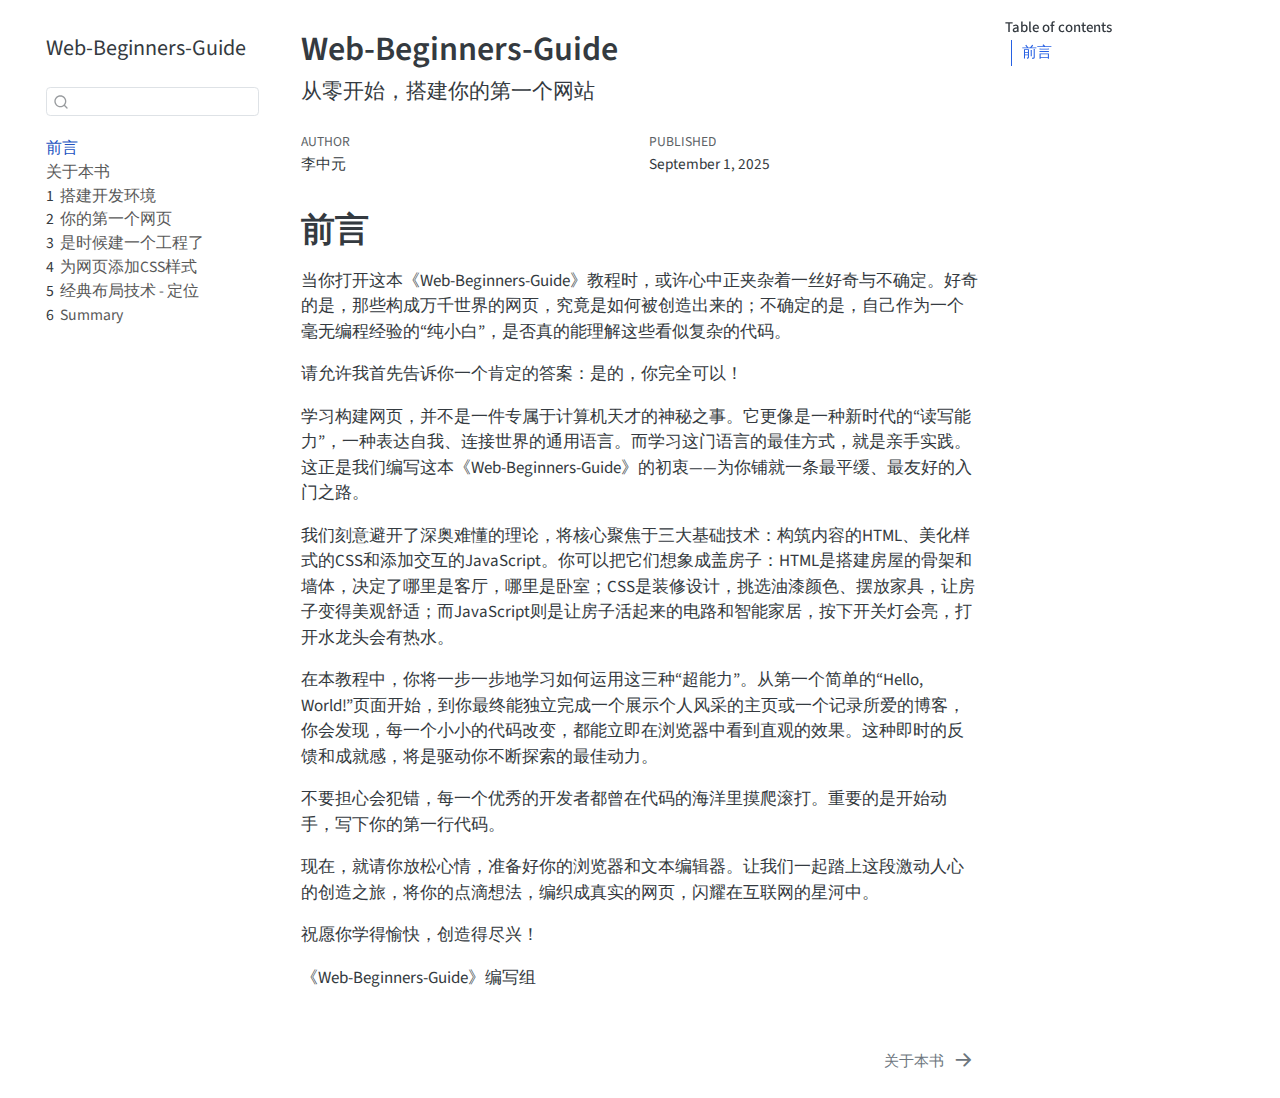
<file: index.html>
<!DOCTYPE html>
<html xmlns="http://www.w3.org/1999/xhtml" lang="en" xml:lang="en"><head>

<meta charset="utf-8">
<meta name="generator" content="quarto-1.4.552">

<meta name="viewport" content="width=device-width, initial-scale=1.0, user-scalable=yes">

<meta name="author" content="李中元">
<meta name="dcterms.date" content="2025-09-01">

<title>Web-Beginners-Guide</title>
<style>
code{white-space: pre-wrap;}
span.smallcaps{font-variant: small-caps;}
div.columns{display: flex; gap: min(4vw, 1.5em);}
div.column{flex: auto; overflow-x: auto;}
div.hanging-indent{margin-left: 1.5em; text-indent: -1.5em;}
ul.task-list{list-style: none;}
ul.task-list li input[type="checkbox"] {
  width: 0.8em;
  margin: 0 0.8em 0.2em -1em; /* quarto-specific, see https://github.com/quarto-dev/quarto-cli/issues/4556 */ 
  vertical-align: middle;
}
</style>


<script src="site_libs/quarto-nav/quarto-nav.js"></script>
<script src="site_libs/quarto-nav/headroom.min.js"></script>
<script src="site_libs/clipboard/clipboard.min.js"></script>
<script src="site_libs/quarto-search/autocomplete.umd.js"></script>
<script src="site_libs/quarto-search/fuse.min.js"></script>
<script src="site_libs/quarto-search/quarto-search.js"></script>
<meta name="quarto:offset" content="./">
<link href="./intro.html" rel="next">
<script src="site_libs/quarto-html/quarto.js"></script>
<script src="site_libs/quarto-html/popper.min.js"></script>
<script src="site_libs/quarto-html/tippy.umd.min.js"></script>
<script src="site_libs/quarto-html/anchor.min.js"></script>
<link href="site_libs/quarto-html/tippy.css" rel="stylesheet">
<link href="site_libs/quarto-html/quarto-syntax-highlighting.css" rel="stylesheet" id="quarto-text-highlighting-styles">
<script src="site_libs/bootstrap/bootstrap.min.js"></script>
<link href="site_libs/bootstrap/bootstrap-icons.css" rel="stylesheet">
<link href="site_libs/bootstrap/bootstrap.min.css" rel="stylesheet" id="quarto-bootstrap" data-mode="light">
<script id="quarto-search-options" type="application/json">{
  "location": "sidebar",
  "copy-button": false,
  "collapse-after": 3,
  "panel-placement": "start",
  "type": "textbox",
  "limit": 50,
  "keyboard-shortcut": [
    "f",
    "/",
    "s"
  ],
  "show-item-context": false,
  "language": {
    "search-no-results-text": "No results",
    "search-matching-documents-text": "matching documents",
    "search-copy-link-title": "Copy link to search",
    "search-hide-matches-text": "Hide additional matches",
    "search-more-match-text": "more match in this document",
    "search-more-matches-text": "more matches in this document",
    "search-clear-button-title": "Clear",
    "search-text-placeholder": "",
    "search-detached-cancel-button-title": "Cancel",
    "search-submit-button-title": "Submit",
    "search-label": "Search"
  }
}</script>


</head>

<body class="nav-sidebar floating">

<div id="quarto-search-results"></div>
  <header id="quarto-header" class="headroom fixed-top">
  <nav class="quarto-secondary-nav">
    <div class="container-fluid d-flex">
      <button type="button" class="quarto-btn-toggle btn" data-bs-toggle="collapse" data-bs-target=".quarto-sidebar-collapse-item" aria-controls="quarto-sidebar" aria-expanded="false" aria-label="Toggle sidebar navigation" onclick="if (window.quartoToggleHeadroom) { window.quartoToggleHeadroom(); }">
        <i class="bi bi-layout-text-sidebar-reverse"></i>
      </button>
        <nav class="quarto-page-breadcrumbs" aria-label="breadcrumb"><ol class="breadcrumb"><li class="breadcrumb-item"><a href="./index.html">前言</a></li></ol></nav>
        <a class="flex-grow-1" role="button" data-bs-toggle="collapse" data-bs-target=".quarto-sidebar-collapse-item" aria-controls="quarto-sidebar" aria-expanded="false" aria-label="Toggle sidebar navigation" onclick="if (window.quartoToggleHeadroom) { window.quartoToggleHeadroom(); }">      
        </a>
      <button type="button" class="btn quarto-search-button" aria-label="" onclick="window.quartoOpenSearch();">
        <i class="bi bi-search"></i>
      </button>
    </div>
  </nav>
</header>
<!-- content -->
<div id="quarto-content" class="quarto-container page-columns page-rows-contents page-layout-article">
<!-- sidebar -->
  <nav id="quarto-sidebar" class="sidebar collapse collapse-horizontal quarto-sidebar-collapse-item sidebar-navigation floating overflow-auto">
    <div class="pt-lg-2 mt-2 text-left sidebar-header">
    <div class="sidebar-title mb-0 py-0">
      <a href="./">Web-Beginners-Guide</a> 
    </div>
      </div>
        <div class="mt-2 flex-shrink-0 align-items-center">
        <div class="sidebar-search">
        <div id="quarto-search" class="" title="Search"></div>
        </div>
        </div>
    <div class="sidebar-menu-container"> 
    <ul class="list-unstyled mt-1">
        <li class="sidebar-item">
  <div class="sidebar-item-container"> 
  <a href="./index.html" class="sidebar-item-text sidebar-link active">
 <span class="menu-text">前言</span></a>
  </div>
</li>
        <li class="sidebar-item">
  <div class="sidebar-item-container"> 
  <a href="./intro.html" class="sidebar-item-text sidebar-link">
 <span class="menu-text">关于本书</span></a>
  </div>
</li>
        <li class="sidebar-item">
  <div class="sidebar-item-container"> 
  <a href="./chapter1.html" class="sidebar-item-text sidebar-link">
 <span class="menu-text"><span class="chapter-number">1</span>&nbsp; <span class="chapter-title">搭建开发环境</span></span></a>
  </div>
</li>
        <li class="sidebar-item">
  <div class="sidebar-item-container"> 
  <a href="./chapter2.html" class="sidebar-item-text sidebar-link">
 <span class="menu-text"><span class="chapter-number">2</span>&nbsp; <span class="chapter-title">你的第一个网页</span></span></a>
  </div>
</li>
        <li class="sidebar-item">
  <div class="sidebar-item-container"> 
  <a href="./chapter3.html" class="sidebar-item-text sidebar-link">
 <span class="menu-text"><span class="chapter-number">3</span>&nbsp; <span class="chapter-title">是时候建一个工程了</span></span></a>
  </div>
</li>
        <li class="sidebar-item">
  <div class="sidebar-item-container"> 
  <a href="./chapter4.html" class="sidebar-item-text sidebar-link">
 <span class="menu-text"><span class="chapter-number">4</span>&nbsp; <span class="chapter-title">为网页添加CSS样式</span></span></a>
  </div>
</li>
        <li class="sidebar-item">
  <div class="sidebar-item-container"> 
  <a href="./chapter5.html" class="sidebar-item-text sidebar-link">
 <span class="menu-text"><span class="chapter-number">5</span>&nbsp; <span class="chapter-title">经典布局技术 - 定位</span></span></a>
  </div>
</li>
        <li class="sidebar-item">
  <div class="sidebar-item-container"> 
  <a href="./summary.html" class="sidebar-item-text sidebar-link">
 <span class="menu-text"><span class="chapter-number">6</span>&nbsp; <span class="chapter-title">Summary</span></span></a>
  </div>
</li>
    </ul>
    </div>
</nav>
<div id="quarto-sidebar-glass" class="quarto-sidebar-collapse-item" data-bs-toggle="collapse" data-bs-target=".quarto-sidebar-collapse-item"></div>
<!-- margin-sidebar -->
    <div id="quarto-margin-sidebar" class="sidebar margin-sidebar">
        <nav id="TOC" role="doc-toc" class="toc-active">
    <h2 id="toc-title">Table of contents</h2>
   
  <ul>
  <li><a href="#前言" id="toc-前言" class="nav-link active" data-scroll-target="#前言">前言</a></li>
  </ul>
</nav>
    </div>
<!-- main -->
<main class="content" id="quarto-document-content">

<header id="title-block-header" class="quarto-title-block default">
<div class="quarto-title">
<h1 class="title">Web-Beginners-Guide</h1>
<p class="subtitle lead">从零开始，搭建你的第一个网站</p>
</div>



<div class="quarto-title-meta">

    <div>
    <div class="quarto-title-meta-heading">Author</div>
    <div class="quarto-title-meta-contents">
             <p>李中元 </p>
          </div>
  </div>
    
    <div>
    <div class="quarto-title-meta-heading">Published</div>
    <div class="quarto-title-meta-contents">
      <p class="date">September 1, 2025</p>
    </div>
  </div>
  
    
  </div>
  


</header>


<section id="前言" class="level1 unnumbered">
<h1 class="unnumbered">前言</h1>
<p>当你打开这本《Web-Beginners-Guide》教程时，或许心中正夹杂着一丝好奇与不确定。好奇的是，那些构成万千世界的网页，究竟是如何被创造出来的；不确定的是，自己作为一个毫无编程经验的“纯小白”，是否真的能理解这些看似复杂的代码。</p>
<p>请允许我首先告诉你一个肯定的答案：是的，你完全可以！</p>
<p>学习构建网页，并不是一件专属于计算机天才的神秘之事。它更像是一种新时代的“读写能力”，一种表达自我、连接世界的通用语言。而学习这门语言的最佳方式，就是亲手实践。这正是我们编写这本《Web-Beginners-Guide》的初衷——为你铺就一条最平缓、最友好的入门之路。</p>
<p>我们刻意避开了深奥难懂的理论，将核心聚焦于三大基础技术：构筑内容的HTML、美化样式的CSS和添加交互的JavaScript。你可以把它们想象成盖房子：HTML是搭建房屋的骨架和墙体，决定了哪里是客厅，哪里是卧室；CSS是装修设计，挑选油漆颜色、摆放家具，让房子变得美观舒适；而JavaScript则是让房子活起来的电路和智能家居，按下开关灯会亮，打开水龙头会有热水。</p>
<p>在本教程中，你将一步一步地学习如何运用这三种“超能力”。从第一个简单的“Hello, World!”页面开始，到你最终能独立完成一个展示个人风采的主页或一个记录所爱的博客，你会发现，每一个小小的代码改变，都能立即在浏览器中看到直观的效果。这种即时的反馈和成就感，将是驱动你不断探索的最佳动力。</p>
<p>不要担心会犯错，每一个优秀的开发者都曾在代码的海洋里摸爬滚打。重要的是开始动手，写下你的第一行代码。</p>
<p>现在，就请你放松心情，准备好你的浏览器和文本编辑器。让我们一起踏上这段激动人心的创造之旅，将你的点滴想法，编织成真实的网页，闪耀在互联网的星河中。</p>
<p>祝愿你学得愉快，创造得尽兴！</p>
<p>《Web-Beginners-Guide》编写组</p>


</section>

</main> <!-- /main -->
<script id="quarto-html-after-body" type="application/javascript">
window.document.addEventListener("DOMContentLoaded", function (event) {
  const toggleBodyColorMode = (bsSheetEl) => {
    const mode = bsSheetEl.getAttribute("data-mode");
    const bodyEl = window.document.querySelector("body");
    if (mode === "dark") {
      bodyEl.classList.add("quarto-dark");
      bodyEl.classList.remove("quarto-light");
    } else {
      bodyEl.classList.add("quarto-light");
      bodyEl.classList.remove("quarto-dark");
    }
  }
  const toggleBodyColorPrimary = () => {
    const bsSheetEl = window.document.querySelector("link#quarto-bootstrap");
    if (bsSheetEl) {
      toggleBodyColorMode(bsSheetEl);
    }
  }
  toggleBodyColorPrimary();  
  const icon = "";
  const anchorJS = new window.AnchorJS();
  anchorJS.options = {
    placement: 'right',
    icon: icon
  };
  anchorJS.add('.anchored');
  const isCodeAnnotation = (el) => {
    for (const clz of el.classList) {
      if (clz.startsWith('code-annotation-')) {                     
        return true;
      }
    }
    return false;
  }
  const clipboard = new window.ClipboardJS('.code-copy-button', {
    text: function(trigger) {
      const codeEl = trigger.previousElementSibling.cloneNode(true);
      for (const childEl of codeEl.children) {
        if (isCodeAnnotation(childEl)) {
          childEl.remove();
        }
      }
      return codeEl.innerText;
    }
  });
  clipboard.on('success', function(e) {
    // button target
    const button = e.trigger;
    // don't keep focus
    button.blur();
    // flash "checked"
    button.classList.add('code-copy-button-checked');
    var currentTitle = button.getAttribute("title");
    button.setAttribute("title", "Copied!");
    let tooltip;
    if (window.bootstrap) {
      button.setAttribute("data-bs-toggle", "tooltip");
      button.setAttribute("data-bs-placement", "left");
      button.setAttribute("data-bs-title", "Copied!");
      tooltip = new bootstrap.Tooltip(button, 
        { trigger: "manual", 
          customClass: "code-copy-button-tooltip",
          offset: [0, -8]});
      tooltip.show();    
    }
    setTimeout(function() {
      if (tooltip) {
        tooltip.hide();
        button.removeAttribute("data-bs-title");
        button.removeAttribute("data-bs-toggle");
        button.removeAttribute("data-bs-placement");
      }
      button.setAttribute("title", currentTitle);
      button.classList.remove('code-copy-button-checked');
    }, 1000);
    // clear code selection
    e.clearSelection();
  });
    var localhostRegex = new RegExp(/^(?:http|https):\/\/localhost\:?[0-9]*\//);
    var mailtoRegex = new RegExp(/^mailto:/);
      var filterRegex = new RegExp('/' + window.location.host + '/');
    var isInternal = (href) => {
        return filterRegex.test(href) || localhostRegex.test(href) || mailtoRegex.test(href);
    }
    // Inspect non-navigation links and adorn them if external
 	var links = window.document.querySelectorAll('a[href]:not(.nav-link):not(.navbar-brand):not(.toc-action):not(.sidebar-link):not(.sidebar-item-toggle):not(.pagination-link):not(.no-external):not([aria-hidden]):not(.dropdown-item):not(.quarto-navigation-tool)');
    for (var i=0; i<links.length; i++) {
      const link = links[i];
      if (!isInternal(link.href)) {
        // undo the damage that might have been done by quarto-nav.js in the case of
        // links that we want to consider external
        if (link.dataset.originalHref !== undefined) {
          link.href = link.dataset.originalHref;
        }
      }
    }
  function tippyHover(el, contentFn, onTriggerFn, onUntriggerFn) {
    const config = {
      allowHTML: true,
      maxWidth: 500,
      delay: 100,
      arrow: false,
      appendTo: function(el) {
          return el.parentElement;
      },
      interactive: true,
      interactiveBorder: 10,
      theme: 'quarto',
      placement: 'bottom-start',
    };
    if (contentFn) {
      config.content = contentFn;
    }
    if (onTriggerFn) {
      config.onTrigger = onTriggerFn;
    }
    if (onUntriggerFn) {
      config.onUntrigger = onUntriggerFn;
    }
    window.tippy(el, config); 
  }
  const noterefs = window.document.querySelectorAll('a[role="doc-noteref"]');
  for (var i=0; i<noterefs.length; i++) {
    const ref = noterefs[i];
    tippyHover(ref, function() {
      // use id or data attribute instead here
      let href = ref.getAttribute('data-footnote-href') || ref.getAttribute('href');
      try { href = new URL(href).hash; } catch {}
      const id = href.replace(/^#\/?/, "");
      const note = window.document.getElementById(id);
      if (note) {
        return note.innerHTML;
      } else {
        return "";
      }
    });
  }
  const xrefs = window.document.querySelectorAll('a.quarto-xref');
  const processXRef = (id, note) => {
    // Strip column container classes
    const stripColumnClz = (el) => {
      el.classList.remove("page-full", "page-columns");
      if (el.children) {
        for (const child of el.children) {
          stripColumnClz(child);
        }
      }
    }
    stripColumnClz(note)
    if (id === null || id.startsWith('sec-')) {
      // Special case sections, only their first couple elements
      const container = document.createElement("div");
      if (note.children && note.children.length > 2) {
        container.appendChild(note.children[0].cloneNode(true));
        for (let i = 1; i < note.children.length; i++) {
          const child = note.children[i];
          if (child.tagName === "P" && child.innerText === "") {
            continue;
          } else {
            container.appendChild(child.cloneNode(true));
            break;
          }
        }
        if (window.Quarto?.typesetMath) {
          window.Quarto.typesetMath(container);
        }
        return container.innerHTML
      } else {
        if (window.Quarto?.typesetMath) {
          window.Quarto.typesetMath(note);
        }
        return note.innerHTML;
      }
    } else {
      // Remove any anchor links if they are present
      const anchorLink = note.querySelector('a.anchorjs-link');
      if (anchorLink) {
        anchorLink.remove();
      }
      if (window.Quarto?.typesetMath) {
        window.Quarto.typesetMath(note);
      }
      // TODO in 1.5, we should make sure this works without a callout special case
      if (note.classList.contains("callout")) {
        return note.outerHTML;
      } else {
        return note.innerHTML;
      }
    }
  }
  for (var i=0; i<xrefs.length; i++) {
    const xref = xrefs[i];
    tippyHover(xref, undefined, function(instance) {
      instance.disable();
      let url = xref.getAttribute('href');
      let hash = undefined; 
      if (url.startsWith('#')) {
        hash = url;
      } else {
        try { hash = new URL(url).hash; } catch {}
      }
      if (hash) {
        const id = hash.replace(/^#\/?/, "");
        const note = window.document.getElementById(id);
        if (note !== null) {
          try {
            const html = processXRef(id, note.cloneNode(true));
            instance.setContent(html);
          } finally {
            instance.enable();
            instance.show();
          }
        } else {
          // See if we can fetch this
          fetch(url.split('#')[0])
          .then(res => res.text())
          .then(html => {
            const parser = new DOMParser();
            const htmlDoc = parser.parseFromString(html, "text/html");
            const note = htmlDoc.getElementById(id);
            if (note !== null) {
              const html = processXRef(id, note);
              instance.setContent(html);
            } 
          }).finally(() => {
            instance.enable();
            instance.show();
          });
        }
      } else {
        // See if we can fetch a full url (with no hash to target)
        // This is a special case and we should probably do some content thinning / targeting
        fetch(url)
        .then(res => res.text())
        .then(html => {
          const parser = new DOMParser();
          const htmlDoc = parser.parseFromString(html, "text/html");
          const note = htmlDoc.querySelector('main.content');
          if (note !== null) {
            // This should only happen for chapter cross references
            // (since there is no id in the URL)
            // remove the first header
            if (note.children.length > 0 && note.children[0].tagName === "HEADER") {
              note.children[0].remove();
            }
            const html = processXRef(null, note);
            instance.setContent(html);
          } 
        }).finally(() => {
          instance.enable();
          instance.show();
        });
      }
    }, function(instance) {
    });
  }
      let selectedAnnoteEl;
      const selectorForAnnotation = ( cell, annotation) => {
        let cellAttr = 'data-code-cell="' + cell + '"';
        let lineAttr = 'data-code-annotation="' +  annotation + '"';
        const selector = 'span[' + cellAttr + '][' + lineAttr + ']';
        return selector;
      }
      const selectCodeLines = (annoteEl) => {
        const doc = window.document;
        const targetCell = annoteEl.getAttribute("data-target-cell");
        const targetAnnotation = annoteEl.getAttribute("data-target-annotation");
        const annoteSpan = window.document.querySelector(selectorForAnnotation(targetCell, targetAnnotation));
        const lines = annoteSpan.getAttribute("data-code-lines").split(",");
        const lineIds = lines.map((line) => {
          return targetCell + "-" + line;
        })
        let top = null;
        let height = null;
        let parent = null;
        if (lineIds.length > 0) {
            //compute the position of the single el (top and bottom and make a div)
            const el = window.document.getElementById(lineIds[0]);
            top = el.offsetTop;
            height = el.offsetHeight;
            parent = el.parentElement.parentElement;
          if (lineIds.length > 1) {
            const lastEl = window.document.getElementById(lineIds[lineIds.length - 1]);
            const bottom = lastEl.offsetTop + lastEl.offsetHeight;
            height = bottom - top;
          }
          if (top !== null && height !== null && parent !== null) {
            // cook up a div (if necessary) and position it 
            let div = window.document.getElementById("code-annotation-line-highlight");
            if (div === null) {
              div = window.document.createElement("div");
              div.setAttribute("id", "code-annotation-line-highlight");
              div.style.position = 'absolute';
              parent.appendChild(div);
            }
            div.style.top = top - 2 + "px";
            div.style.height = height + 4 + "px";
            div.style.left = 0;
            let gutterDiv = window.document.getElementById("code-annotation-line-highlight-gutter");
            if (gutterDiv === null) {
              gutterDiv = window.document.createElement("div");
              gutterDiv.setAttribute("id", "code-annotation-line-highlight-gutter");
              gutterDiv.style.position = 'absolute';
              const codeCell = window.document.getElementById(targetCell);
              const gutter = codeCell.querySelector('.code-annotation-gutter');
              gutter.appendChild(gutterDiv);
            }
            gutterDiv.style.top = top - 2 + "px";
            gutterDiv.style.height = height + 4 + "px";
          }
          selectedAnnoteEl = annoteEl;
        }
      };
      const unselectCodeLines = () => {
        const elementsIds = ["code-annotation-line-highlight", "code-annotation-line-highlight-gutter"];
        elementsIds.forEach((elId) => {
          const div = window.document.getElementById(elId);
          if (div) {
            div.remove();
          }
        });
        selectedAnnoteEl = undefined;
      };
        // Handle positioning of the toggle
    window.addEventListener(
      "resize",
      throttle(() => {
        elRect = undefined;
        if (selectedAnnoteEl) {
          selectCodeLines(selectedAnnoteEl);
        }
      }, 10)
    );
    function throttle(fn, ms) {
    let throttle = false;
    let timer;
      return (...args) => {
        if(!throttle) { // first call gets through
            fn.apply(this, args);
            throttle = true;
        } else { // all the others get throttled
            if(timer) clearTimeout(timer); // cancel #2
            timer = setTimeout(() => {
              fn.apply(this, args);
              timer = throttle = false;
            }, ms);
        }
      };
    }
      // Attach click handler to the DT
      const annoteDls = window.document.querySelectorAll('dt[data-target-cell]');
      for (const annoteDlNode of annoteDls) {
        annoteDlNode.addEventListener('click', (event) => {
          const clickedEl = event.target;
          if (clickedEl !== selectedAnnoteEl) {
            unselectCodeLines();
            const activeEl = window.document.querySelector('dt[data-target-cell].code-annotation-active');
            if (activeEl) {
              activeEl.classList.remove('code-annotation-active');
            }
            selectCodeLines(clickedEl);
            clickedEl.classList.add('code-annotation-active');
          } else {
            // Unselect the line
            unselectCodeLines();
            clickedEl.classList.remove('code-annotation-active');
          }
        });
      }
  const findCites = (el) => {
    const parentEl = el.parentElement;
    if (parentEl) {
      const cites = parentEl.dataset.cites;
      if (cites) {
        return {
          el,
          cites: cites.split(' ')
        };
      } else {
        return findCites(el.parentElement)
      }
    } else {
      return undefined;
    }
  };
  var bibliorefs = window.document.querySelectorAll('a[role="doc-biblioref"]');
  for (var i=0; i<bibliorefs.length; i++) {
    const ref = bibliorefs[i];
    const citeInfo = findCites(ref);
    if (citeInfo) {
      tippyHover(citeInfo.el, function() {
        var popup = window.document.createElement('div');
        citeInfo.cites.forEach(function(cite) {
          var citeDiv = window.document.createElement('div');
          citeDiv.classList.add('hanging-indent');
          citeDiv.classList.add('csl-entry');
          var biblioDiv = window.document.getElementById('ref-' + cite);
          if (biblioDiv) {
            citeDiv.innerHTML = biblioDiv.innerHTML;
          }
          popup.appendChild(citeDiv);
        });
        return popup.innerHTML;
      });
    }
  }
});
</script>
<nav class="page-navigation">
  <div class="nav-page nav-page-previous">
  </div>
  <div class="nav-page nav-page-next">
      <a href="./intro.html" class="pagination-link" aria-label="关于本书">
        <span class="nav-page-text">关于本书</span> <i class="bi bi-arrow-right-short"></i>
      </a>
  </div>
</nav>
</div> <!-- /content -->




</body></html>
</file>
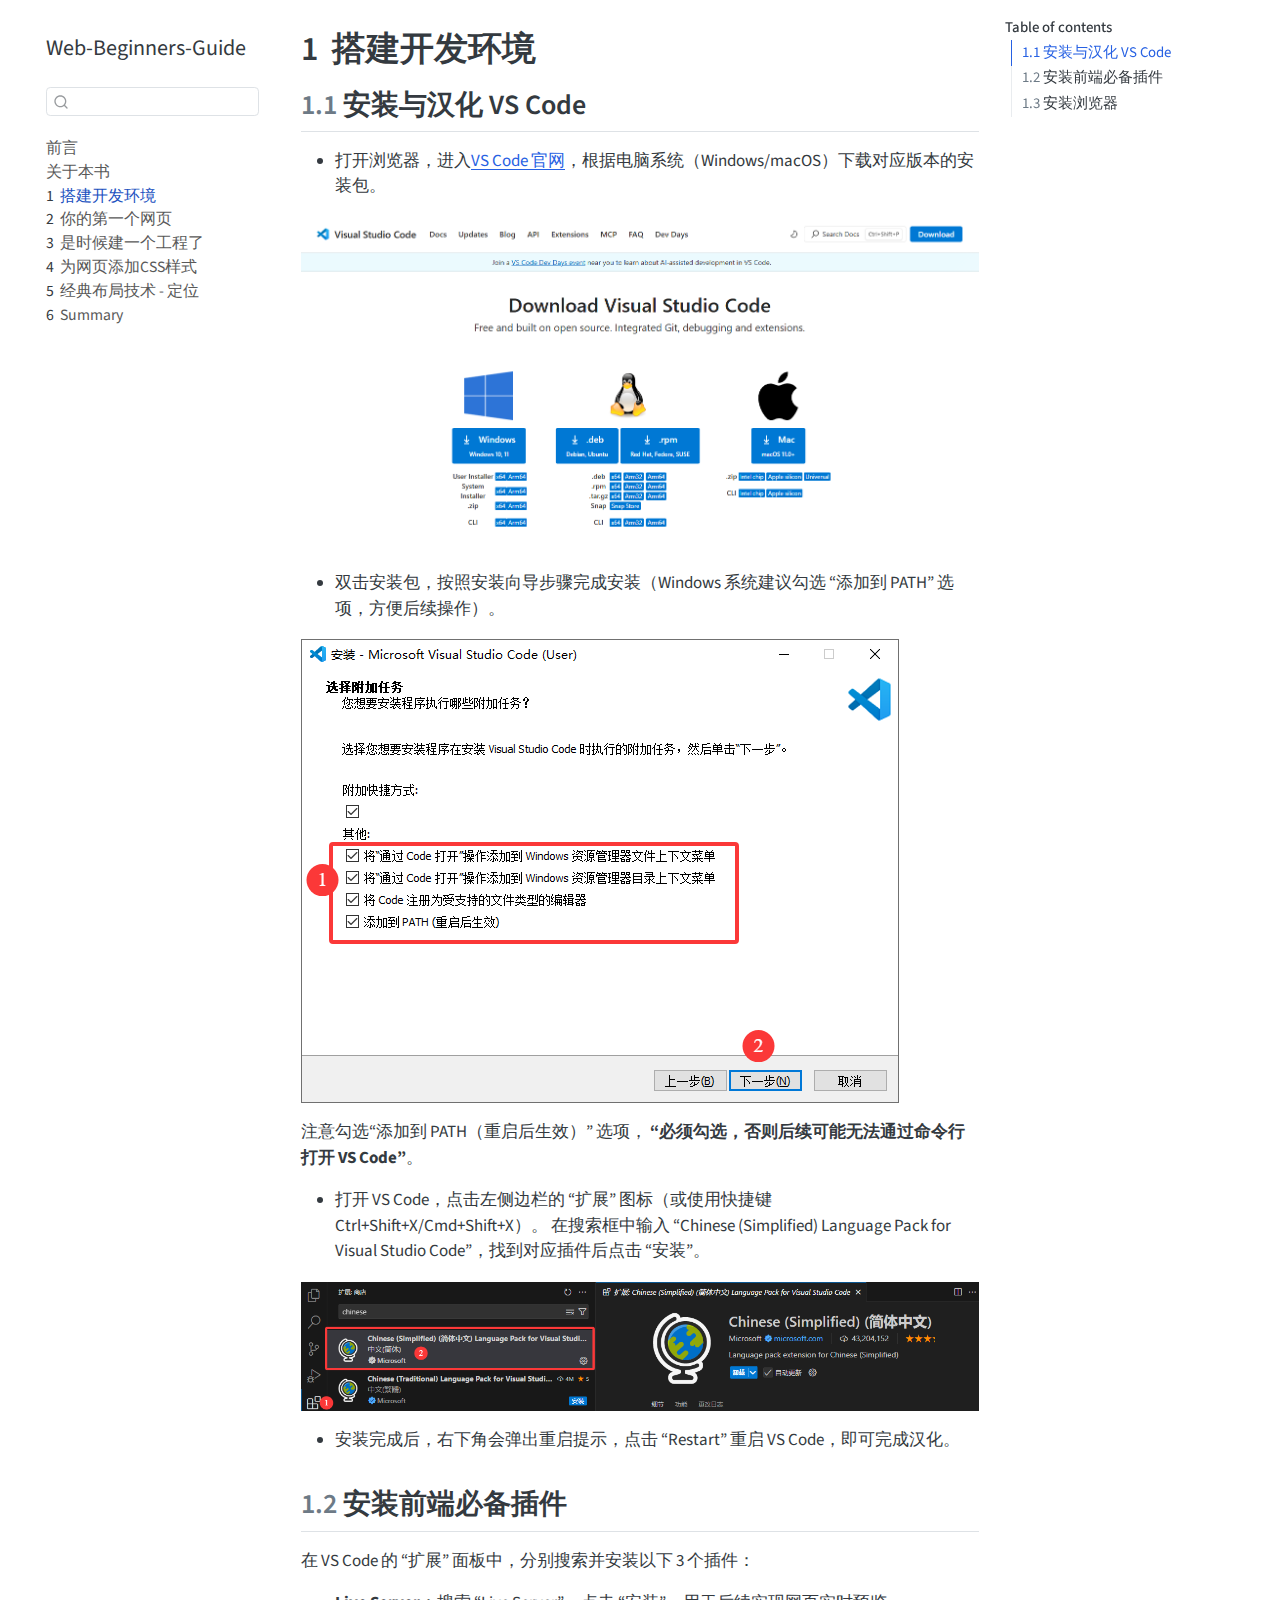
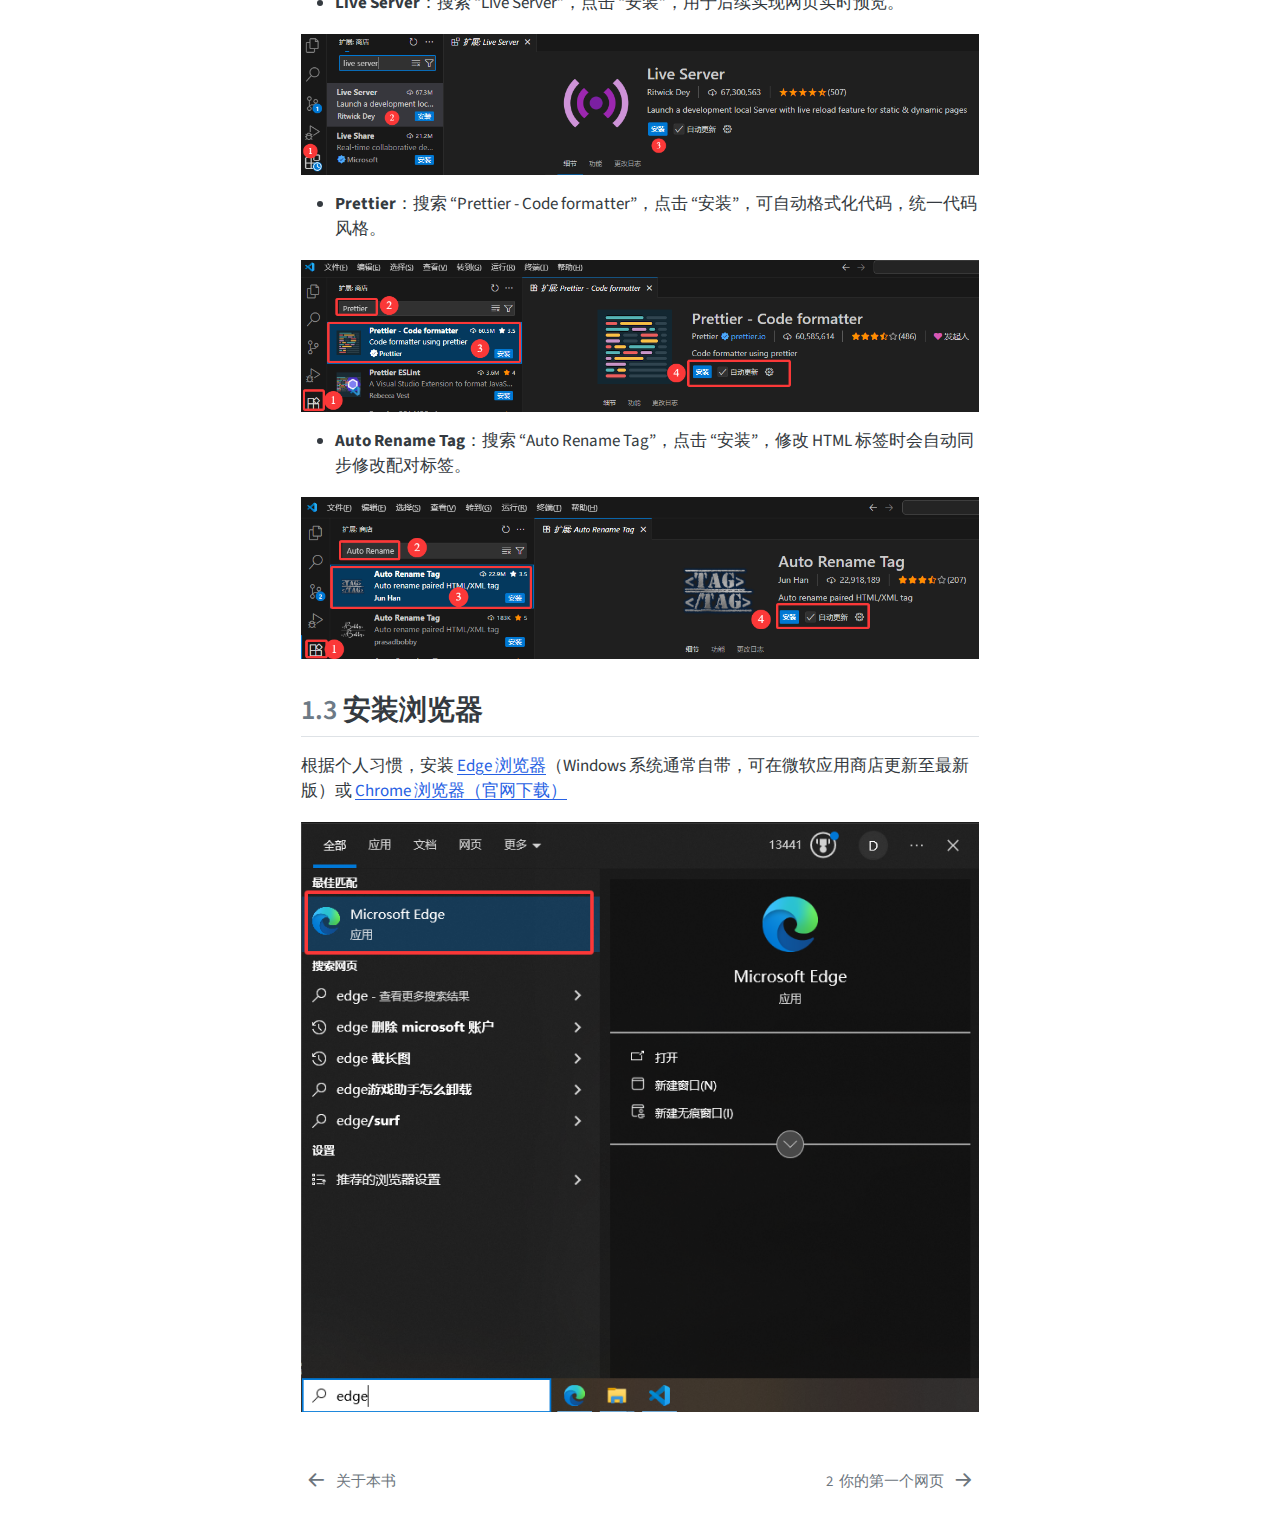
<file: chapter1.html>
<!DOCTYPE html>
<html xmlns="http://www.w3.org/1999/xhtml" lang="en" xml:lang="en"><head>

<meta charset="utf-8">
<meta name="generator" content="quarto-1.4.552">

<meta name="viewport" content="width=device-width, initial-scale=1.0, user-scalable=yes">


<title>Web-Beginners-Guide - 1&nbsp; 搭建开发环境</title>
<style>
code{white-space: pre-wrap;}
span.smallcaps{font-variant: small-caps;}
div.columns{display: flex; gap: min(4vw, 1.5em);}
div.column{flex: auto; overflow-x: auto;}
div.hanging-indent{margin-left: 1.5em; text-indent: -1.5em;}
ul.task-list{list-style: none;}
ul.task-list li input[type="checkbox"] {
  width: 0.8em;
  margin: 0 0.8em 0.2em -1em; /* quarto-specific, see https://github.com/quarto-dev/quarto-cli/issues/4556 */ 
  vertical-align: middle;
}
</style>


<script src="site_libs/quarto-nav/quarto-nav.js"></script>
<script src="site_libs/quarto-nav/headroom.min.js"></script>
<script src="site_libs/clipboard/clipboard.min.js"></script>
<script src="site_libs/quarto-search/autocomplete.umd.js"></script>
<script src="site_libs/quarto-search/fuse.min.js"></script>
<script src="site_libs/quarto-search/quarto-search.js"></script>
<meta name="quarto:offset" content="./">
<link href="./chapter2.html" rel="next">
<link href="./intro.html" rel="prev">
<script src="site_libs/quarto-html/quarto.js"></script>
<script src="site_libs/quarto-html/popper.min.js"></script>
<script src="site_libs/quarto-html/tippy.umd.min.js"></script>
<script src="site_libs/quarto-html/anchor.min.js"></script>
<link href="site_libs/quarto-html/tippy.css" rel="stylesheet">
<link href="site_libs/quarto-html/quarto-syntax-highlighting.css" rel="stylesheet" id="quarto-text-highlighting-styles">
<script src="site_libs/bootstrap/bootstrap.min.js"></script>
<link href="site_libs/bootstrap/bootstrap-icons.css" rel="stylesheet">
<link href="site_libs/bootstrap/bootstrap.min.css" rel="stylesheet" id="quarto-bootstrap" data-mode="light">
<script id="quarto-search-options" type="application/json">{
  "location": "sidebar",
  "copy-button": false,
  "collapse-after": 3,
  "panel-placement": "start",
  "type": "textbox",
  "limit": 50,
  "keyboard-shortcut": [
    "f",
    "/",
    "s"
  ],
  "show-item-context": false,
  "language": {
    "search-no-results-text": "No results",
    "search-matching-documents-text": "matching documents",
    "search-copy-link-title": "Copy link to search",
    "search-hide-matches-text": "Hide additional matches",
    "search-more-match-text": "more match in this document",
    "search-more-matches-text": "more matches in this document",
    "search-clear-button-title": "Clear",
    "search-text-placeholder": "",
    "search-detached-cancel-button-title": "Cancel",
    "search-submit-button-title": "Submit",
    "search-label": "Search"
  }
}</script>


</head>

<body class="nav-sidebar floating">

<div id="quarto-search-results"></div>
  <header id="quarto-header" class="headroom fixed-top">
  <nav class="quarto-secondary-nav">
    <div class="container-fluid d-flex">
      <button type="button" class="quarto-btn-toggle btn" data-bs-toggle="collapse" data-bs-target=".quarto-sidebar-collapse-item" aria-controls="quarto-sidebar" aria-expanded="false" aria-label="Toggle sidebar navigation" onclick="if (window.quartoToggleHeadroom) { window.quartoToggleHeadroom(); }">
        <i class="bi bi-layout-text-sidebar-reverse"></i>
      </button>
        <nav class="quarto-page-breadcrumbs" aria-label="breadcrumb"><ol class="breadcrumb"><li class="breadcrumb-item"><a href="./chapter1.html"><span class="chapter-number">1</span>&nbsp; <span class="chapter-title">搭建开发环境</span></a></li></ol></nav>
        <a class="flex-grow-1" role="button" data-bs-toggle="collapse" data-bs-target=".quarto-sidebar-collapse-item" aria-controls="quarto-sidebar" aria-expanded="false" aria-label="Toggle sidebar navigation" onclick="if (window.quartoToggleHeadroom) { window.quartoToggleHeadroom(); }">      
        </a>
      <button type="button" class="btn quarto-search-button" aria-label="" onclick="window.quartoOpenSearch();">
        <i class="bi bi-search"></i>
      </button>
    </div>
  </nav>
</header>
<!-- content -->
<div id="quarto-content" class="quarto-container page-columns page-rows-contents page-layout-article">
<!-- sidebar -->
  <nav id="quarto-sidebar" class="sidebar collapse collapse-horizontal quarto-sidebar-collapse-item sidebar-navigation floating overflow-auto">
    <div class="pt-lg-2 mt-2 text-left sidebar-header">
    <div class="sidebar-title mb-0 py-0">
      <a href="./">Web-Beginners-Guide</a> 
    </div>
      </div>
        <div class="mt-2 flex-shrink-0 align-items-center">
        <div class="sidebar-search">
        <div id="quarto-search" class="" title="Search"></div>
        </div>
        </div>
    <div class="sidebar-menu-container"> 
    <ul class="list-unstyled mt-1">
        <li class="sidebar-item">
  <div class="sidebar-item-container"> 
  <a href="./index.html" class="sidebar-item-text sidebar-link">
 <span class="menu-text">前言</span></a>
  </div>
</li>
        <li class="sidebar-item">
  <div class="sidebar-item-container"> 
  <a href="./intro.html" class="sidebar-item-text sidebar-link">
 <span class="menu-text">关于本书</span></a>
  </div>
</li>
        <li class="sidebar-item">
  <div class="sidebar-item-container"> 
  <a href="./chapter1.html" class="sidebar-item-text sidebar-link active">
 <span class="menu-text"><span class="chapter-number">1</span>&nbsp; <span class="chapter-title">搭建开发环境</span></span></a>
  </div>
</li>
        <li class="sidebar-item">
  <div class="sidebar-item-container"> 
  <a href="./chapter2.html" class="sidebar-item-text sidebar-link">
 <span class="menu-text"><span class="chapter-number">2</span>&nbsp; <span class="chapter-title">你的第一个网页</span></span></a>
  </div>
</li>
        <li class="sidebar-item">
  <div class="sidebar-item-container"> 
  <a href="./chapter3.html" class="sidebar-item-text sidebar-link">
 <span class="menu-text"><span class="chapter-number">3</span>&nbsp; <span class="chapter-title">是时候建一个工程了</span></span></a>
  </div>
</li>
        <li class="sidebar-item">
  <div class="sidebar-item-container"> 
  <a href="./chapter4.html" class="sidebar-item-text sidebar-link">
 <span class="menu-text"><span class="chapter-number">4</span>&nbsp; <span class="chapter-title">为网页添加CSS样式</span></span></a>
  </div>
</li>
        <li class="sidebar-item">
  <div class="sidebar-item-container"> 
  <a href="./chapter5.html" class="sidebar-item-text sidebar-link">
 <span class="menu-text"><span class="chapter-number">5</span>&nbsp; <span class="chapter-title">经典布局技术 - 定位</span></span></a>
  </div>
</li>
        <li class="sidebar-item">
  <div class="sidebar-item-container"> 
  <a href="./summary.html" class="sidebar-item-text sidebar-link">
 <span class="menu-text"><span class="chapter-number">6</span>&nbsp; <span class="chapter-title">Summary</span></span></a>
  </div>
</li>
    </ul>
    </div>
</nav>
<div id="quarto-sidebar-glass" class="quarto-sidebar-collapse-item" data-bs-toggle="collapse" data-bs-target=".quarto-sidebar-collapse-item"></div>
<!-- margin-sidebar -->
    <div id="quarto-margin-sidebar" class="sidebar margin-sidebar">
        <nav id="TOC" role="doc-toc" class="toc-active">
    <h2 id="toc-title">Table of contents</h2>
   
  <ul>
  <li><a href="#安装与汉化-vs-code" id="toc-安装与汉化-vs-code" class="nav-link active" data-scroll-target="#安装与汉化-vs-code"><span class="header-section-number">1.1</span> 安装与汉化 VS Code</a></li>
  <li><a href="#安装前端必备插件" id="toc-安装前端必备插件" class="nav-link" data-scroll-target="#安装前端必备插件"><span class="header-section-number">1.2</span> 安装前端必备插件</a></li>
  <li><a href="#安装浏览器" id="toc-安装浏览器" class="nav-link" data-scroll-target="#安装浏览器"><span class="header-section-number">1.3</span> 安装浏览器</a></li>
  </ul>
</nav>
    </div>
<!-- main -->
<main class="content" id="quarto-document-content">

<header id="title-block-header" class="quarto-title-block default">
<div class="quarto-title">
<h1 class="title"><span class="chapter-number">1</span>&nbsp; <span class="chapter-title">搭建开发环境</span></h1>
</div>



<div class="quarto-title-meta">

    
  
    
  </div>
  


</header>


<section id="安装与汉化-vs-code" class="level2" data-number="1.1">
<h2 data-number="1.1" class="anchored" data-anchor-id="安装与汉化-vs-code"><span class="header-section-number">1.1</span> 安装与汉化 VS Code</h2>
<ul>
<li>打开浏览器，进入<a href="https://code.visualstudio.com/Download">VS Code 官网</a>，根据电脑系统（Windows/macOS）下载对应版本的安装包。</li>
</ul>
<p><img src="images/vscode-download.png" class="img-fluid"></p>
<ul>
<li>双击安装包，按照安装向导步骤完成安装（Windows 系统建议勾选 “添加到 PATH” 选项，方便后续操作）。​</li>
</ul>
<p><img src="images/vscode-install-selection.png" class="img-fluid"></p>
<p>注意勾选“添加到 PATH（重启后生效）” 选项， <strong>“必须勾选，否则后续可能无法通过命令行打开 VS Code”</strong>。</p>
<ul>
<li>打开 VS Code，点击左侧边栏的 “扩展” 图标（或使用快捷键Ctrl+Shift+X/Cmd+Shift+X）。​ 在搜索框中输入 “Chinese (Simplified) Language Pack for Visual Studio Code”，找到对应插件后点击 “安装”。​</li>
</ul>
<p><img src="images/vscode-language.png" class="img-fluid"></p>
<ul>
<li>安装完成后，右下角会弹出重启提示，点击 “Restart” 重启 VS Code，即可完成汉化。​</li>
</ul>
</section>
<section id="安装前端必备插件" class="level2" data-number="1.2">
<h2 data-number="1.2" class="anchored" data-anchor-id="安装前端必备插件"><span class="header-section-number">1.2</span> 安装前端必备插件</h2>
<p>在 VS Code 的 “扩展” 面板中，分别搜索并安装以下 3 个插件：​</p>
<ul>
<li><strong>Live Server</strong>：搜索 “Live Server”，点击 “安装”，用于后续实现网页实时预览。​</li>
</ul>
<p><img src="images/vscode-live-server.png" class="img-fluid"></p>
<ul>
<li><strong>Prettier</strong>：搜索 “Prettier - Code formatter”，点击 “安装”，可自动格式化代码，统一代码风格。​</li>
</ul>
<p><img src="images/vscode-prettier.png" class="img-fluid"></p>
<ul>
<li><strong>Auto Rename Tag</strong>：搜索 “Auto Rename Tag”，点击 “安装”，修改 HTML 标签时会自动同步修改配对标签。​</li>
</ul>
<p><img src="images/vscode-auto-renameTag.png" class="img-fluid"></p>
</section>
<section id="安装浏览器" class="level2" data-number="1.3">
<h2 data-number="1.3" class="anchored" data-anchor-id="安装浏览器"><span class="header-section-number">1.3</span> 安装浏览器</h2>
<p>根据个人习惯，安装 <a href="https://www.microsoft.com/zh-cn/edge">Edge 浏览器</a>（Windows 系统通常自带，可在微软应用商店更新至最新版）或 <a href="https://support.google.cn/chrome/index?hl=zh-Hans#topic=7439538">Chrome 浏览器（官网下载）</a></p>
<p><img src="images/edge-install.png" class="img-fluid"></p>


</section>

</main> <!-- /main -->
<script id="quarto-html-after-body" type="application/javascript">
window.document.addEventListener("DOMContentLoaded", function (event) {
  const toggleBodyColorMode = (bsSheetEl) => {
    const mode = bsSheetEl.getAttribute("data-mode");
    const bodyEl = window.document.querySelector("body");
    if (mode === "dark") {
      bodyEl.classList.add("quarto-dark");
      bodyEl.classList.remove("quarto-light");
    } else {
      bodyEl.classList.add("quarto-light");
      bodyEl.classList.remove("quarto-dark");
    }
  }
  const toggleBodyColorPrimary = () => {
    const bsSheetEl = window.document.querySelector("link#quarto-bootstrap");
    if (bsSheetEl) {
      toggleBodyColorMode(bsSheetEl);
    }
  }
  toggleBodyColorPrimary();  
  const icon = "";
  const anchorJS = new window.AnchorJS();
  anchorJS.options = {
    placement: 'right',
    icon: icon
  };
  anchorJS.add('.anchored');
  const isCodeAnnotation = (el) => {
    for (const clz of el.classList) {
      if (clz.startsWith('code-annotation-')) {                     
        return true;
      }
    }
    return false;
  }
  const clipboard = new window.ClipboardJS('.code-copy-button', {
    text: function(trigger) {
      const codeEl = trigger.previousElementSibling.cloneNode(true);
      for (const childEl of codeEl.children) {
        if (isCodeAnnotation(childEl)) {
          childEl.remove();
        }
      }
      return codeEl.innerText;
    }
  });
  clipboard.on('success', function(e) {
    // button target
    const button = e.trigger;
    // don't keep focus
    button.blur();
    // flash "checked"
    button.classList.add('code-copy-button-checked');
    var currentTitle = button.getAttribute("title");
    button.setAttribute("title", "Copied!");
    let tooltip;
    if (window.bootstrap) {
      button.setAttribute("data-bs-toggle", "tooltip");
      button.setAttribute("data-bs-placement", "left");
      button.setAttribute("data-bs-title", "Copied!");
      tooltip = new bootstrap.Tooltip(button, 
        { trigger: "manual", 
          customClass: "code-copy-button-tooltip",
          offset: [0, -8]});
      tooltip.show();    
    }
    setTimeout(function() {
      if (tooltip) {
        tooltip.hide();
        button.removeAttribute("data-bs-title");
        button.removeAttribute("data-bs-toggle");
        button.removeAttribute("data-bs-placement");
      }
      button.setAttribute("title", currentTitle);
      button.classList.remove('code-copy-button-checked');
    }, 1000);
    // clear code selection
    e.clearSelection();
  });
    var localhostRegex = new RegExp(/^(?:http|https):\/\/localhost\:?[0-9]*\//);
    var mailtoRegex = new RegExp(/^mailto:/);
      var filterRegex = new RegExp('/' + window.location.host + '/');
    var isInternal = (href) => {
        return filterRegex.test(href) || localhostRegex.test(href) || mailtoRegex.test(href);
    }
    // Inspect non-navigation links and adorn them if external
 	var links = window.document.querySelectorAll('a[href]:not(.nav-link):not(.navbar-brand):not(.toc-action):not(.sidebar-link):not(.sidebar-item-toggle):not(.pagination-link):not(.no-external):not([aria-hidden]):not(.dropdown-item):not(.quarto-navigation-tool)');
    for (var i=0; i<links.length; i++) {
      const link = links[i];
      if (!isInternal(link.href)) {
        // undo the damage that might have been done by quarto-nav.js in the case of
        // links that we want to consider external
        if (link.dataset.originalHref !== undefined) {
          link.href = link.dataset.originalHref;
        }
      }
    }
  function tippyHover(el, contentFn, onTriggerFn, onUntriggerFn) {
    const config = {
      allowHTML: true,
      maxWidth: 500,
      delay: 100,
      arrow: false,
      appendTo: function(el) {
          return el.parentElement;
      },
      interactive: true,
      interactiveBorder: 10,
      theme: 'quarto',
      placement: 'bottom-start',
    };
    if (contentFn) {
      config.content = contentFn;
    }
    if (onTriggerFn) {
      config.onTrigger = onTriggerFn;
    }
    if (onUntriggerFn) {
      config.onUntrigger = onUntriggerFn;
    }
    window.tippy(el, config); 
  }
  const noterefs = window.document.querySelectorAll('a[role="doc-noteref"]');
  for (var i=0; i<noterefs.length; i++) {
    const ref = noterefs[i];
    tippyHover(ref, function() {
      // use id or data attribute instead here
      let href = ref.getAttribute('data-footnote-href') || ref.getAttribute('href');
      try { href = new URL(href).hash; } catch {}
      const id = href.replace(/^#\/?/, "");
      const note = window.document.getElementById(id);
      if (note) {
        return note.innerHTML;
      } else {
        return "";
      }
    });
  }
  const xrefs = window.document.querySelectorAll('a.quarto-xref');
  const processXRef = (id, note) => {
    // Strip column container classes
    const stripColumnClz = (el) => {
      el.classList.remove("page-full", "page-columns");
      if (el.children) {
        for (const child of el.children) {
          stripColumnClz(child);
        }
      }
    }
    stripColumnClz(note)
    if (id === null || id.startsWith('sec-')) {
      // Special case sections, only their first couple elements
      const container = document.createElement("div");
      if (note.children && note.children.length > 2) {
        container.appendChild(note.children[0].cloneNode(true));
        for (let i = 1; i < note.children.length; i++) {
          const child = note.children[i];
          if (child.tagName === "P" && child.innerText === "") {
            continue;
          } else {
            container.appendChild(child.cloneNode(true));
            break;
          }
        }
        if (window.Quarto?.typesetMath) {
          window.Quarto.typesetMath(container);
        }
        return container.innerHTML
      } else {
        if (window.Quarto?.typesetMath) {
          window.Quarto.typesetMath(note);
        }
        return note.innerHTML;
      }
    } else {
      // Remove any anchor links if they are present
      const anchorLink = note.querySelector('a.anchorjs-link');
      if (anchorLink) {
        anchorLink.remove();
      }
      if (window.Quarto?.typesetMath) {
        window.Quarto.typesetMath(note);
      }
      // TODO in 1.5, we should make sure this works without a callout special case
      if (note.classList.contains("callout")) {
        return note.outerHTML;
      } else {
        return note.innerHTML;
      }
    }
  }
  for (var i=0; i<xrefs.length; i++) {
    const xref = xrefs[i];
    tippyHover(xref, undefined, function(instance) {
      instance.disable();
      let url = xref.getAttribute('href');
      let hash = undefined; 
      if (url.startsWith('#')) {
        hash = url;
      } else {
        try { hash = new URL(url).hash; } catch {}
      }
      if (hash) {
        const id = hash.replace(/^#\/?/, "");
        const note = window.document.getElementById(id);
        if (note !== null) {
          try {
            const html = processXRef(id, note.cloneNode(true));
            instance.setContent(html);
          } finally {
            instance.enable();
            instance.show();
          }
        } else {
          // See if we can fetch this
          fetch(url.split('#')[0])
          .then(res => res.text())
          .then(html => {
            const parser = new DOMParser();
            const htmlDoc = parser.parseFromString(html, "text/html");
            const note = htmlDoc.getElementById(id);
            if (note !== null) {
              const html = processXRef(id, note);
              instance.setContent(html);
            } 
          }).finally(() => {
            instance.enable();
            instance.show();
          });
        }
      } else {
        // See if we can fetch a full url (with no hash to target)
        // This is a special case and we should probably do some content thinning / targeting
        fetch(url)
        .then(res => res.text())
        .then(html => {
          const parser = new DOMParser();
          const htmlDoc = parser.parseFromString(html, "text/html");
          const note = htmlDoc.querySelector('main.content');
          if (note !== null) {
            // This should only happen for chapter cross references
            // (since there is no id in the URL)
            // remove the first header
            if (note.children.length > 0 && note.children[0].tagName === "HEADER") {
              note.children[0].remove();
            }
            const html = processXRef(null, note);
            instance.setContent(html);
          } 
        }).finally(() => {
          instance.enable();
          instance.show();
        });
      }
    }, function(instance) {
    });
  }
      let selectedAnnoteEl;
      const selectorForAnnotation = ( cell, annotation) => {
        let cellAttr = 'data-code-cell="' + cell + '"';
        let lineAttr = 'data-code-annotation="' +  annotation + '"';
        const selector = 'span[' + cellAttr + '][' + lineAttr + ']';
        return selector;
      }
      const selectCodeLines = (annoteEl) => {
        const doc = window.document;
        const targetCell = annoteEl.getAttribute("data-target-cell");
        const targetAnnotation = annoteEl.getAttribute("data-target-annotation");
        const annoteSpan = window.document.querySelector(selectorForAnnotation(targetCell, targetAnnotation));
        const lines = annoteSpan.getAttribute("data-code-lines").split(",");
        const lineIds = lines.map((line) => {
          return targetCell + "-" + line;
        })
        let top = null;
        let height = null;
        let parent = null;
        if (lineIds.length > 0) {
            //compute the position of the single el (top and bottom and make a div)
            const el = window.document.getElementById(lineIds[0]);
            top = el.offsetTop;
            height = el.offsetHeight;
            parent = el.parentElement.parentElement;
          if (lineIds.length > 1) {
            const lastEl = window.document.getElementById(lineIds[lineIds.length - 1]);
            const bottom = lastEl.offsetTop + lastEl.offsetHeight;
            height = bottom - top;
          }
          if (top !== null && height !== null && parent !== null) {
            // cook up a div (if necessary) and position it 
            let div = window.document.getElementById("code-annotation-line-highlight");
            if (div === null) {
              div = window.document.createElement("div");
              div.setAttribute("id", "code-annotation-line-highlight");
              div.style.position = 'absolute';
              parent.appendChild(div);
            }
            div.style.top = top - 2 + "px";
            div.style.height = height + 4 + "px";
            div.style.left = 0;
            let gutterDiv = window.document.getElementById("code-annotation-line-highlight-gutter");
            if (gutterDiv === null) {
              gutterDiv = window.document.createElement("div");
              gutterDiv.setAttribute("id", "code-annotation-line-highlight-gutter");
              gutterDiv.style.position = 'absolute';
              const codeCell = window.document.getElementById(targetCell);
              const gutter = codeCell.querySelector('.code-annotation-gutter');
              gutter.appendChild(gutterDiv);
            }
            gutterDiv.style.top = top - 2 + "px";
            gutterDiv.style.height = height + 4 + "px";
          }
          selectedAnnoteEl = annoteEl;
        }
      };
      const unselectCodeLines = () => {
        const elementsIds = ["code-annotation-line-highlight", "code-annotation-line-highlight-gutter"];
        elementsIds.forEach((elId) => {
          const div = window.document.getElementById(elId);
          if (div) {
            div.remove();
          }
        });
        selectedAnnoteEl = undefined;
      };
        // Handle positioning of the toggle
    window.addEventListener(
      "resize",
      throttle(() => {
        elRect = undefined;
        if (selectedAnnoteEl) {
          selectCodeLines(selectedAnnoteEl);
        }
      }, 10)
    );
    function throttle(fn, ms) {
    let throttle = false;
    let timer;
      return (...args) => {
        if(!throttle) { // first call gets through
            fn.apply(this, args);
            throttle = true;
        } else { // all the others get throttled
            if(timer) clearTimeout(timer); // cancel #2
            timer = setTimeout(() => {
              fn.apply(this, args);
              timer = throttle = false;
            }, ms);
        }
      };
    }
      // Attach click handler to the DT
      const annoteDls = window.document.querySelectorAll('dt[data-target-cell]');
      for (const annoteDlNode of annoteDls) {
        annoteDlNode.addEventListener('click', (event) => {
          const clickedEl = event.target;
          if (clickedEl !== selectedAnnoteEl) {
            unselectCodeLines();
            const activeEl = window.document.querySelector('dt[data-target-cell].code-annotation-active');
            if (activeEl) {
              activeEl.classList.remove('code-annotation-active');
            }
            selectCodeLines(clickedEl);
            clickedEl.classList.add('code-annotation-active');
          } else {
            // Unselect the line
            unselectCodeLines();
            clickedEl.classList.remove('code-annotation-active');
          }
        });
      }
  const findCites = (el) => {
    const parentEl = el.parentElement;
    if (parentEl) {
      const cites = parentEl.dataset.cites;
      if (cites) {
        return {
          el,
          cites: cites.split(' ')
        };
      } else {
        return findCites(el.parentElement)
      }
    } else {
      return undefined;
    }
  };
  var bibliorefs = window.document.querySelectorAll('a[role="doc-biblioref"]');
  for (var i=0; i<bibliorefs.length; i++) {
    const ref = bibliorefs[i];
    const citeInfo = findCites(ref);
    if (citeInfo) {
      tippyHover(citeInfo.el, function() {
        var popup = window.document.createElement('div');
        citeInfo.cites.forEach(function(cite) {
          var citeDiv = window.document.createElement('div');
          citeDiv.classList.add('hanging-indent');
          citeDiv.classList.add('csl-entry');
          var biblioDiv = window.document.getElementById('ref-' + cite);
          if (biblioDiv) {
            citeDiv.innerHTML = biblioDiv.innerHTML;
          }
          popup.appendChild(citeDiv);
        });
        return popup.innerHTML;
      });
    }
  }
});
</script>
<nav class="page-navigation">
  <div class="nav-page nav-page-previous">
      <a href="./intro.html" class="pagination-link" aria-label="关于本书">
        <i class="bi bi-arrow-left-short"></i> <span class="nav-page-text">关于本书</span>
      </a>          
  </div>
  <div class="nav-page nav-page-next">
      <a href="./chapter2.html" class="pagination-link" aria-label="你的第一个网页">
        <span class="nav-page-text"><span class="chapter-number">2</span>&nbsp; <span class="chapter-title">你的第一个网页</span></span> <i class="bi bi-arrow-right-short"></i>
      </a>
  </div>
</nav>
</div> <!-- /content -->




</body></html>
</file>
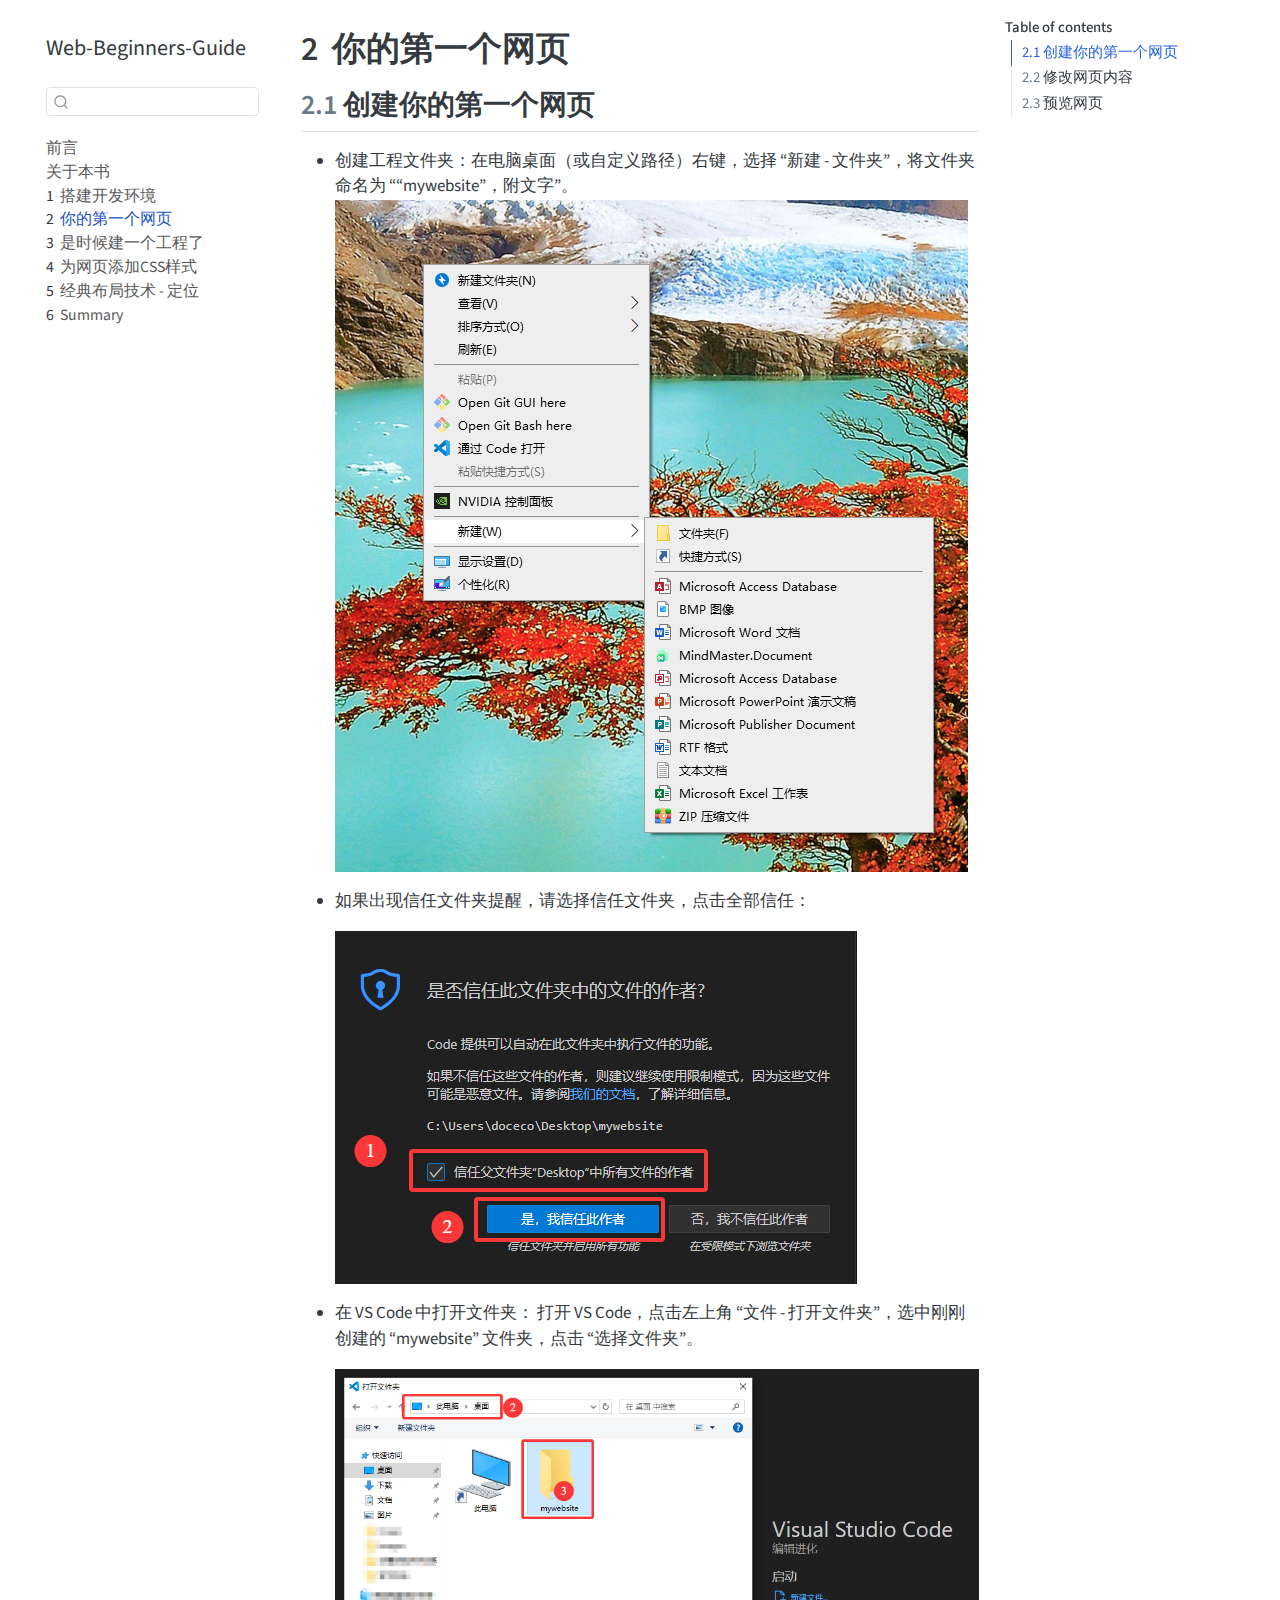
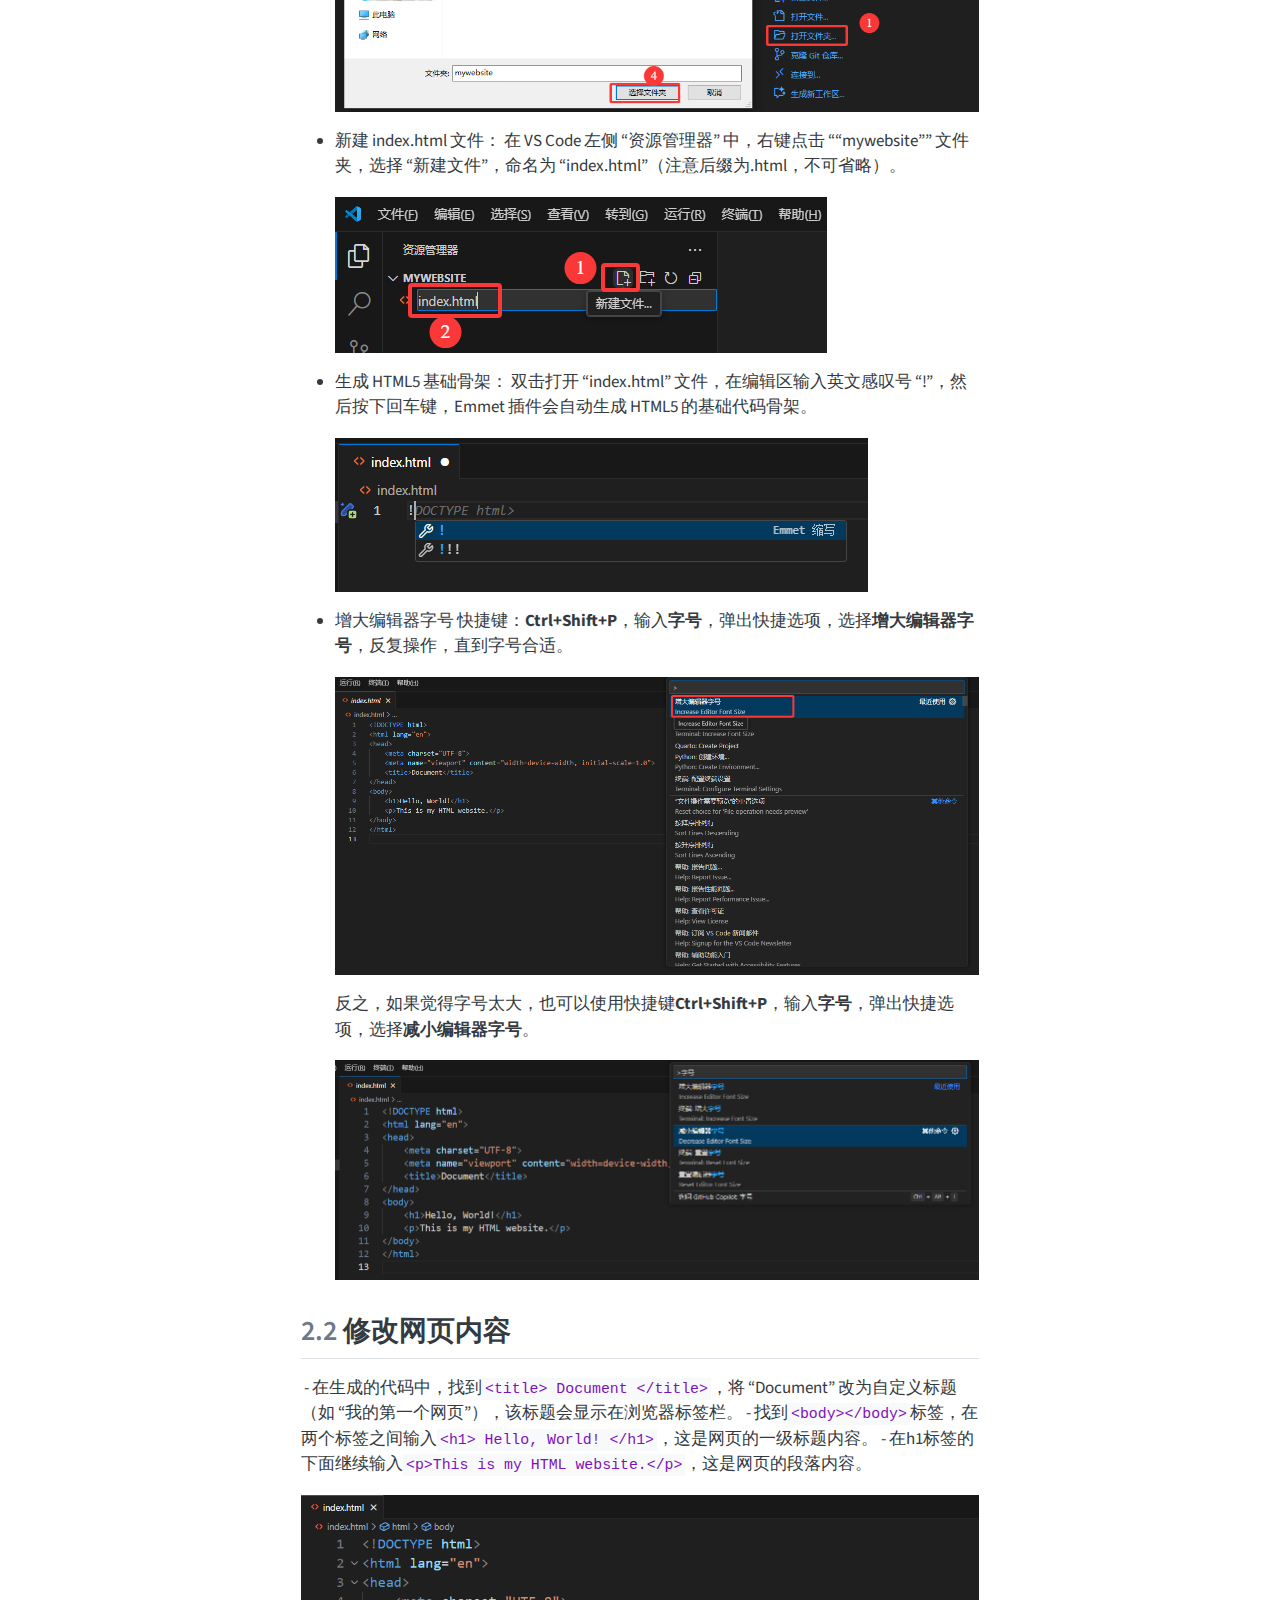
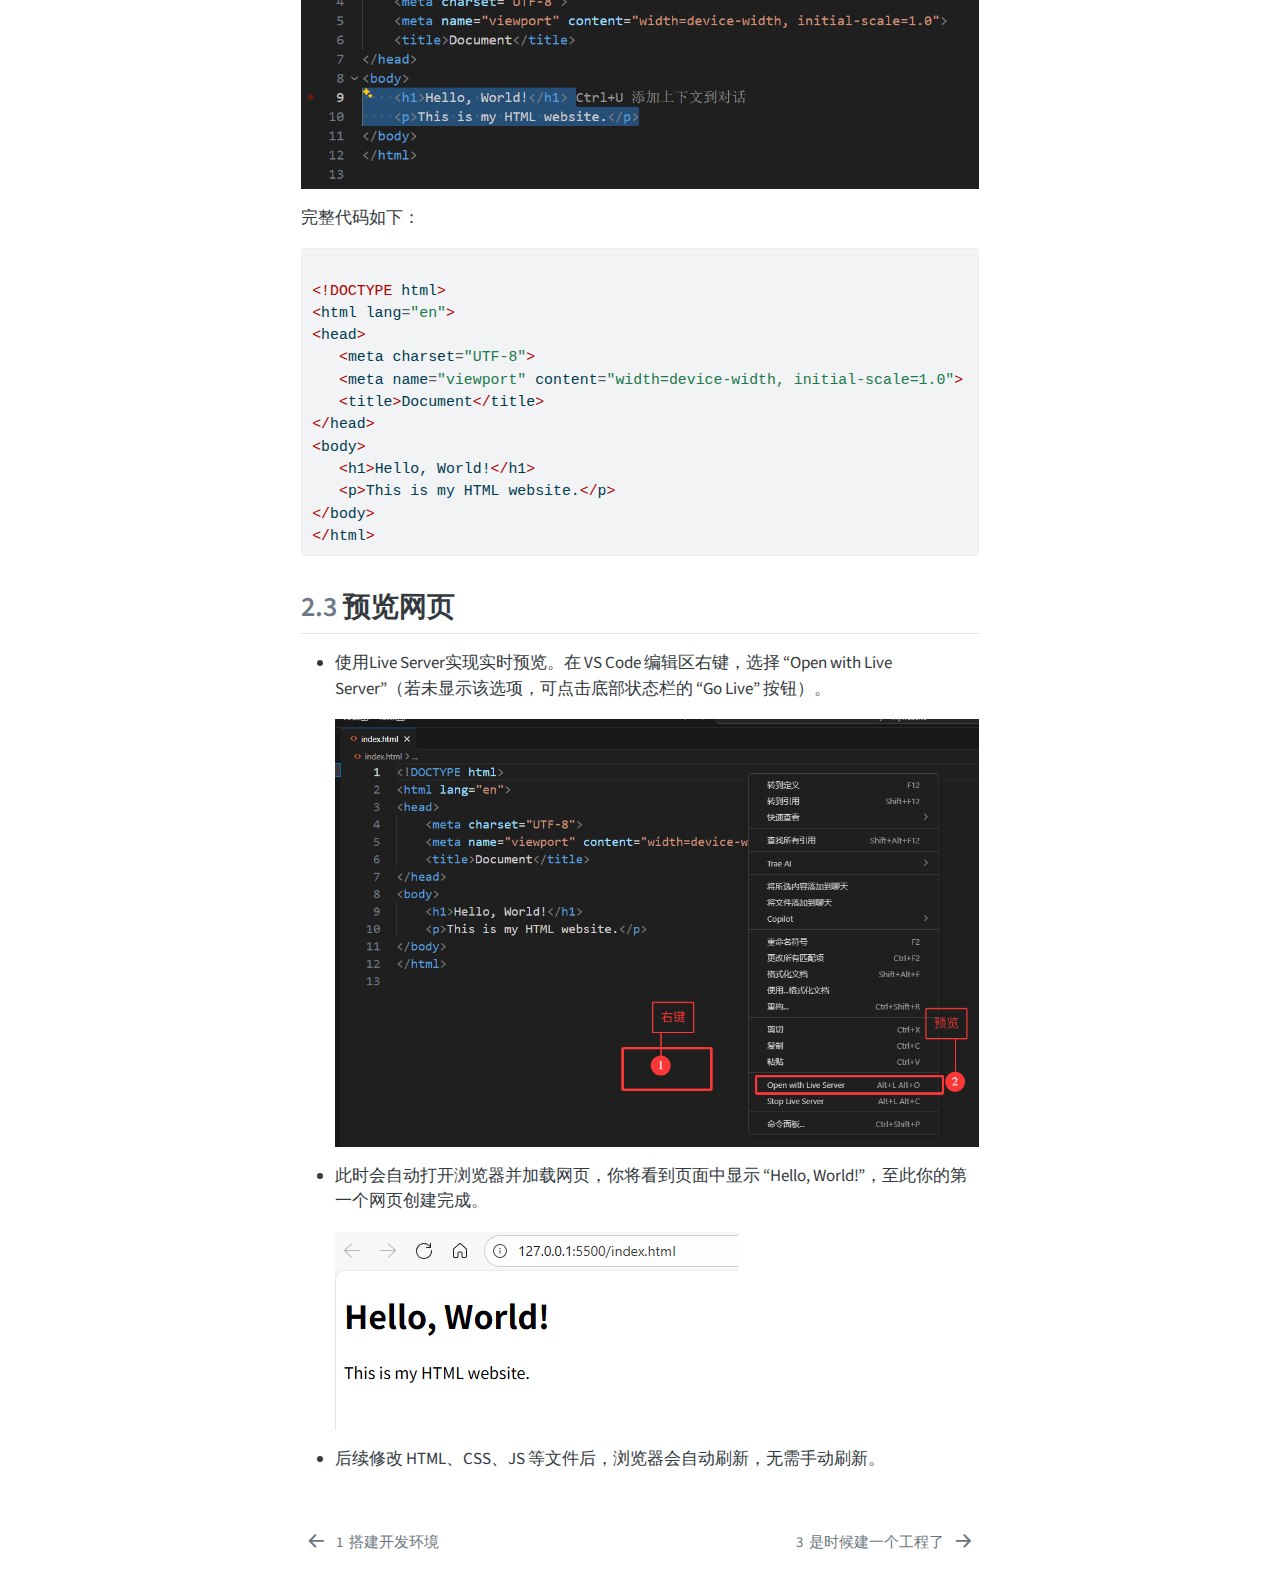
<file: chapter2.html>
<!DOCTYPE html>
<html xmlns="http://www.w3.org/1999/xhtml" lang="en" xml:lang="en"><head>

<meta charset="utf-8">
<meta name="generator" content="quarto-1.4.552">

<meta name="viewport" content="width=device-width, initial-scale=1.0, user-scalable=yes">


<title>Web-Beginners-Guide - 2&nbsp; 你的第一个网页</title>
<style>
code{white-space: pre-wrap;}
span.smallcaps{font-variant: small-caps;}
div.columns{display: flex; gap: min(4vw, 1.5em);}
div.column{flex: auto; overflow-x: auto;}
div.hanging-indent{margin-left: 1.5em; text-indent: -1.5em;}
ul.task-list{list-style: none;}
ul.task-list li input[type="checkbox"] {
  width: 0.8em;
  margin: 0 0.8em 0.2em -1em; /* quarto-specific, see https://github.com/quarto-dev/quarto-cli/issues/4556 */ 
  vertical-align: middle;
}
/* CSS for syntax highlighting */
pre > code.sourceCode { white-space: pre; position: relative; }
pre > code.sourceCode > span { line-height: 1.25; }
pre > code.sourceCode > span:empty { height: 1.2em; }
.sourceCode { overflow: visible; }
code.sourceCode > span { color: inherit; text-decoration: inherit; }
div.sourceCode { margin: 1em 0; }
pre.sourceCode { margin: 0; }
@media screen {
div.sourceCode { overflow: auto; }
}
@media print {
pre > code.sourceCode { white-space: pre-wrap; }
pre > code.sourceCode > span { text-indent: -5em; padding-left: 5em; }
}
pre.numberSource code
  { counter-reset: source-line 0; }
pre.numberSource code > span
  { position: relative; left: -4em; counter-increment: source-line; }
pre.numberSource code > span > a:first-child::before
  { content: counter(source-line);
    position: relative; left: -1em; text-align: right; vertical-align: baseline;
    border: none; display: inline-block;
    -webkit-touch-callout: none; -webkit-user-select: none;
    -khtml-user-select: none; -moz-user-select: none;
    -ms-user-select: none; user-select: none;
    padding: 0 4px; width: 4em;
  }
pre.numberSource { margin-left: 3em;  padding-left: 4px; }
div.sourceCode
  {   }
@media screen {
pre > code.sourceCode > span > a:first-child::before { text-decoration: underline; }
}
</style>


<script src="site_libs/quarto-nav/quarto-nav.js"></script>
<script src="site_libs/quarto-nav/headroom.min.js"></script>
<script src="site_libs/clipboard/clipboard.min.js"></script>
<script src="site_libs/quarto-search/autocomplete.umd.js"></script>
<script src="site_libs/quarto-search/fuse.min.js"></script>
<script src="site_libs/quarto-search/quarto-search.js"></script>
<meta name="quarto:offset" content="./">
<link href="./chapter3.html" rel="next">
<link href="./chapter1.html" rel="prev">
<script src="site_libs/quarto-html/quarto.js"></script>
<script src="site_libs/quarto-html/popper.min.js"></script>
<script src="site_libs/quarto-html/tippy.umd.min.js"></script>
<script src="site_libs/quarto-html/anchor.min.js"></script>
<link href="site_libs/quarto-html/tippy.css" rel="stylesheet">
<link href="site_libs/quarto-html/quarto-syntax-highlighting.css" rel="stylesheet" id="quarto-text-highlighting-styles">
<script src="site_libs/bootstrap/bootstrap.min.js"></script>
<link href="site_libs/bootstrap/bootstrap-icons.css" rel="stylesheet">
<link href="site_libs/bootstrap/bootstrap.min.css" rel="stylesheet" id="quarto-bootstrap" data-mode="light">
<script id="quarto-search-options" type="application/json">{
  "location": "sidebar",
  "copy-button": false,
  "collapse-after": 3,
  "panel-placement": "start",
  "type": "textbox",
  "limit": 50,
  "keyboard-shortcut": [
    "f",
    "/",
    "s"
  ],
  "show-item-context": false,
  "language": {
    "search-no-results-text": "No results",
    "search-matching-documents-text": "matching documents",
    "search-copy-link-title": "Copy link to search",
    "search-hide-matches-text": "Hide additional matches",
    "search-more-match-text": "more match in this document",
    "search-more-matches-text": "more matches in this document",
    "search-clear-button-title": "Clear",
    "search-text-placeholder": "",
    "search-detached-cancel-button-title": "Cancel",
    "search-submit-button-title": "Submit",
    "search-label": "Search"
  }
}</script>


</head>

<body class="nav-sidebar floating">

<div id="quarto-search-results"></div>
  <header id="quarto-header" class="headroom fixed-top">
  <nav class="quarto-secondary-nav">
    <div class="container-fluid d-flex">
      <button type="button" class="quarto-btn-toggle btn" data-bs-toggle="collapse" data-bs-target=".quarto-sidebar-collapse-item" aria-controls="quarto-sidebar" aria-expanded="false" aria-label="Toggle sidebar navigation" onclick="if (window.quartoToggleHeadroom) { window.quartoToggleHeadroom(); }">
        <i class="bi bi-layout-text-sidebar-reverse"></i>
      </button>
        <nav class="quarto-page-breadcrumbs" aria-label="breadcrumb"><ol class="breadcrumb"><li class="breadcrumb-item"><a href="./chapter2.html"><span class="chapter-number">2</span>&nbsp; <span class="chapter-title">你的第一个网页</span></a></li></ol></nav>
        <a class="flex-grow-1" role="button" data-bs-toggle="collapse" data-bs-target=".quarto-sidebar-collapse-item" aria-controls="quarto-sidebar" aria-expanded="false" aria-label="Toggle sidebar navigation" onclick="if (window.quartoToggleHeadroom) { window.quartoToggleHeadroom(); }">      
        </a>
      <button type="button" class="btn quarto-search-button" aria-label="" onclick="window.quartoOpenSearch();">
        <i class="bi bi-search"></i>
      </button>
    </div>
  </nav>
</header>
<!-- content -->
<div id="quarto-content" class="quarto-container page-columns page-rows-contents page-layout-article">
<!-- sidebar -->
  <nav id="quarto-sidebar" class="sidebar collapse collapse-horizontal quarto-sidebar-collapse-item sidebar-navigation floating overflow-auto">
    <div class="pt-lg-2 mt-2 text-left sidebar-header">
    <div class="sidebar-title mb-0 py-0">
      <a href="./">Web-Beginners-Guide</a> 
    </div>
      </div>
        <div class="mt-2 flex-shrink-0 align-items-center">
        <div class="sidebar-search">
        <div id="quarto-search" class="" title="Search"></div>
        </div>
        </div>
    <div class="sidebar-menu-container"> 
    <ul class="list-unstyled mt-1">
        <li class="sidebar-item">
  <div class="sidebar-item-container"> 
  <a href="./index.html" class="sidebar-item-text sidebar-link">
 <span class="menu-text">前言</span></a>
  </div>
</li>
        <li class="sidebar-item">
  <div class="sidebar-item-container"> 
  <a href="./intro.html" class="sidebar-item-text sidebar-link">
 <span class="menu-text">关于本书</span></a>
  </div>
</li>
        <li class="sidebar-item">
  <div class="sidebar-item-container"> 
  <a href="./chapter1.html" class="sidebar-item-text sidebar-link">
 <span class="menu-text"><span class="chapter-number">1</span>&nbsp; <span class="chapter-title">搭建开发环境</span></span></a>
  </div>
</li>
        <li class="sidebar-item">
  <div class="sidebar-item-container"> 
  <a href="./chapter2.html" class="sidebar-item-text sidebar-link active">
 <span class="menu-text"><span class="chapter-number">2</span>&nbsp; <span class="chapter-title">你的第一个网页</span></span></a>
  </div>
</li>
        <li class="sidebar-item">
  <div class="sidebar-item-container"> 
  <a href="./chapter3.html" class="sidebar-item-text sidebar-link">
 <span class="menu-text"><span class="chapter-number">3</span>&nbsp; <span class="chapter-title">是时候建一个工程了</span></span></a>
  </div>
</li>
        <li class="sidebar-item">
  <div class="sidebar-item-container"> 
  <a href="./chapter4.html" class="sidebar-item-text sidebar-link">
 <span class="menu-text"><span class="chapter-number">4</span>&nbsp; <span class="chapter-title">为网页添加CSS样式</span></span></a>
  </div>
</li>
        <li class="sidebar-item">
  <div class="sidebar-item-container"> 
  <a href="./chapter5.html" class="sidebar-item-text sidebar-link">
 <span class="menu-text"><span class="chapter-number">5</span>&nbsp; <span class="chapter-title">经典布局技术 - 定位</span></span></a>
  </div>
</li>
        <li class="sidebar-item">
  <div class="sidebar-item-container"> 
  <a href="./summary.html" class="sidebar-item-text sidebar-link">
 <span class="menu-text"><span class="chapter-number">6</span>&nbsp; <span class="chapter-title">Summary</span></span></a>
  </div>
</li>
    </ul>
    </div>
</nav>
<div id="quarto-sidebar-glass" class="quarto-sidebar-collapse-item" data-bs-toggle="collapse" data-bs-target=".quarto-sidebar-collapse-item"></div>
<!-- margin-sidebar -->
    <div id="quarto-margin-sidebar" class="sidebar margin-sidebar">
        <nav id="TOC" role="doc-toc" class="toc-active">
    <h2 id="toc-title">Table of contents</h2>
   
  <ul>
  <li><a href="#创建你的第一个网页" id="toc-创建你的第一个网页" class="nav-link active" data-scroll-target="#创建你的第一个网页"><span class="header-section-number">2.1</span> 创建你的第一个网页</a></li>
  <li><a href="#修改网页内容" id="toc-修改网页内容" class="nav-link" data-scroll-target="#修改网页内容"><span class="header-section-number">2.2</span> 修改网页内容</a></li>
  <li><a href="#预览网页" id="toc-预览网页" class="nav-link" data-scroll-target="#预览网页"><span class="header-section-number">2.3</span> 预览网页</a></li>
  </ul>
</nav>
    </div>
<!-- main -->
<main class="content" id="quarto-document-content">

<header id="title-block-header" class="quarto-title-block default">
<div class="quarto-title">
<h1 class="title"><span class="chapter-number">2</span>&nbsp; <span class="chapter-title">你的第一个网页</span></h1>
</div>



<div class="quarto-title-meta">

    
  
    
  </div>
  


</header>


<section id="创建你的第一个网页" class="level2" data-number="2.1">
<h2 data-number="2.1" class="anchored" data-anchor-id="创建你的第一个网页"><span class="header-section-number">2.1</span> 创建你的第一个网页</h2>
<ul>
<li><p>创建工程文件夹：在电脑桌面（或自定义路径）右键，选择 “新建 - 文件夹”，将文件夹命名为 ““mywebsite”，附文字”。​ <img src="images/create-new-folder.png" class="img-fluid"></p></li>
<li><p>如果出现信任文件夹提醒，请选择信任文件夹，点击全部信任：</p>
<p><img src="images/vscode-trustfolder.png" class="img-fluid"></p></li>
<li><p>在 VS Code 中打开文件夹：​ 打开 VS Code，点击左上角 “文件 - 打开文件夹”，选中刚刚创建的 “mywebsite” 文件夹，点击 “选择文件夹”。​</p>
<p><img src="images/open-folder1.png" class="img-fluid"></p></li>
<li><p>新建 index.html 文件：​ 在 VS Code 左侧 “资源管理器” 中，右键点击 ““mywebsite”” 文件夹，选择 “新建文件”，命名为 “index.html”（注意后缀为.html，不可省略）。​</p>
<p><img src="images/vscode-new-html.png" class="img-fluid"></p></li>
<li><p>生成 HTML5 基础骨架：​ 双击打开 “index.html” 文件，在编辑区输入英文感叹号 “!”，然后按下回车键，Emmet 插件会自动生成 HTML5 的基础代码骨架。​</p>
<p><img src="images/vscode-html-template.png" class="img-fluid"></p></li>
<li><p>增大编辑器字号 快捷键：<strong>Ctrl+Shift+P</strong>，输入<strong>字号</strong>，弹出快捷选项，选择<strong>增大编辑器字号</strong>，反复操作，直到字号合适。</p>
<p><img src="images/vscode-increase-font-size.png" class="img-fluid"></p>
<p>反之，如果觉得字号太大，也可以使用快捷键<strong>Ctrl+Shift+P</strong>，输入<strong>字号</strong>，弹出快捷选项，选择<strong>减小编辑器字号</strong>。</p>
<p><img src="images/vscode-decrease-font-size.png" class="img-fluid"></p></li>
</ul>
</section>
<section id="修改网页内容" class="level2" data-number="2.2">
<h2 data-number="2.2" class="anchored" data-anchor-id="修改网页内容"><span class="header-section-number">2.2</span> 修改网页内容</h2>
<p>​ - 在生成的代码中，找到<code>&lt;title&gt; Document &lt;/title&gt;</code>，将 “Document” 改为自定义标题（如 “我的第一个网页”），该标题会显示在浏览器标签栏。​ - 找到<code>&lt;body&gt;&lt;/body&gt;</code>标签，在两个标签之间输入<code>&lt;h1&gt; Hello, World! &lt;/h1&gt;</code>，这是网页的一级标题内容。​ - 在h1标签的下面继续输入<code>&lt;p&gt;This is my HTML website.&lt;/p&gt;</code>，这是网页的段落内容。​</p>
<p><img src="images/vscode-html-content.png" class="img-fluid"></p>
<p>完整代码如下：</p>
<div class="sourceCode" id="cb1"><pre class="sourceCode html code-with-copy"><code class="sourceCode html"><span id="cb1-1"><a href="#cb1-1" aria-hidden="true" tabindex="-1"></a></span>
<span id="cb1-2"><a href="#cb1-2" aria-hidden="true" tabindex="-1"></a><span class="dt">&lt;!DOCTYPE</span> html<span class="dt">&gt;</span></span>
<span id="cb1-3"><a href="#cb1-3" aria-hidden="true" tabindex="-1"></a><span class="dt">&lt;</span><span class="kw">html</span><span class="ot"> lang</span><span class="op">=</span><span class="st">"en"</span><span class="dt">&gt;</span></span>
<span id="cb1-4"><a href="#cb1-4" aria-hidden="true" tabindex="-1"></a><span class="dt">&lt;</span><span class="kw">head</span><span class="dt">&gt;</span></span>
<span id="cb1-5"><a href="#cb1-5" aria-hidden="true" tabindex="-1"></a>   <span class="dt">&lt;</span><span class="kw">meta</span><span class="ot"> charset</span><span class="op">=</span><span class="st">"UTF-8"</span><span class="dt">&gt;</span></span>
<span id="cb1-6"><a href="#cb1-6" aria-hidden="true" tabindex="-1"></a>   <span class="dt">&lt;</span><span class="kw">meta</span><span class="ot"> name</span><span class="op">=</span><span class="st">"viewport"</span><span class="ot"> content</span><span class="op">=</span><span class="st">"width=device-width, initial-scale=1.0"</span><span class="dt">&gt;</span></span>
<span id="cb1-7"><a href="#cb1-7" aria-hidden="true" tabindex="-1"></a>   <span class="dt">&lt;</span><span class="kw">title</span><span class="dt">&gt;</span>Document<span class="dt">&lt;/</span><span class="kw">title</span><span class="dt">&gt;</span></span>
<span id="cb1-8"><a href="#cb1-8" aria-hidden="true" tabindex="-1"></a><span class="dt">&lt;/</span><span class="kw">head</span><span class="dt">&gt;</span></span>
<span id="cb1-9"><a href="#cb1-9" aria-hidden="true" tabindex="-1"></a><span class="dt">&lt;</span><span class="kw">body</span><span class="dt">&gt;</span></span>
<span id="cb1-10"><a href="#cb1-10" aria-hidden="true" tabindex="-1"></a>   <span class="dt">&lt;</span><span class="kw">h1</span><span class="dt">&gt;</span>Hello, World!<span class="dt">&lt;/</span><span class="kw">h1</span><span class="dt">&gt;</span></span>
<span id="cb1-11"><a href="#cb1-11" aria-hidden="true" tabindex="-1"></a>   <span class="dt">&lt;</span><span class="kw">p</span><span class="dt">&gt;</span>This is my HTML website.<span class="dt">&lt;/</span><span class="kw">p</span><span class="dt">&gt;</span></span>
<span id="cb1-12"><a href="#cb1-12" aria-hidden="true" tabindex="-1"></a><span class="dt">&lt;/</span><span class="kw">body</span><span class="dt">&gt;</span></span>
<span id="cb1-13"><a href="#cb1-13" aria-hidden="true" tabindex="-1"></a><span class="dt">&lt;/</span><span class="kw">html</span><span class="dt">&gt;</span></span></code><button title="Copy to Clipboard" class="code-copy-button"><i class="bi"></i></button></pre></div>
</section>
<section id="预览网页" class="level2" data-number="2.3">
<h2 data-number="2.3" class="anchored" data-anchor-id="预览网页"><span class="header-section-number">2.3</span> 预览网页</h2>
<ul>
<li><p>使用Live Server实现实时预览。在 VS Code 编辑区右键，选择 “Open with Live Server”（若未显示该选项，可点击底部状态栏的 “Go Live” 按钮）。​</p>
<p><img src="images/vscode-open-live-server.png" class="img-fluid"></p></li>
<li><p>此时会自动打开浏览器并加载网页，你将看到页面中显示 “Hello, World!”，至此你的第一个网页创建完成。​</p>
<p><img src="images/vscode-preview-html.png" class="img-fluid"></p></li>
<li><p>后续修改 HTML、CSS、JS 等文件后，浏览器会自动刷新，无需手动刷新。</p></li>
</ul>


</section>

</main> <!-- /main -->
<script id="quarto-html-after-body" type="application/javascript">
window.document.addEventListener("DOMContentLoaded", function (event) {
  const toggleBodyColorMode = (bsSheetEl) => {
    const mode = bsSheetEl.getAttribute("data-mode");
    const bodyEl = window.document.querySelector("body");
    if (mode === "dark") {
      bodyEl.classList.add("quarto-dark");
      bodyEl.classList.remove("quarto-light");
    } else {
      bodyEl.classList.add("quarto-light");
      bodyEl.classList.remove("quarto-dark");
    }
  }
  const toggleBodyColorPrimary = () => {
    const bsSheetEl = window.document.querySelector("link#quarto-bootstrap");
    if (bsSheetEl) {
      toggleBodyColorMode(bsSheetEl);
    }
  }
  toggleBodyColorPrimary();  
  const icon = "";
  const anchorJS = new window.AnchorJS();
  anchorJS.options = {
    placement: 'right',
    icon: icon
  };
  anchorJS.add('.anchored');
  const isCodeAnnotation = (el) => {
    for (const clz of el.classList) {
      if (clz.startsWith('code-annotation-')) {                     
        return true;
      }
    }
    return false;
  }
  const clipboard = new window.ClipboardJS('.code-copy-button', {
    text: function(trigger) {
      const codeEl = trigger.previousElementSibling.cloneNode(true);
      for (const childEl of codeEl.children) {
        if (isCodeAnnotation(childEl)) {
          childEl.remove();
        }
      }
      return codeEl.innerText;
    }
  });
  clipboard.on('success', function(e) {
    // button target
    const button = e.trigger;
    // don't keep focus
    button.blur();
    // flash "checked"
    button.classList.add('code-copy-button-checked');
    var currentTitle = button.getAttribute("title");
    button.setAttribute("title", "Copied!");
    let tooltip;
    if (window.bootstrap) {
      button.setAttribute("data-bs-toggle", "tooltip");
      button.setAttribute("data-bs-placement", "left");
      button.setAttribute("data-bs-title", "Copied!");
      tooltip = new bootstrap.Tooltip(button, 
        { trigger: "manual", 
          customClass: "code-copy-button-tooltip",
          offset: [0, -8]});
      tooltip.show();    
    }
    setTimeout(function() {
      if (tooltip) {
        tooltip.hide();
        button.removeAttribute("data-bs-title");
        button.removeAttribute("data-bs-toggle");
        button.removeAttribute("data-bs-placement");
      }
      button.setAttribute("title", currentTitle);
      button.classList.remove('code-copy-button-checked');
    }, 1000);
    // clear code selection
    e.clearSelection();
  });
    var localhostRegex = new RegExp(/^(?:http|https):\/\/localhost\:?[0-9]*\//);
    var mailtoRegex = new RegExp(/^mailto:/);
      var filterRegex = new RegExp('/' + window.location.host + '/');
    var isInternal = (href) => {
        return filterRegex.test(href) || localhostRegex.test(href) || mailtoRegex.test(href);
    }
    // Inspect non-navigation links and adorn them if external
 	var links = window.document.querySelectorAll('a[href]:not(.nav-link):not(.navbar-brand):not(.toc-action):not(.sidebar-link):not(.sidebar-item-toggle):not(.pagination-link):not(.no-external):not([aria-hidden]):not(.dropdown-item):not(.quarto-navigation-tool)');
    for (var i=0; i<links.length; i++) {
      const link = links[i];
      if (!isInternal(link.href)) {
        // undo the damage that might have been done by quarto-nav.js in the case of
        // links that we want to consider external
        if (link.dataset.originalHref !== undefined) {
          link.href = link.dataset.originalHref;
        }
      }
    }
  function tippyHover(el, contentFn, onTriggerFn, onUntriggerFn) {
    const config = {
      allowHTML: true,
      maxWidth: 500,
      delay: 100,
      arrow: false,
      appendTo: function(el) {
          return el.parentElement;
      },
      interactive: true,
      interactiveBorder: 10,
      theme: 'quarto',
      placement: 'bottom-start',
    };
    if (contentFn) {
      config.content = contentFn;
    }
    if (onTriggerFn) {
      config.onTrigger = onTriggerFn;
    }
    if (onUntriggerFn) {
      config.onUntrigger = onUntriggerFn;
    }
    window.tippy(el, config); 
  }
  const noterefs = window.document.querySelectorAll('a[role="doc-noteref"]');
  for (var i=0; i<noterefs.length; i++) {
    const ref = noterefs[i];
    tippyHover(ref, function() {
      // use id or data attribute instead here
      let href = ref.getAttribute('data-footnote-href') || ref.getAttribute('href');
      try { href = new URL(href).hash; } catch {}
      const id = href.replace(/^#\/?/, "");
      const note = window.document.getElementById(id);
      if (note) {
        return note.innerHTML;
      } else {
        return "";
      }
    });
  }
  const xrefs = window.document.querySelectorAll('a.quarto-xref');
  const processXRef = (id, note) => {
    // Strip column container classes
    const stripColumnClz = (el) => {
      el.classList.remove("page-full", "page-columns");
      if (el.children) {
        for (const child of el.children) {
          stripColumnClz(child);
        }
      }
    }
    stripColumnClz(note)
    if (id === null || id.startsWith('sec-')) {
      // Special case sections, only their first couple elements
      const container = document.createElement("div");
      if (note.children && note.children.length > 2) {
        container.appendChild(note.children[0].cloneNode(true));
        for (let i = 1; i < note.children.length; i++) {
          const child = note.children[i];
          if (child.tagName === "P" && child.innerText === "") {
            continue;
          } else {
            container.appendChild(child.cloneNode(true));
            break;
          }
        }
        if (window.Quarto?.typesetMath) {
          window.Quarto.typesetMath(container);
        }
        return container.innerHTML
      } else {
        if (window.Quarto?.typesetMath) {
          window.Quarto.typesetMath(note);
        }
        return note.innerHTML;
      }
    } else {
      // Remove any anchor links if they are present
      const anchorLink = note.querySelector('a.anchorjs-link');
      if (anchorLink) {
        anchorLink.remove();
      }
      if (window.Quarto?.typesetMath) {
        window.Quarto.typesetMath(note);
      }
      // TODO in 1.5, we should make sure this works without a callout special case
      if (note.classList.contains("callout")) {
        return note.outerHTML;
      } else {
        return note.innerHTML;
      }
    }
  }
  for (var i=0; i<xrefs.length; i++) {
    const xref = xrefs[i];
    tippyHover(xref, undefined, function(instance) {
      instance.disable();
      let url = xref.getAttribute('href');
      let hash = undefined; 
      if (url.startsWith('#')) {
        hash = url;
      } else {
        try { hash = new URL(url).hash; } catch {}
      }
      if (hash) {
        const id = hash.replace(/^#\/?/, "");
        const note = window.document.getElementById(id);
        if (note !== null) {
          try {
            const html = processXRef(id, note.cloneNode(true));
            instance.setContent(html);
          } finally {
            instance.enable();
            instance.show();
          }
        } else {
          // See if we can fetch this
          fetch(url.split('#')[0])
          .then(res => res.text())
          .then(html => {
            const parser = new DOMParser();
            const htmlDoc = parser.parseFromString(html, "text/html");
            const note = htmlDoc.getElementById(id);
            if (note !== null) {
              const html = processXRef(id, note);
              instance.setContent(html);
            } 
          }).finally(() => {
            instance.enable();
            instance.show();
          });
        }
      } else {
        // See if we can fetch a full url (with no hash to target)
        // This is a special case and we should probably do some content thinning / targeting
        fetch(url)
        .then(res => res.text())
        .then(html => {
          const parser = new DOMParser();
          const htmlDoc = parser.parseFromString(html, "text/html");
          const note = htmlDoc.querySelector('main.content');
          if (note !== null) {
            // This should only happen for chapter cross references
            // (since there is no id in the URL)
            // remove the first header
            if (note.children.length > 0 && note.children[0].tagName === "HEADER") {
              note.children[0].remove();
            }
            const html = processXRef(null, note);
            instance.setContent(html);
          } 
        }).finally(() => {
          instance.enable();
          instance.show();
        });
      }
    }, function(instance) {
    });
  }
      let selectedAnnoteEl;
      const selectorForAnnotation = ( cell, annotation) => {
        let cellAttr = 'data-code-cell="' + cell + '"';
        let lineAttr = 'data-code-annotation="' +  annotation + '"';
        const selector = 'span[' + cellAttr + '][' + lineAttr + ']';
        return selector;
      }
      const selectCodeLines = (annoteEl) => {
        const doc = window.document;
        const targetCell = annoteEl.getAttribute("data-target-cell");
        const targetAnnotation = annoteEl.getAttribute("data-target-annotation");
        const annoteSpan = window.document.querySelector(selectorForAnnotation(targetCell, targetAnnotation));
        const lines = annoteSpan.getAttribute("data-code-lines").split(",");
        const lineIds = lines.map((line) => {
          return targetCell + "-" + line;
        })
        let top = null;
        let height = null;
        let parent = null;
        if (lineIds.length > 0) {
            //compute the position of the single el (top and bottom and make a div)
            const el = window.document.getElementById(lineIds[0]);
            top = el.offsetTop;
            height = el.offsetHeight;
            parent = el.parentElement.parentElement;
          if (lineIds.length > 1) {
            const lastEl = window.document.getElementById(lineIds[lineIds.length - 1]);
            const bottom = lastEl.offsetTop + lastEl.offsetHeight;
            height = bottom - top;
          }
          if (top !== null && height !== null && parent !== null) {
            // cook up a div (if necessary) and position it 
            let div = window.document.getElementById("code-annotation-line-highlight");
            if (div === null) {
              div = window.document.createElement("div");
              div.setAttribute("id", "code-annotation-line-highlight");
              div.style.position = 'absolute';
              parent.appendChild(div);
            }
            div.style.top = top - 2 + "px";
            div.style.height = height + 4 + "px";
            div.style.left = 0;
            let gutterDiv = window.document.getElementById("code-annotation-line-highlight-gutter");
            if (gutterDiv === null) {
              gutterDiv = window.document.createElement("div");
              gutterDiv.setAttribute("id", "code-annotation-line-highlight-gutter");
              gutterDiv.style.position = 'absolute';
              const codeCell = window.document.getElementById(targetCell);
              const gutter = codeCell.querySelector('.code-annotation-gutter');
              gutter.appendChild(gutterDiv);
            }
            gutterDiv.style.top = top - 2 + "px";
            gutterDiv.style.height = height + 4 + "px";
          }
          selectedAnnoteEl = annoteEl;
        }
      };
      const unselectCodeLines = () => {
        const elementsIds = ["code-annotation-line-highlight", "code-annotation-line-highlight-gutter"];
        elementsIds.forEach((elId) => {
          const div = window.document.getElementById(elId);
          if (div) {
            div.remove();
          }
        });
        selectedAnnoteEl = undefined;
      };
        // Handle positioning of the toggle
    window.addEventListener(
      "resize",
      throttle(() => {
        elRect = undefined;
        if (selectedAnnoteEl) {
          selectCodeLines(selectedAnnoteEl);
        }
      }, 10)
    );
    function throttle(fn, ms) {
    let throttle = false;
    let timer;
      return (...args) => {
        if(!throttle) { // first call gets through
            fn.apply(this, args);
            throttle = true;
        } else { // all the others get throttled
            if(timer) clearTimeout(timer); // cancel #2
            timer = setTimeout(() => {
              fn.apply(this, args);
              timer = throttle = false;
            }, ms);
        }
      };
    }
      // Attach click handler to the DT
      const annoteDls = window.document.querySelectorAll('dt[data-target-cell]');
      for (const annoteDlNode of annoteDls) {
        annoteDlNode.addEventListener('click', (event) => {
          const clickedEl = event.target;
          if (clickedEl !== selectedAnnoteEl) {
            unselectCodeLines();
            const activeEl = window.document.querySelector('dt[data-target-cell].code-annotation-active');
            if (activeEl) {
              activeEl.classList.remove('code-annotation-active');
            }
            selectCodeLines(clickedEl);
            clickedEl.classList.add('code-annotation-active');
          } else {
            // Unselect the line
            unselectCodeLines();
            clickedEl.classList.remove('code-annotation-active');
          }
        });
      }
  const findCites = (el) => {
    const parentEl = el.parentElement;
    if (parentEl) {
      const cites = parentEl.dataset.cites;
      if (cites) {
        return {
          el,
          cites: cites.split(' ')
        };
      } else {
        return findCites(el.parentElement)
      }
    } else {
      return undefined;
    }
  };
  var bibliorefs = window.document.querySelectorAll('a[role="doc-biblioref"]');
  for (var i=0; i<bibliorefs.length; i++) {
    const ref = bibliorefs[i];
    const citeInfo = findCites(ref);
    if (citeInfo) {
      tippyHover(citeInfo.el, function() {
        var popup = window.document.createElement('div');
        citeInfo.cites.forEach(function(cite) {
          var citeDiv = window.document.createElement('div');
          citeDiv.classList.add('hanging-indent');
          citeDiv.classList.add('csl-entry');
          var biblioDiv = window.document.getElementById('ref-' + cite);
          if (biblioDiv) {
            citeDiv.innerHTML = biblioDiv.innerHTML;
          }
          popup.appendChild(citeDiv);
        });
        return popup.innerHTML;
      });
    }
  }
});
</script>
<nav class="page-navigation">
  <div class="nav-page nav-page-previous">
      <a href="./chapter1.html" class="pagination-link" aria-label="搭建开发环境">
        <i class="bi bi-arrow-left-short"></i> <span class="nav-page-text"><span class="chapter-number">1</span>&nbsp; <span class="chapter-title">搭建开发环境</span></span>
      </a>          
  </div>
  <div class="nav-page nav-page-next">
      <a href="./chapter3.html" class="pagination-link" aria-label="是时候建一个工程了">
        <span class="nav-page-text"><span class="chapter-number">3</span>&nbsp; <span class="chapter-title">是时候建一个工程了</span></span> <i class="bi bi-arrow-right-short"></i>
      </a>
  </div>
</nav>
</div> <!-- /content -->




</body></html>
</file>
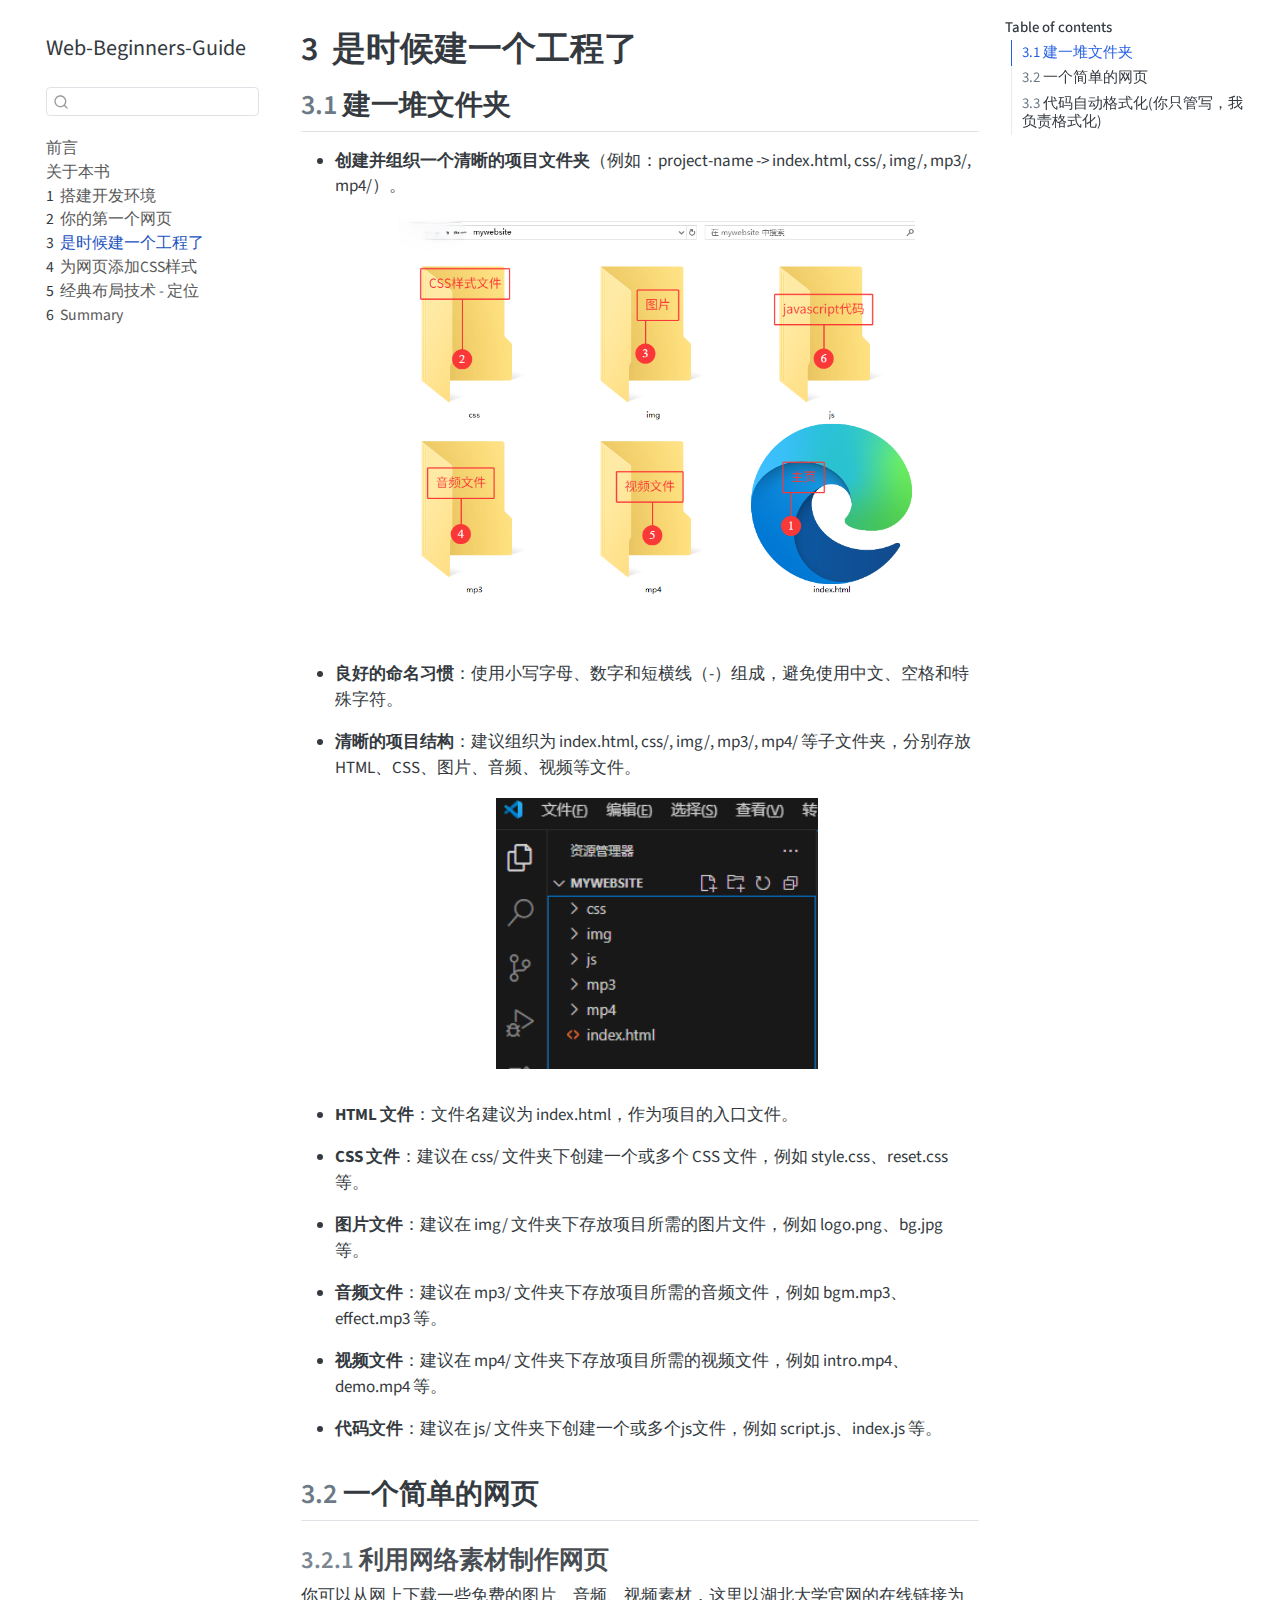
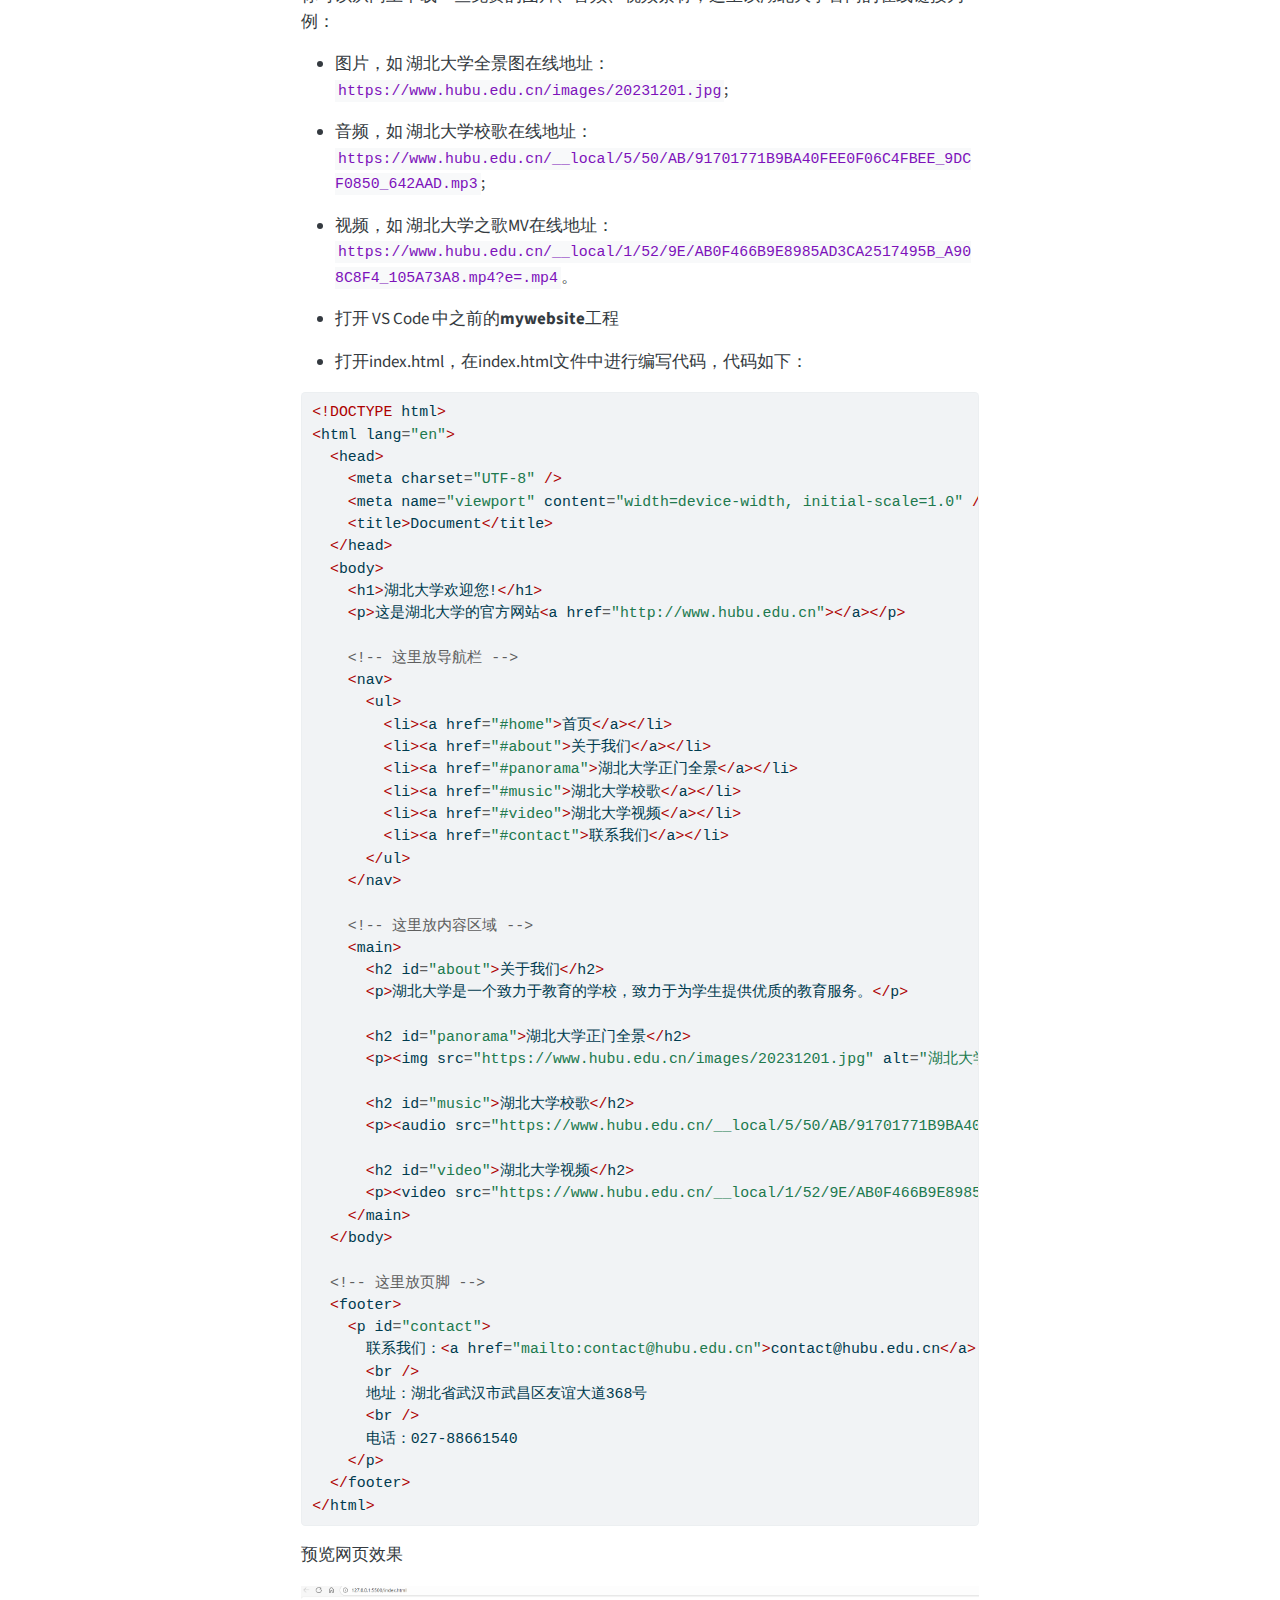
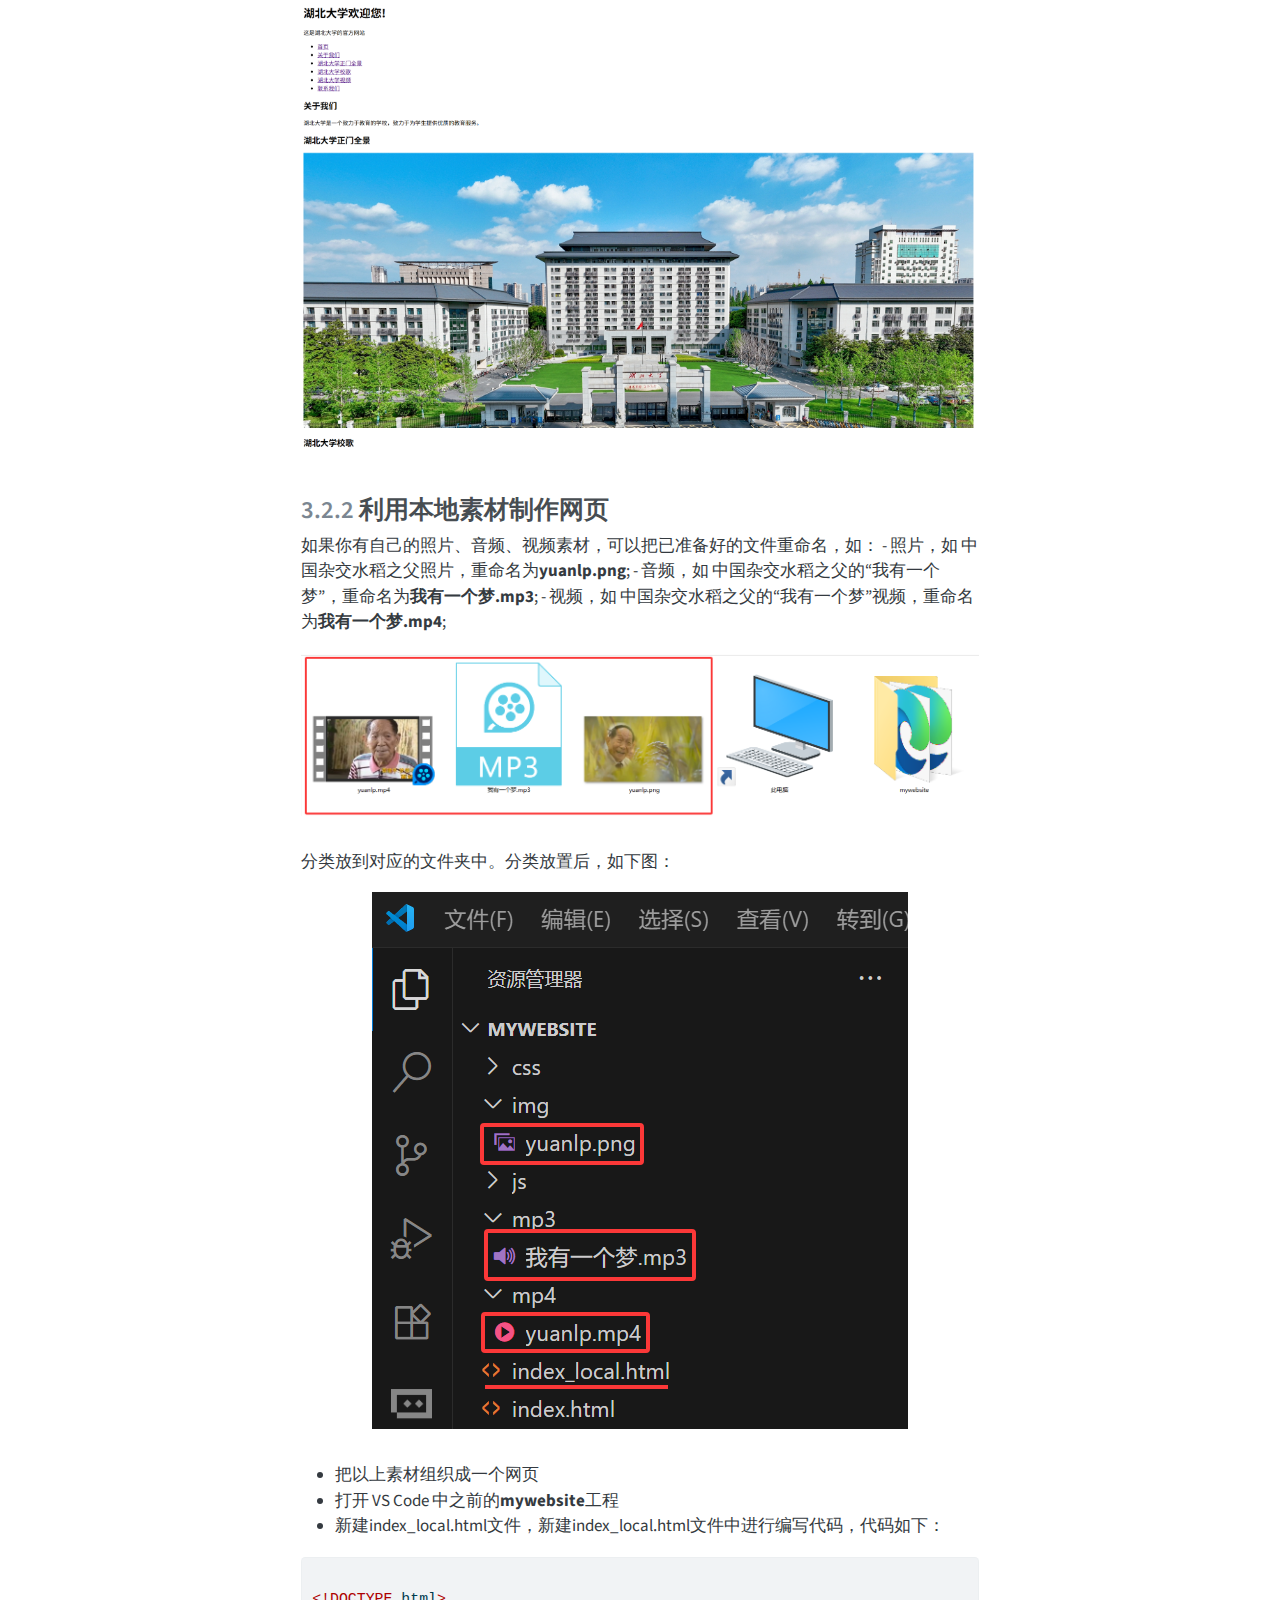
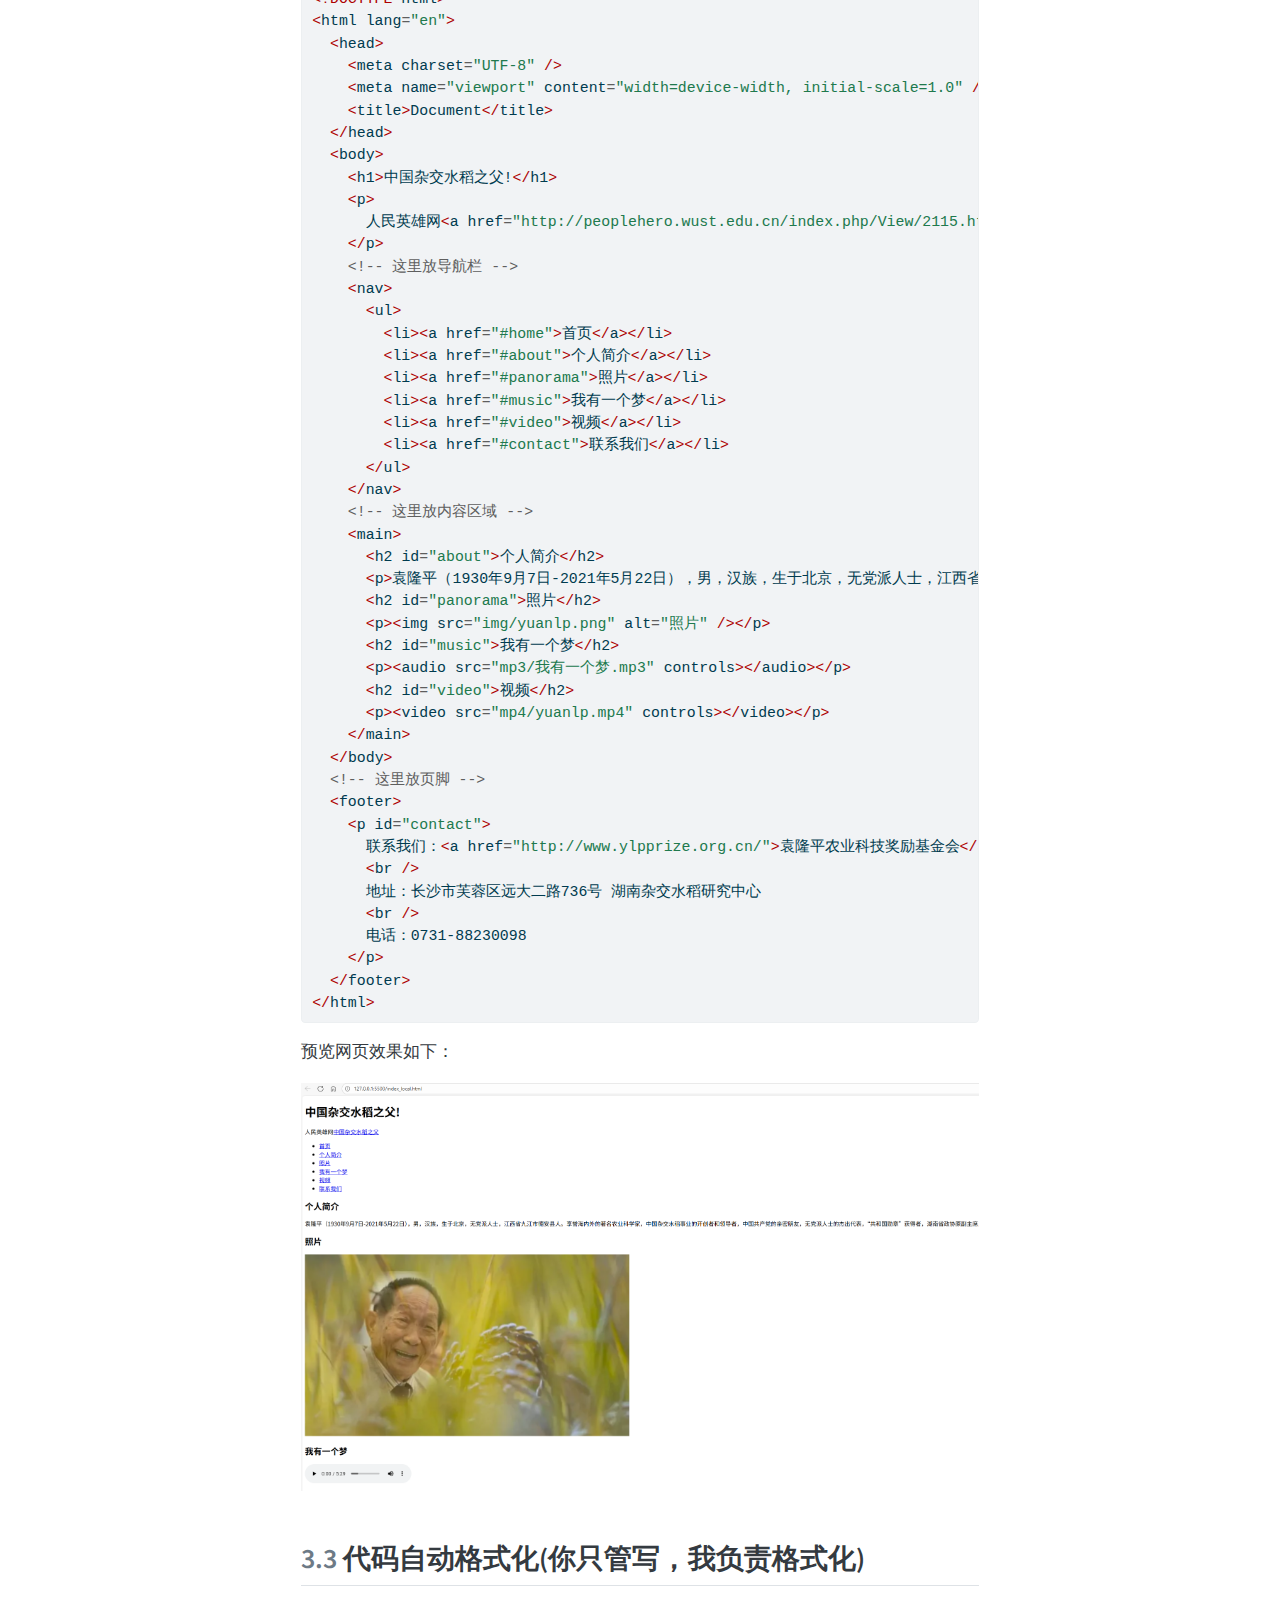
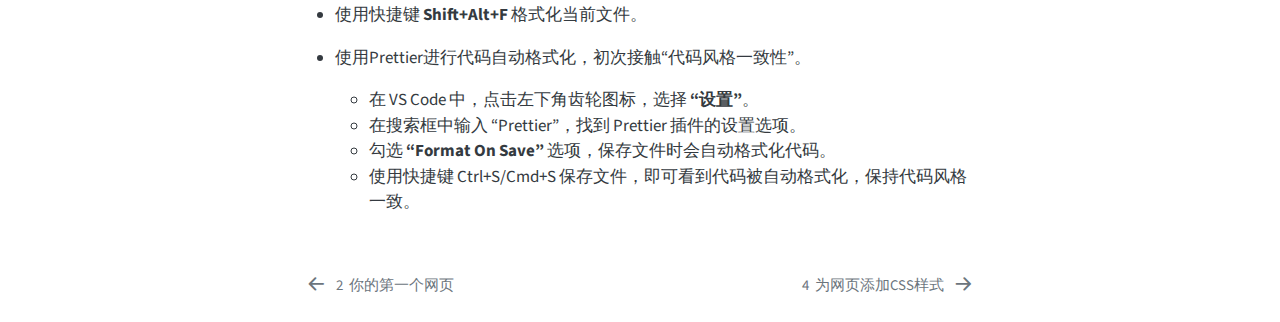
<file: chapter3.html>
<!DOCTYPE html>
<html xmlns="http://www.w3.org/1999/xhtml" lang="en" xml:lang="en"><head>

<meta charset="utf-8">
<meta name="generator" content="quarto-1.4.552">

<meta name="viewport" content="width=device-width, initial-scale=1.0, user-scalable=yes">


<title>Web-Beginners-Guide - 3&nbsp; 是时候建一个工程了</title>
<style>
code{white-space: pre-wrap;}
span.smallcaps{font-variant: small-caps;}
div.columns{display: flex; gap: min(4vw, 1.5em);}
div.column{flex: auto; overflow-x: auto;}
div.hanging-indent{margin-left: 1.5em; text-indent: -1.5em;}
ul.task-list{list-style: none;}
ul.task-list li input[type="checkbox"] {
  width: 0.8em;
  margin: 0 0.8em 0.2em -1em; /* quarto-specific, see https://github.com/quarto-dev/quarto-cli/issues/4556 */ 
  vertical-align: middle;
}
/* CSS for syntax highlighting */
pre > code.sourceCode { white-space: pre; position: relative; }
pre > code.sourceCode > span { line-height: 1.25; }
pre > code.sourceCode > span:empty { height: 1.2em; }
.sourceCode { overflow: visible; }
code.sourceCode > span { color: inherit; text-decoration: inherit; }
div.sourceCode { margin: 1em 0; }
pre.sourceCode { margin: 0; }
@media screen {
div.sourceCode { overflow: auto; }
}
@media print {
pre > code.sourceCode { white-space: pre-wrap; }
pre > code.sourceCode > span { text-indent: -5em; padding-left: 5em; }
}
pre.numberSource code
  { counter-reset: source-line 0; }
pre.numberSource code > span
  { position: relative; left: -4em; counter-increment: source-line; }
pre.numberSource code > span > a:first-child::before
  { content: counter(source-line);
    position: relative; left: -1em; text-align: right; vertical-align: baseline;
    border: none; display: inline-block;
    -webkit-touch-callout: none; -webkit-user-select: none;
    -khtml-user-select: none; -moz-user-select: none;
    -ms-user-select: none; user-select: none;
    padding: 0 4px; width: 4em;
  }
pre.numberSource { margin-left: 3em;  padding-left: 4px; }
div.sourceCode
  {   }
@media screen {
pre > code.sourceCode > span > a:first-child::before { text-decoration: underline; }
}
</style>


<script src="site_libs/quarto-nav/quarto-nav.js"></script>
<script src="site_libs/quarto-nav/headroom.min.js"></script>
<script src="site_libs/clipboard/clipboard.min.js"></script>
<script src="site_libs/quarto-search/autocomplete.umd.js"></script>
<script src="site_libs/quarto-search/fuse.min.js"></script>
<script src="site_libs/quarto-search/quarto-search.js"></script>
<meta name="quarto:offset" content="./">
<link href="./chapter4.html" rel="next">
<link href="./chapter2.html" rel="prev">
<script src="site_libs/quarto-html/quarto.js"></script>
<script src="site_libs/quarto-html/popper.min.js"></script>
<script src="site_libs/quarto-html/tippy.umd.min.js"></script>
<script src="site_libs/quarto-html/anchor.min.js"></script>
<link href="site_libs/quarto-html/tippy.css" rel="stylesheet">
<link href="site_libs/quarto-html/quarto-syntax-highlighting.css" rel="stylesheet" id="quarto-text-highlighting-styles">
<script src="site_libs/bootstrap/bootstrap.min.js"></script>
<link href="site_libs/bootstrap/bootstrap-icons.css" rel="stylesheet">
<link href="site_libs/bootstrap/bootstrap.min.css" rel="stylesheet" id="quarto-bootstrap" data-mode="light">
<script id="quarto-search-options" type="application/json">{
  "location": "sidebar",
  "copy-button": false,
  "collapse-after": 3,
  "panel-placement": "start",
  "type": "textbox",
  "limit": 50,
  "keyboard-shortcut": [
    "f",
    "/",
    "s"
  ],
  "show-item-context": false,
  "language": {
    "search-no-results-text": "No results",
    "search-matching-documents-text": "matching documents",
    "search-copy-link-title": "Copy link to search",
    "search-hide-matches-text": "Hide additional matches",
    "search-more-match-text": "more match in this document",
    "search-more-matches-text": "more matches in this document",
    "search-clear-button-title": "Clear",
    "search-text-placeholder": "",
    "search-detached-cancel-button-title": "Cancel",
    "search-submit-button-title": "Submit",
    "search-label": "Search"
  }
}</script>


</head>

<body class="nav-sidebar floating">

<div id="quarto-search-results"></div>
  <header id="quarto-header" class="headroom fixed-top">
  <nav class="quarto-secondary-nav">
    <div class="container-fluid d-flex">
      <button type="button" class="quarto-btn-toggle btn" data-bs-toggle="collapse" data-bs-target=".quarto-sidebar-collapse-item" aria-controls="quarto-sidebar" aria-expanded="false" aria-label="Toggle sidebar navigation" onclick="if (window.quartoToggleHeadroom) { window.quartoToggleHeadroom(); }">
        <i class="bi bi-layout-text-sidebar-reverse"></i>
      </button>
        <nav class="quarto-page-breadcrumbs" aria-label="breadcrumb"><ol class="breadcrumb"><li class="breadcrumb-item"><a href="./chapter3.html"><span class="chapter-number">3</span>&nbsp; <span class="chapter-title">是时候建一个工程了</span></a></li></ol></nav>
        <a class="flex-grow-1" role="button" data-bs-toggle="collapse" data-bs-target=".quarto-sidebar-collapse-item" aria-controls="quarto-sidebar" aria-expanded="false" aria-label="Toggle sidebar navigation" onclick="if (window.quartoToggleHeadroom) { window.quartoToggleHeadroom(); }">      
        </a>
      <button type="button" class="btn quarto-search-button" aria-label="" onclick="window.quartoOpenSearch();">
        <i class="bi bi-search"></i>
      </button>
    </div>
  </nav>
</header>
<!-- content -->
<div id="quarto-content" class="quarto-container page-columns page-rows-contents page-layout-article">
<!-- sidebar -->
  <nav id="quarto-sidebar" class="sidebar collapse collapse-horizontal quarto-sidebar-collapse-item sidebar-navigation floating overflow-auto">
    <div class="pt-lg-2 mt-2 text-left sidebar-header">
    <div class="sidebar-title mb-0 py-0">
      <a href="./">Web-Beginners-Guide</a> 
    </div>
      </div>
        <div class="mt-2 flex-shrink-0 align-items-center">
        <div class="sidebar-search">
        <div id="quarto-search" class="" title="Search"></div>
        </div>
        </div>
    <div class="sidebar-menu-container"> 
    <ul class="list-unstyled mt-1">
        <li class="sidebar-item">
  <div class="sidebar-item-container"> 
  <a href="./index.html" class="sidebar-item-text sidebar-link">
 <span class="menu-text">前言</span></a>
  </div>
</li>
        <li class="sidebar-item">
  <div class="sidebar-item-container"> 
  <a href="./intro.html" class="sidebar-item-text sidebar-link">
 <span class="menu-text">关于本书</span></a>
  </div>
</li>
        <li class="sidebar-item">
  <div class="sidebar-item-container"> 
  <a href="./chapter1.html" class="sidebar-item-text sidebar-link">
 <span class="menu-text"><span class="chapter-number">1</span>&nbsp; <span class="chapter-title">搭建开发环境</span></span></a>
  </div>
</li>
        <li class="sidebar-item">
  <div class="sidebar-item-container"> 
  <a href="./chapter2.html" class="sidebar-item-text sidebar-link">
 <span class="menu-text"><span class="chapter-number">2</span>&nbsp; <span class="chapter-title">你的第一个网页</span></span></a>
  </div>
</li>
        <li class="sidebar-item">
  <div class="sidebar-item-container"> 
  <a href="./chapter3.html" class="sidebar-item-text sidebar-link active">
 <span class="menu-text"><span class="chapter-number">3</span>&nbsp; <span class="chapter-title">是时候建一个工程了</span></span></a>
  </div>
</li>
        <li class="sidebar-item">
  <div class="sidebar-item-container"> 
  <a href="./chapter4.html" class="sidebar-item-text sidebar-link">
 <span class="menu-text"><span class="chapter-number">4</span>&nbsp; <span class="chapter-title">为网页添加CSS样式</span></span></a>
  </div>
</li>
        <li class="sidebar-item">
  <div class="sidebar-item-container"> 
  <a href="./chapter5.html" class="sidebar-item-text sidebar-link">
 <span class="menu-text"><span class="chapter-number">5</span>&nbsp; <span class="chapter-title">经典布局技术 - 定位</span></span></a>
  </div>
</li>
        <li class="sidebar-item">
  <div class="sidebar-item-container"> 
  <a href="./summary.html" class="sidebar-item-text sidebar-link">
 <span class="menu-text"><span class="chapter-number">6</span>&nbsp; <span class="chapter-title">Summary</span></span></a>
  </div>
</li>
    </ul>
    </div>
</nav>
<div id="quarto-sidebar-glass" class="quarto-sidebar-collapse-item" data-bs-toggle="collapse" data-bs-target=".quarto-sidebar-collapse-item"></div>
<!-- margin-sidebar -->
    <div id="quarto-margin-sidebar" class="sidebar margin-sidebar">
        <nav id="TOC" role="doc-toc" class="toc-active">
    <h2 id="toc-title">Table of contents</h2>
   
  <ul>
  <li><a href="#建一堆文件夹" id="toc-建一堆文件夹" class="nav-link active" data-scroll-target="#建一堆文件夹"><span class="header-section-number">3.1</span> 建一堆文件夹</a></li>
  <li><a href="#一个简单的网页" id="toc-一个简单的网页" class="nav-link" data-scroll-target="#一个简单的网页"><span class="header-section-number">3.2</span> 一个简单的网页</a>
  <ul class="collapse">
  <li><a href="#利用网络素材制作网页" id="toc-利用网络素材制作网页" class="nav-link" data-scroll-target="#利用网络素材制作网页"><span class="header-section-number">3.2.1</span> 利用网络素材制作网页</a></li>
  <li><a href="#利用本地素材制作网页" id="toc-利用本地素材制作网页" class="nav-link" data-scroll-target="#利用本地素材制作网页"><span class="header-section-number">3.2.2</span> 利用本地素材制作网页</a></li>
  </ul></li>
  <li><a href="#代码自动格式化你只管写我负责格式化" id="toc-代码自动格式化你只管写我负责格式化" class="nav-link" data-scroll-target="#代码自动格式化你只管写我负责格式化"><span class="header-section-number">3.3</span> 代码自动格式化(你只管写，我负责格式化)</a></li>
  </ul>
</nav>
    </div>
<!-- main -->
<main class="content" id="quarto-document-content">

<header id="title-block-header" class="quarto-title-block default">
<div class="quarto-title">
<h1 class="title"><span class="chapter-number">3</span>&nbsp; <span class="chapter-title">是时候建一个工程了</span></h1>
</div>



<div class="quarto-title-meta">

    
  
    
  </div>
  


</header>


<section id="建一堆文件夹" class="level2" data-number="3.1">
<h2 data-number="3.1" class="anchored" data-anchor-id="建一堆文件夹"><span class="header-section-number">3.1</span> 建一堆文件夹</h2>
<ul>
<li><p><strong>创建并组织一个清晰的项目文件夹</strong>（例如：project-name -&gt; index.html, css/, img/, mp3/, mp4/）。</p>
<div class="quarto-figure quarto-figure-center">
<figure class="figure">
<p><img src="images/vscode-project-classify.png" class="img-fluid quarto-figure quarto-figure-center figure-img" style="width:80.0%"></p>
</figure>
</div></li>
<li><p><strong>良好的命名习惯</strong>：使用小写字母、数字和短横线（-）组成，避免使用中文、空格和特殊字符。</p></li>
<li><p><strong>清晰的项目结构</strong>：建议组织为 index.html, css/, img/, mp3/, mp4/ 等子文件夹，分别存放 HTML、CSS、图片、音频、视频等文件。</p>
<div class="quarto-figure quarto-figure-center">
<figure class="figure">
<p><img src="images/good-project-folders.png" class="img-fluid quarto-figure quarto-figure-center figure-img" style="width:50.0%"></p>
</figure>
</div></li>
<li><p><strong>HTML 文件</strong>：文件名建议为 index.html，作为项目的入口文件。</p></li>
<li><p><strong>CSS 文件</strong>：建议在 css/ 文件夹下创建一个或多个 CSS 文件，例如 style.css、reset.css 等。</p></li>
<li><p><strong>图片文件</strong>：建议在 img/ 文件夹下存放项目所需的图片文件，例如 logo.png、bg.jpg 等。</p></li>
<li><p><strong>音频文件</strong>：建议在 mp3/ 文件夹下存放项目所需的音频文件，例如 bgm.mp3、effect.mp3 等。</p></li>
<li><p><strong>视频文件</strong>：建议在 mp4/ 文件夹下存放项目所需的视频文件，例如 intro.mp4、demo.mp4 等。</p></li>
<li><p><strong>代码文件</strong>：建议在 js/ 文件夹下创建一个或多个js文件，例如 script.js、index.js 等。</p></li>
</ul>
</section>
<section id="一个简单的网页" class="level2" data-number="3.2">
<h2 data-number="3.2" class="anchored" data-anchor-id="一个简单的网页"><span class="header-section-number">3.2</span> 一个简单的网页</h2>
<section id="利用网络素材制作网页" class="level3" data-number="3.2.1">
<h3 data-number="3.2.1" class="anchored" data-anchor-id="利用网络素材制作网页"><span class="header-section-number">3.2.1</span> 利用网络素材制作网页</h3>
<p>你可以从网上下载一些免费的图片、音频、视频素材，这里以湖北大学官网的在线链接为例：</p>
<ul>
<li><p>图片，如 湖北大学全景图在线地址：<code>https://www.hubu.edu.cn/images/20231201.jpg</code>;</p></li>
<li><p>音频，如 湖北大学校歌在线地址：<code>https://www.hubu.edu.cn/__local/5/50/AB/91701771B9BA40FEE0F06C4FBEE_9DCF0850_642AAD.mp3</code>;</p></li>
<li><p>视频，如 湖北大学之歌MV在线地址：<code>https://www.hubu.edu.cn/__local/1/52/9E/AB0F466B9E8985AD3CA2517495B_A908C8F4_105A73A8.mp4?e=.mp4</code>。</p></li>
<li><p>打开 VS Code 中之前的<strong>mywebsite</strong>工程</p></li>
<li><p>打开index.html，在index.html文件中进行编写代码，代码如下：</p></li>
</ul>
<div class="sourceCode" id="cb1"><pre class="sourceCode html code-with-copy"><code class="sourceCode html"><span id="cb1-1"><a href="#cb1-1" aria-hidden="true" tabindex="-1"></a><span class="dt">&lt;!DOCTYPE</span> html<span class="dt">&gt;</span></span>
<span id="cb1-2"><a href="#cb1-2" aria-hidden="true" tabindex="-1"></a><span class="dt">&lt;</span><span class="kw">html</span><span class="ot"> lang</span><span class="op">=</span><span class="st">"en"</span><span class="dt">&gt;</span></span>
<span id="cb1-3"><a href="#cb1-3" aria-hidden="true" tabindex="-1"></a>  <span class="dt">&lt;</span><span class="kw">head</span><span class="dt">&gt;</span></span>
<span id="cb1-4"><a href="#cb1-4" aria-hidden="true" tabindex="-1"></a>    <span class="dt">&lt;</span><span class="kw">meta</span><span class="ot"> charset</span><span class="op">=</span><span class="st">"UTF-8"</span><span class="ot"> </span><span class="dt">/&gt;</span></span>
<span id="cb1-5"><a href="#cb1-5" aria-hidden="true" tabindex="-1"></a>    <span class="dt">&lt;</span><span class="kw">meta</span><span class="ot"> name</span><span class="op">=</span><span class="st">"viewport"</span><span class="ot"> content</span><span class="op">=</span><span class="st">"width=device-width, initial-scale=1.0"</span><span class="ot"> </span><span class="dt">/&gt;</span></span>
<span id="cb1-6"><a href="#cb1-6" aria-hidden="true" tabindex="-1"></a>    <span class="dt">&lt;</span><span class="kw">title</span><span class="dt">&gt;</span>Document<span class="dt">&lt;/</span><span class="kw">title</span><span class="dt">&gt;</span></span>
<span id="cb1-7"><a href="#cb1-7" aria-hidden="true" tabindex="-1"></a>  <span class="dt">&lt;/</span><span class="kw">head</span><span class="dt">&gt;</span></span>
<span id="cb1-8"><a href="#cb1-8" aria-hidden="true" tabindex="-1"></a>  <span class="dt">&lt;</span><span class="kw">body</span><span class="dt">&gt;</span></span>
<span id="cb1-9"><a href="#cb1-9" aria-hidden="true" tabindex="-1"></a>    <span class="dt">&lt;</span><span class="kw">h1</span><span class="dt">&gt;</span>湖北大学欢迎您!<span class="dt">&lt;/</span><span class="kw">h1</span><span class="dt">&gt;</span></span>
<span id="cb1-10"><a href="#cb1-10" aria-hidden="true" tabindex="-1"></a>    <span class="dt">&lt;</span><span class="kw">p</span><span class="dt">&gt;</span>这是湖北大学的官方网站<span class="dt">&lt;</span><span class="kw">a</span><span class="ot"> href</span><span class="op">=</span><span class="st">"http://www.hubu.edu.cn"</span><span class="dt">&gt;&lt;/</span><span class="kw">a</span><span class="dt">&gt;&lt;/</span><span class="kw">p</span><span class="dt">&gt;</span></span>
<span id="cb1-11"><a href="#cb1-11" aria-hidden="true" tabindex="-1"></a></span>
<span id="cb1-12"><a href="#cb1-12" aria-hidden="true" tabindex="-1"></a>    <span class="co">&lt;!-- 这里放导航栏 --&gt;</span></span>
<span id="cb1-13"><a href="#cb1-13" aria-hidden="true" tabindex="-1"></a>    <span class="dt">&lt;</span><span class="kw">nav</span><span class="dt">&gt;</span></span>
<span id="cb1-14"><a href="#cb1-14" aria-hidden="true" tabindex="-1"></a>      <span class="dt">&lt;</span><span class="kw">ul</span><span class="dt">&gt;</span></span>
<span id="cb1-15"><a href="#cb1-15" aria-hidden="true" tabindex="-1"></a>        <span class="dt">&lt;</span><span class="kw">li</span><span class="dt">&gt;&lt;</span><span class="kw">a</span><span class="ot"> href</span><span class="op">=</span><span class="st">"#home"</span><span class="dt">&gt;</span>首页<span class="dt">&lt;/</span><span class="kw">a</span><span class="dt">&gt;&lt;/</span><span class="kw">li</span><span class="dt">&gt;</span></span>
<span id="cb1-16"><a href="#cb1-16" aria-hidden="true" tabindex="-1"></a>        <span class="dt">&lt;</span><span class="kw">li</span><span class="dt">&gt;&lt;</span><span class="kw">a</span><span class="ot"> href</span><span class="op">=</span><span class="st">"#about"</span><span class="dt">&gt;</span>关于我们<span class="dt">&lt;/</span><span class="kw">a</span><span class="dt">&gt;&lt;/</span><span class="kw">li</span><span class="dt">&gt;</span></span>
<span id="cb1-17"><a href="#cb1-17" aria-hidden="true" tabindex="-1"></a>        <span class="dt">&lt;</span><span class="kw">li</span><span class="dt">&gt;&lt;</span><span class="kw">a</span><span class="ot"> href</span><span class="op">=</span><span class="st">"#panorama"</span><span class="dt">&gt;</span>湖北大学正门全景<span class="dt">&lt;/</span><span class="kw">a</span><span class="dt">&gt;&lt;/</span><span class="kw">li</span><span class="dt">&gt;</span></span>
<span id="cb1-18"><a href="#cb1-18" aria-hidden="true" tabindex="-1"></a>        <span class="dt">&lt;</span><span class="kw">li</span><span class="dt">&gt;&lt;</span><span class="kw">a</span><span class="ot"> href</span><span class="op">=</span><span class="st">"#music"</span><span class="dt">&gt;</span>湖北大学校歌<span class="dt">&lt;/</span><span class="kw">a</span><span class="dt">&gt;&lt;/</span><span class="kw">li</span><span class="dt">&gt;</span></span>
<span id="cb1-19"><a href="#cb1-19" aria-hidden="true" tabindex="-1"></a>        <span class="dt">&lt;</span><span class="kw">li</span><span class="dt">&gt;&lt;</span><span class="kw">a</span><span class="ot"> href</span><span class="op">=</span><span class="st">"#video"</span><span class="dt">&gt;</span>湖北大学视频<span class="dt">&lt;/</span><span class="kw">a</span><span class="dt">&gt;&lt;/</span><span class="kw">li</span><span class="dt">&gt;</span></span>
<span id="cb1-20"><a href="#cb1-20" aria-hidden="true" tabindex="-1"></a>        <span class="dt">&lt;</span><span class="kw">li</span><span class="dt">&gt;&lt;</span><span class="kw">a</span><span class="ot"> href</span><span class="op">=</span><span class="st">"#contact"</span><span class="dt">&gt;</span>联系我们<span class="dt">&lt;/</span><span class="kw">a</span><span class="dt">&gt;&lt;/</span><span class="kw">li</span><span class="dt">&gt;</span></span>
<span id="cb1-21"><a href="#cb1-21" aria-hidden="true" tabindex="-1"></a>      <span class="dt">&lt;/</span><span class="kw">ul</span><span class="dt">&gt;</span></span>
<span id="cb1-22"><a href="#cb1-22" aria-hidden="true" tabindex="-1"></a>    <span class="dt">&lt;/</span><span class="kw">nav</span><span class="dt">&gt;</span></span>
<span id="cb1-23"><a href="#cb1-23" aria-hidden="true" tabindex="-1"></a></span>
<span id="cb1-24"><a href="#cb1-24" aria-hidden="true" tabindex="-1"></a>    <span class="co">&lt;!-- 这里放内容区域 --&gt;</span></span>
<span id="cb1-25"><a href="#cb1-25" aria-hidden="true" tabindex="-1"></a>    <span class="dt">&lt;</span><span class="kw">main</span><span class="dt">&gt;</span></span>
<span id="cb1-26"><a href="#cb1-26" aria-hidden="true" tabindex="-1"></a>      <span class="dt">&lt;</span><span class="kw">h2</span><span class="ot"> id</span><span class="op">=</span><span class="st">"about"</span><span class="dt">&gt;</span>关于我们<span class="dt">&lt;/</span><span class="kw">h2</span><span class="dt">&gt;</span></span>
<span id="cb1-27"><a href="#cb1-27" aria-hidden="true" tabindex="-1"></a>      <span class="dt">&lt;</span><span class="kw">p</span><span class="dt">&gt;</span>湖北大学是一个致力于教育的学校，致力于为学生提供优质的教育服务。<span class="dt">&lt;/</span><span class="kw">p</span><span class="dt">&gt;</span></span>
<span id="cb1-28"><a href="#cb1-28" aria-hidden="true" tabindex="-1"></a></span>
<span id="cb1-29"><a href="#cb1-29" aria-hidden="true" tabindex="-1"></a>      <span class="dt">&lt;</span><span class="kw">h2</span><span class="ot"> id</span><span class="op">=</span><span class="st">"panorama"</span><span class="dt">&gt;</span>湖北大学正门全景<span class="dt">&lt;/</span><span class="kw">h2</span><span class="dt">&gt;</span></span>
<span id="cb1-30"><a href="#cb1-30" aria-hidden="true" tabindex="-1"></a>      <span class="dt">&lt;</span><span class="kw">p</span><span class="dt">&gt;&lt;</span><span class="kw">img</span><span class="ot"> src</span><span class="op">=</span><span class="st">"https://www.hubu.edu.cn/images/20231201.jpg"</span><span class="ot"> alt</span><span class="op">=</span><span class="st">"湖北大学正门全景"</span><span class="ot"> </span><span class="dt">/&gt;&lt;/</span><span class="kw">p</span><span class="dt">&gt;</span></span>
<span id="cb1-31"><a href="#cb1-31" aria-hidden="true" tabindex="-1"></a></span>
<span id="cb1-32"><a href="#cb1-32" aria-hidden="true" tabindex="-1"></a>      <span class="dt">&lt;</span><span class="kw">h2</span><span class="ot"> id</span><span class="op">=</span><span class="st">"music"</span><span class="dt">&gt;</span>湖北大学校歌<span class="dt">&lt;/</span><span class="kw">h2</span><span class="dt">&gt;</span></span>
<span id="cb1-33"><a href="#cb1-33" aria-hidden="true" tabindex="-1"></a>      <span class="dt">&lt;</span><span class="kw">p</span><span class="dt">&gt;&lt;</span><span class="kw">audio</span><span class="ot"> src</span><span class="op">=</span><span class="st">"https://www.hubu.edu.cn/__local/5/50/AB/91701771B9BA40FEE0F06C4FBEE_9DCF0850_642AAD.mp3"</span><span class="ot"> controls</span><span class="dt">&gt;&lt;/</span><span class="kw">audio</span><span class="dt">&gt;&lt;/</span><span class="kw">p</span><span class="dt">&gt;</span></span>
<span id="cb1-34"><a href="#cb1-34" aria-hidden="true" tabindex="-1"></a></span>
<span id="cb1-35"><a href="#cb1-35" aria-hidden="true" tabindex="-1"></a>      <span class="dt">&lt;</span><span class="kw">h2</span><span class="ot"> id</span><span class="op">=</span><span class="st">"video"</span><span class="dt">&gt;</span>湖北大学视频<span class="dt">&lt;/</span><span class="kw">h2</span><span class="dt">&gt;</span></span>
<span id="cb1-36"><a href="#cb1-36" aria-hidden="true" tabindex="-1"></a>      <span class="dt">&lt;</span><span class="kw">p</span><span class="dt">&gt;&lt;</span><span class="kw">video</span><span class="ot"> src</span><span class="op">=</span><span class="st">"https://www.hubu.edu.cn/__local/1/52/9E/AB0F466B9E8985AD3CA2517495B_A908C8F4_105A73A8.mp4?e=.mp4"</span><span class="ot"> controls</span><span class="dt">&gt;&lt;/</span><span class="kw">video</span><span class="dt">&gt;&lt;/</span><span class="kw">p</span><span class="dt">&gt;</span></span>
<span id="cb1-37"><a href="#cb1-37" aria-hidden="true" tabindex="-1"></a>    <span class="dt">&lt;/</span><span class="kw">main</span><span class="dt">&gt;</span></span>
<span id="cb1-38"><a href="#cb1-38" aria-hidden="true" tabindex="-1"></a>  <span class="dt">&lt;/</span><span class="kw">body</span><span class="dt">&gt;</span></span>
<span id="cb1-39"><a href="#cb1-39" aria-hidden="true" tabindex="-1"></a></span>
<span id="cb1-40"><a href="#cb1-40" aria-hidden="true" tabindex="-1"></a>  <span class="co">&lt;!-- 这里放页脚 --&gt;</span></span>
<span id="cb1-41"><a href="#cb1-41" aria-hidden="true" tabindex="-1"></a>  <span class="dt">&lt;</span><span class="kw">footer</span><span class="dt">&gt;</span></span>
<span id="cb1-42"><a href="#cb1-42" aria-hidden="true" tabindex="-1"></a>    <span class="dt">&lt;</span><span class="kw">p</span><span class="ot"> id</span><span class="op">=</span><span class="st">"contact"</span><span class="dt">&gt;</span></span>
<span id="cb1-43"><a href="#cb1-43" aria-hidden="true" tabindex="-1"></a>      联系我们：<span class="dt">&lt;</span><span class="kw">a</span><span class="ot"> href</span><span class="op">=</span><span class="st">"mailto:contact@hubu.edu.cn"</span><span class="dt">&gt;</span>contact@hubu.edu.cn<span class="dt">&lt;/</span><span class="kw">a</span><span class="dt">&gt;</span></span>
<span id="cb1-44"><a href="#cb1-44" aria-hidden="true" tabindex="-1"></a>      <span class="dt">&lt;</span><span class="kw">br</span><span class="ot"> </span><span class="dt">/&gt;</span></span>
<span id="cb1-45"><a href="#cb1-45" aria-hidden="true" tabindex="-1"></a>      地址：湖北省武汉市武昌区友谊大道368号</span>
<span id="cb1-46"><a href="#cb1-46" aria-hidden="true" tabindex="-1"></a>      <span class="dt">&lt;</span><span class="kw">br</span><span class="ot"> </span><span class="dt">/&gt;</span></span>
<span id="cb1-47"><a href="#cb1-47" aria-hidden="true" tabindex="-1"></a>      电话：027-88661540</span>
<span id="cb1-48"><a href="#cb1-48" aria-hidden="true" tabindex="-1"></a>    <span class="dt">&lt;/</span><span class="kw">p</span><span class="dt">&gt;</span></span>
<span id="cb1-49"><a href="#cb1-49" aria-hidden="true" tabindex="-1"></a>  <span class="dt">&lt;/</span><span class="kw">footer</span><span class="dt">&gt;</span></span>
<span id="cb1-50"><a href="#cb1-50" aria-hidden="true" tabindex="-1"></a><span class="dt">&lt;/</span><span class="kw">html</span><span class="dt">&gt;</span></span></code><button title="Copy to Clipboard" class="code-copy-button"><i class="bi"></i></button></pre></div>
<p>预览网页效果</p>
<div class="quarto-figure quarto-figure-center">
<figure class="figure">
<p><img src="images/index-preview.png" class="img-fluid quarto-figure quarto-figure-center figure-img"></p>
</figure>
</div>
</section>
<section id="利用本地素材制作网页" class="level3" data-number="3.2.2">
<h3 data-number="3.2.2" class="anchored" data-anchor-id="利用本地素材制作网页"><span class="header-section-number">3.2.2</span> 利用本地素材制作网页</h3>
<p>如果你有自己的照片、音频、视频素材，可以把已准备好的文件重命名，如： - 照片，如 中国杂交水稻之父照片，重命名为<strong>yuanlp.png</strong>; - 音频，如 中国杂交水稻之父的“我有一个梦”，重命名为<strong>我有一个梦.mp3</strong>; - 视频，如 中国杂交水稻之父的“我有一个梦”视频，重命名为<strong>我有一个梦.mp4</strong>;</p>
<div class="quarto-figure quarto-figure-center">
<figure class="figure">
<p><img src="images/material-download.png" class="img-fluid quarto-figure quarto-figure-center figure-img"></p>
</figure>
</div>
<p>分类放到对应的文件夹中。分类放置后，如下图：</p>
<div class="quarto-figure quarto-figure-center">
<figure class="figure">
<p><img src="images/website-material.png" class="img-fluid quarto-figure quarto-figure-center figure-img"></p>
</figure>
</div>
<ul>
<li>把以上素材组织成一个网页</li>
<li>打开 VS Code 中之前的<strong>mywebsite</strong>工程</li>
<li>新建index_local.html文件，新建index_local.html文件中进行编写代码，代码如下：</li>
</ul>
<div class="sourceCode" id="cb2"><pre class="sourceCode html code-with-copy"><code class="sourceCode html"><span id="cb2-1"><a href="#cb2-1" aria-hidden="true" tabindex="-1"></a></span>
<span id="cb2-2"><a href="#cb2-2" aria-hidden="true" tabindex="-1"></a><span class="dt">&lt;!DOCTYPE</span> html<span class="dt">&gt;</span></span>
<span id="cb2-3"><a href="#cb2-3" aria-hidden="true" tabindex="-1"></a><span class="dt">&lt;</span><span class="kw">html</span><span class="ot"> lang</span><span class="op">=</span><span class="st">"en"</span><span class="dt">&gt;</span></span>
<span id="cb2-4"><a href="#cb2-4" aria-hidden="true" tabindex="-1"></a>  <span class="dt">&lt;</span><span class="kw">head</span><span class="dt">&gt;</span></span>
<span id="cb2-5"><a href="#cb2-5" aria-hidden="true" tabindex="-1"></a>    <span class="dt">&lt;</span><span class="kw">meta</span><span class="ot"> charset</span><span class="op">=</span><span class="st">"UTF-8"</span><span class="ot"> </span><span class="dt">/&gt;</span></span>
<span id="cb2-6"><a href="#cb2-6" aria-hidden="true" tabindex="-1"></a>    <span class="dt">&lt;</span><span class="kw">meta</span><span class="ot"> name</span><span class="op">=</span><span class="st">"viewport"</span><span class="ot"> content</span><span class="op">=</span><span class="st">"width=device-width, initial-scale=1.0"</span><span class="ot"> </span><span class="dt">/&gt;</span></span>
<span id="cb2-7"><a href="#cb2-7" aria-hidden="true" tabindex="-1"></a>    <span class="dt">&lt;</span><span class="kw">title</span><span class="dt">&gt;</span>Document<span class="dt">&lt;/</span><span class="kw">title</span><span class="dt">&gt;</span></span>
<span id="cb2-8"><a href="#cb2-8" aria-hidden="true" tabindex="-1"></a>  <span class="dt">&lt;/</span><span class="kw">head</span><span class="dt">&gt;</span></span>
<span id="cb2-9"><a href="#cb2-9" aria-hidden="true" tabindex="-1"></a>  <span class="dt">&lt;</span><span class="kw">body</span><span class="dt">&gt;</span></span>
<span id="cb2-10"><a href="#cb2-10" aria-hidden="true" tabindex="-1"></a>    <span class="dt">&lt;</span><span class="kw">h1</span><span class="dt">&gt;</span>中国杂交水稻之父!<span class="dt">&lt;/</span><span class="kw">h1</span><span class="dt">&gt;</span></span>
<span id="cb2-11"><a href="#cb2-11" aria-hidden="true" tabindex="-1"></a>    <span class="dt">&lt;</span><span class="kw">p</span><span class="dt">&gt;</span></span>
<span id="cb2-12"><a href="#cb2-12" aria-hidden="true" tabindex="-1"></a>      人民英雄网<span class="dt">&lt;</span><span class="kw">a</span><span class="ot"> href</span><span class="op">=</span><span class="st">"http://peoplehero.wust.edu.cn/index.php/View/2115.html"</span><span class="ot"> target</span><span class="op">=</span><span class="st">"_blank"</span><span class="dt">&gt;</span>中国杂交水稻之父<span class="dt">&lt;/</span><span class="kw">a</span><span class="dt">&gt;</span></span>
<span id="cb2-13"><a href="#cb2-13" aria-hidden="true" tabindex="-1"></a>    <span class="dt">&lt;/</span><span class="kw">p</span><span class="dt">&gt;</span></span>
<span id="cb2-14"><a href="#cb2-14" aria-hidden="true" tabindex="-1"></a>    <span class="co">&lt;!-- 这里放导航栏 --&gt;</span></span>
<span id="cb2-15"><a href="#cb2-15" aria-hidden="true" tabindex="-1"></a>    <span class="dt">&lt;</span><span class="kw">nav</span><span class="dt">&gt;</span></span>
<span id="cb2-16"><a href="#cb2-16" aria-hidden="true" tabindex="-1"></a>      <span class="dt">&lt;</span><span class="kw">ul</span><span class="dt">&gt;</span></span>
<span id="cb2-17"><a href="#cb2-17" aria-hidden="true" tabindex="-1"></a>        <span class="dt">&lt;</span><span class="kw">li</span><span class="dt">&gt;&lt;</span><span class="kw">a</span><span class="ot"> href</span><span class="op">=</span><span class="st">"#home"</span><span class="dt">&gt;</span>首页<span class="dt">&lt;/</span><span class="kw">a</span><span class="dt">&gt;&lt;/</span><span class="kw">li</span><span class="dt">&gt;</span></span>
<span id="cb2-18"><a href="#cb2-18" aria-hidden="true" tabindex="-1"></a>        <span class="dt">&lt;</span><span class="kw">li</span><span class="dt">&gt;&lt;</span><span class="kw">a</span><span class="ot"> href</span><span class="op">=</span><span class="st">"#about"</span><span class="dt">&gt;</span>个人简介<span class="dt">&lt;/</span><span class="kw">a</span><span class="dt">&gt;&lt;/</span><span class="kw">li</span><span class="dt">&gt;</span></span>
<span id="cb2-19"><a href="#cb2-19" aria-hidden="true" tabindex="-1"></a>        <span class="dt">&lt;</span><span class="kw">li</span><span class="dt">&gt;&lt;</span><span class="kw">a</span><span class="ot"> href</span><span class="op">=</span><span class="st">"#panorama"</span><span class="dt">&gt;</span>照片<span class="dt">&lt;/</span><span class="kw">a</span><span class="dt">&gt;&lt;/</span><span class="kw">li</span><span class="dt">&gt;</span></span>
<span id="cb2-20"><a href="#cb2-20" aria-hidden="true" tabindex="-1"></a>        <span class="dt">&lt;</span><span class="kw">li</span><span class="dt">&gt;&lt;</span><span class="kw">a</span><span class="ot"> href</span><span class="op">=</span><span class="st">"#music"</span><span class="dt">&gt;</span>我有一个梦<span class="dt">&lt;/</span><span class="kw">a</span><span class="dt">&gt;&lt;/</span><span class="kw">li</span><span class="dt">&gt;</span></span>
<span id="cb2-21"><a href="#cb2-21" aria-hidden="true" tabindex="-1"></a>        <span class="dt">&lt;</span><span class="kw">li</span><span class="dt">&gt;&lt;</span><span class="kw">a</span><span class="ot"> href</span><span class="op">=</span><span class="st">"#video"</span><span class="dt">&gt;</span>视频<span class="dt">&lt;/</span><span class="kw">a</span><span class="dt">&gt;&lt;/</span><span class="kw">li</span><span class="dt">&gt;</span></span>
<span id="cb2-22"><a href="#cb2-22" aria-hidden="true" tabindex="-1"></a>        <span class="dt">&lt;</span><span class="kw">li</span><span class="dt">&gt;&lt;</span><span class="kw">a</span><span class="ot"> href</span><span class="op">=</span><span class="st">"#contact"</span><span class="dt">&gt;</span>联系我们<span class="dt">&lt;/</span><span class="kw">a</span><span class="dt">&gt;&lt;/</span><span class="kw">li</span><span class="dt">&gt;</span></span>
<span id="cb2-23"><a href="#cb2-23" aria-hidden="true" tabindex="-1"></a>      <span class="dt">&lt;/</span><span class="kw">ul</span><span class="dt">&gt;</span></span>
<span id="cb2-24"><a href="#cb2-24" aria-hidden="true" tabindex="-1"></a>    <span class="dt">&lt;/</span><span class="kw">nav</span><span class="dt">&gt;</span></span>
<span id="cb2-25"><a href="#cb2-25" aria-hidden="true" tabindex="-1"></a>    <span class="co">&lt;!-- 这里放内容区域 --&gt;</span></span>
<span id="cb2-26"><a href="#cb2-26" aria-hidden="true" tabindex="-1"></a>    <span class="dt">&lt;</span><span class="kw">main</span><span class="dt">&gt;</span></span>
<span id="cb2-27"><a href="#cb2-27" aria-hidden="true" tabindex="-1"></a>      <span class="dt">&lt;</span><span class="kw">h2</span><span class="ot"> id</span><span class="op">=</span><span class="st">"about"</span><span class="dt">&gt;</span>个人简介<span class="dt">&lt;/</span><span class="kw">h2</span><span class="dt">&gt;</span></span>
<span id="cb2-28"><a href="#cb2-28" aria-hidden="true" tabindex="-1"></a>      <span class="dt">&lt;</span><span class="kw">p</span><span class="dt">&gt;</span>袁隆平（1930年9月7日-2021年5月22日），男，汉族，生于北京，无党派人士，江西省九江市德安县人。享誉海内外的著名农业科学家，中国杂交水稻事业的开创者和领导者，中国共产党的亲密朋友，无党派人士的杰出代表，“共和国勋章”获得者，湖南省政协原副主席，国家杂交水稻工程技术研究中心原主任，中国工程院院士，被誉为“杂交水稻之父”。<span class="dt">&lt;/</span><span class="kw">p</span><span class="dt">&gt;</span></span>
<span id="cb2-29"><a href="#cb2-29" aria-hidden="true" tabindex="-1"></a>      <span class="dt">&lt;</span><span class="kw">h2</span><span class="ot"> id</span><span class="op">=</span><span class="st">"panorama"</span><span class="dt">&gt;</span>照片<span class="dt">&lt;/</span><span class="kw">h2</span><span class="dt">&gt;</span></span>
<span id="cb2-30"><a href="#cb2-30" aria-hidden="true" tabindex="-1"></a>      <span class="dt">&lt;</span><span class="kw">p</span><span class="dt">&gt;&lt;</span><span class="kw">img</span><span class="ot"> src</span><span class="op">=</span><span class="st">"img/yuanlp.png"</span><span class="ot"> alt</span><span class="op">=</span><span class="st">"照片"</span><span class="ot"> </span><span class="dt">/&gt;&lt;/</span><span class="kw">p</span><span class="dt">&gt;</span></span>
<span id="cb2-31"><a href="#cb2-31" aria-hidden="true" tabindex="-1"></a>      <span class="dt">&lt;</span><span class="kw">h2</span><span class="ot"> id</span><span class="op">=</span><span class="st">"music"</span><span class="dt">&gt;</span>我有一个梦<span class="dt">&lt;/</span><span class="kw">h2</span><span class="dt">&gt;</span></span>
<span id="cb2-32"><a href="#cb2-32" aria-hidden="true" tabindex="-1"></a>      <span class="dt">&lt;</span><span class="kw">p</span><span class="dt">&gt;&lt;</span><span class="kw">audio</span><span class="ot"> src</span><span class="op">=</span><span class="st">"mp3/我有一个梦.mp3"</span><span class="ot"> controls</span><span class="dt">&gt;&lt;/</span><span class="kw">audio</span><span class="dt">&gt;&lt;/</span><span class="kw">p</span><span class="dt">&gt;</span></span>
<span id="cb2-33"><a href="#cb2-33" aria-hidden="true" tabindex="-1"></a>      <span class="dt">&lt;</span><span class="kw">h2</span><span class="ot"> id</span><span class="op">=</span><span class="st">"video"</span><span class="dt">&gt;</span>视频<span class="dt">&lt;/</span><span class="kw">h2</span><span class="dt">&gt;</span></span>
<span id="cb2-34"><a href="#cb2-34" aria-hidden="true" tabindex="-1"></a>      <span class="dt">&lt;</span><span class="kw">p</span><span class="dt">&gt;&lt;</span><span class="kw">video</span><span class="ot"> src</span><span class="op">=</span><span class="st">"mp4/yuanlp.mp4"</span><span class="ot"> controls</span><span class="dt">&gt;&lt;/</span><span class="kw">video</span><span class="dt">&gt;&lt;/</span><span class="kw">p</span><span class="dt">&gt;</span></span>
<span id="cb2-35"><a href="#cb2-35" aria-hidden="true" tabindex="-1"></a>    <span class="dt">&lt;/</span><span class="kw">main</span><span class="dt">&gt;</span></span>
<span id="cb2-36"><a href="#cb2-36" aria-hidden="true" tabindex="-1"></a>  <span class="dt">&lt;/</span><span class="kw">body</span><span class="dt">&gt;</span></span>
<span id="cb2-37"><a href="#cb2-37" aria-hidden="true" tabindex="-1"></a>  <span class="co">&lt;!-- 这里放页脚 --&gt;</span></span>
<span id="cb2-38"><a href="#cb2-38" aria-hidden="true" tabindex="-1"></a>  <span class="dt">&lt;</span><span class="kw">footer</span><span class="dt">&gt;</span></span>
<span id="cb2-39"><a href="#cb2-39" aria-hidden="true" tabindex="-1"></a>    <span class="dt">&lt;</span><span class="kw">p</span><span class="ot"> id</span><span class="op">=</span><span class="st">"contact"</span><span class="dt">&gt;</span></span>
<span id="cb2-40"><a href="#cb2-40" aria-hidden="true" tabindex="-1"></a>      联系我们：<span class="dt">&lt;</span><span class="kw">a</span><span class="ot"> href</span><span class="op">=</span><span class="st">"http://www.ylpprize.org.cn/"</span><span class="dt">&gt;</span>袁隆平农业科技奖励基金会<span class="dt">&lt;/</span><span class="kw">a</span><span class="dt">&gt;</span></span>
<span id="cb2-41"><a href="#cb2-41" aria-hidden="true" tabindex="-1"></a>      <span class="dt">&lt;</span><span class="kw">br</span><span class="ot"> </span><span class="dt">/&gt;</span></span>
<span id="cb2-42"><a href="#cb2-42" aria-hidden="true" tabindex="-1"></a>      地址：长沙市芙蓉区远大二路736号 湖南杂交水稻研究中心</span>
<span id="cb2-43"><a href="#cb2-43" aria-hidden="true" tabindex="-1"></a>      <span class="dt">&lt;</span><span class="kw">br</span><span class="ot"> </span><span class="dt">/&gt;</span></span>
<span id="cb2-44"><a href="#cb2-44" aria-hidden="true" tabindex="-1"></a>      电话：0731-88230098</span>
<span id="cb2-45"><a href="#cb2-45" aria-hidden="true" tabindex="-1"></a>    <span class="dt">&lt;/</span><span class="kw">p</span><span class="dt">&gt;</span></span>
<span id="cb2-46"><a href="#cb2-46" aria-hidden="true" tabindex="-1"></a>  <span class="dt">&lt;/</span><span class="kw">footer</span><span class="dt">&gt;</span></span>
<span id="cb2-47"><a href="#cb2-47" aria-hidden="true" tabindex="-1"></a><span class="dt">&lt;/</span><span class="kw">html</span><span class="dt">&gt;</span></span></code><button title="Copy to Clipboard" class="code-copy-button"><i class="bi"></i></button></pre></div>
<p>预览网页效果如下：</p>
<div class="quarto-figure quarto-figure-center">
<figure class="figure">
<p><img src="images/index-local-preview.png" class="img-fluid quarto-figure quarto-figure-center figure-img"></p>
</figure>
</div>
</section>
</section>
<section id="代码自动格式化你只管写我负责格式化" class="level2" data-number="3.3">
<h2 data-number="3.3" class="anchored" data-anchor-id="代码自动格式化你只管写我负责格式化"><span class="header-section-number">3.3</span> 代码自动格式化(你只管写，我负责格式化)</h2>
<ul>
<li><p>使用快捷键 <strong>Shift+Alt+F</strong> 格式化当前文件。</p></li>
<li><p>使用Prettier进行代码自动格式化，初次接触“代码风格一致性”。</p>
<ul>
<li>在 VS Code 中，点击左下角齿轮图标，选择 <strong>“设置”</strong>。</li>
<li>在搜索框中输入 “Prettier”，找到 Prettier 插件的设置选项。</li>
<li>勾选 <strong>“Format On Save”</strong> 选项，保存文件时会自动格式化代码。</li>
<li>使用快捷键 Ctrl+S/Cmd+S 保存文件，即可看到代码被自动格式化，保持代码风格一致。</li>
</ul></li>
</ul>


</section>

</main> <!-- /main -->
<script id="quarto-html-after-body" type="application/javascript">
window.document.addEventListener("DOMContentLoaded", function (event) {
  const toggleBodyColorMode = (bsSheetEl) => {
    const mode = bsSheetEl.getAttribute("data-mode");
    const bodyEl = window.document.querySelector("body");
    if (mode === "dark") {
      bodyEl.classList.add("quarto-dark");
      bodyEl.classList.remove("quarto-light");
    } else {
      bodyEl.classList.add("quarto-light");
      bodyEl.classList.remove("quarto-dark");
    }
  }
  const toggleBodyColorPrimary = () => {
    const bsSheetEl = window.document.querySelector("link#quarto-bootstrap");
    if (bsSheetEl) {
      toggleBodyColorMode(bsSheetEl);
    }
  }
  toggleBodyColorPrimary();  
  const icon = "";
  const anchorJS = new window.AnchorJS();
  anchorJS.options = {
    placement: 'right',
    icon: icon
  };
  anchorJS.add('.anchored');
  const isCodeAnnotation = (el) => {
    for (const clz of el.classList) {
      if (clz.startsWith('code-annotation-')) {                     
        return true;
      }
    }
    return false;
  }
  const clipboard = new window.ClipboardJS('.code-copy-button', {
    text: function(trigger) {
      const codeEl = trigger.previousElementSibling.cloneNode(true);
      for (const childEl of codeEl.children) {
        if (isCodeAnnotation(childEl)) {
          childEl.remove();
        }
      }
      return codeEl.innerText;
    }
  });
  clipboard.on('success', function(e) {
    // button target
    const button = e.trigger;
    // don't keep focus
    button.blur();
    // flash "checked"
    button.classList.add('code-copy-button-checked');
    var currentTitle = button.getAttribute("title");
    button.setAttribute("title", "Copied!");
    let tooltip;
    if (window.bootstrap) {
      button.setAttribute("data-bs-toggle", "tooltip");
      button.setAttribute("data-bs-placement", "left");
      button.setAttribute("data-bs-title", "Copied!");
      tooltip = new bootstrap.Tooltip(button, 
        { trigger: "manual", 
          customClass: "code-copy-button-tooltip",
          offset: [0, -8]});
      tooltip.show();    
    }
    setTimeout(function() {
      if (tooltip) {
        tooltip.hide();
        button.removeAttribute("data-bs-title");
        button.removeAttribute("data-bs-toggle");
        button.removeAttribute("data-bs-placement");
      }
      button.setAttribute("title", currentTitle);
      button.classList.remove('code-copy-button-checked');
    }, 1000);
    // clear code selection
    e.clearSelection();
  });
    var localhostRegex = new RegExp(/^(?:http|https):\/\/localhost\:?[0-9]*\//);
    var mailtoRegex = new RegExp(/^mailto:/);
      var filterRegex = new RegExp('/' + window.location.host + '/');
    var isInternal = (href) => {
        return filterRegex.test(href) || localhostRegex.test(href) || mailtoRegex.test(href);
    }
    // Inspect non-navigation links and adorn them if external
 	var links = window.document.querySelectorAll('a[href]:not(.nav-link):not(.navbar-brand):not(.toc-action):not(.sidebar-link):not(.sidebar-item-toggle):not(.pagination-link):not(.no-external):not([aria-hidden]):not(.dropdown-item):not(.quarto-navigation-tool)');
    for (var i=0; i<links.length; i++) {
      const link = links[i];
      if (!isInternal(link.href)) {
        // undo the damage that might have been done by quarto-nav.js in the case of
        // links that we want to consider external
        if (link.dataset.originalHref !== undefined) {
          link.href = link.dataset.originalHref;
        }
      }
    }
  function tippyHover(el, contentFn, onTriggerFn, onUntriggerFn) {
    const config = {
      allowHTML: true,
      maxWidth: 500,
      delay: 100,
      arrow: false,
      appendTo: function(el) {
          return el.parentElement;
      },
      interactive: true,
      interactiveBorder: 10,
      theme: 'quarto',
      placement: 'bottom-start',
    };
    if (contentFn) {
      config.content = contentFn;
    }
    if (onTriggerFn) {
      config.onTrigger = onTriggerFn;
    }
    if (onUntriggerFn) {
      config.onUntrigger = onUntriggerFn;
    }
    window.tippy(el, config); 
  }
  const noterefs = window.document.querySelectorAll('a[role="doc-noteref"]');
  for (var i=0; i<noterefs.length; i++) {
    const ref = noterefs[i];
    tippyHover(ref, function() {
      // use id or data attribute instead here
      let href = ref.getAttribute('data-footnote-href') || ref.getAttribute('href');
      try { href = new URL(href).hash; } catch {}
      const id = href.replace(/^#\/?/, "");
      const note = window.document.getElementById(id);
      if (note) {
        return note.innerHTML;
      } else {
        return "";
      }
    });
  }
  const xrefs = window.document.querySelectorAll('a.quarto-xref');
  const processXRef = (id, note) => {
    // Strip column container classes
    const stripColumnClz = (el) => {
      el.classList.remove("page-full", "page-columns");
      if (el.children) {
        for (const child of el.children) {
          stripColumnClz(child);
        }
      }
    }
    stripColumnClz(note)
    if (id === null || id.startsWith('sec-')) {
      // Special case sections, only their first couple elements
      const container = document.createElement("div");
      if (note.children && note.children.length > 2) {
        container.appendChild(note.children[0].cloneNode(true));
        for (let i = 1; i < note.children.length; i++) {
          const child = note.children[i];
          if (child.tagName === "P" && child.innerText === "") {
            continue;
          } else {
            container.appendChild(child.cloneNode(true));
            break;
          }
        }
        if (window.Quarto?.typesetMath) {
          window.Quarto.typesetMath(container);
        }
        return container.innerHTML
      } else {
        if (window.Quarto?.typesetMath) {
          window.Quarto.typesetMath(note);
        }
        return note.innerHTML;
      }
    } else {
      // Remove any anchor links if they are present
      const anchorLink = note.querySelector('a.anchorjs-link');
      if (anchorLink) {
        anchorLink.remove();
      }
      if (window.Quarto?.typesetMath) {
        window.Quarto.typesetMath(note);
      }
      // TODO in 1.5, we should make sure this works without a callout special case
      if (note.classList.contains("callout")) {
        return note.outerHTML;
      } else {
        return note.innerHTML;
      }
    }
  }
  for (var i=0; i<xrefs.length; i++) {
    const xref = xrefs[i];
    tippyHover(xref, undefined, function(instance) {
      instance.disable();
      let url = xref.getAttribute('href');
      let hash = undefined; 
      if (url.startsWith('#')) {
        hash = url;
      } else {
        try { hash = new URL(url).hash; } catch {}
      }
      if (hash) {
        const id = hash.replace(/^#\/?/, "");
        const note = window.document.getElementById(id);
        if (note !== null) {
          try {
            const html = processXRef(id, note.cloneNode(true));
            instance.setContent(html);
          } finally {
            instance.enable();
            instance.show();
          }
        } else {
          // See if we can fetch this
          fetch(url.split('#')[0])
          .then(res => res.text())
          .then(html => {
            const parser = new DOMParser();
            const htmlDoc = parser.parseFromString(html, "text/html");
            const note = htmlDoc.getElementById(id);
            if (note !== null) {
              const html = processXRef(id, note);
              instance.setContent(html);
            } 
          }).finally(() => {
            instance.enable();
            instance.show();
          });
        }
      } else {
        // See if we can fetch a full url (with no hash to target)
        // This is a special case and we should probably do some content thinning / targeting
        fetch(url)
        .then(res => res.text())
        .then(html => {
          const parser = new DOMParser();
          const htmlDoc = parser.parseFromString(html, "text/html");
          const note = htmlDoc.querySelector('main.content');
          if (note !== null) {
            // This should only happen for chapter cross references
            // (since there is no id in the URL)
            // remove the first header
            if (note.children.length > 0 && note.children[0].tagName === "HEADER") {
              note.children[0].remove();
            }
            const html = processXRef(null, note);
            instance.setContent(html);
          } 
        }).finally(() => {
          instance.enable();
          instance.show();
        });
      }
    }, function(instance) {
    });
  }
      let selectedAnnoteEl;
      const selectorForAnnotation = ( cell, annotation) => {
        let cellAttr = 'data-code-cell="' + cell + '"';
        let lineAttr = 'data-code-annotation="' +  annotation + '"';
        const selector = 'span[' + cellAttr + '][' + lineAttr + ']';
        return selector;
      }
      const selectCodeLines = (annoteEl) => {
        const doc = window.document;
        const targetCell = annoteEl.getAttribute("data-target-cell");
        const targetAnnotation = annoteEl.getAttribute("data-target-annotation");
        const annoteSpan = window.document.querySelector(selectorForAnnotation(targetCell, targetAnnotation));
        const lines = annoteSpan.getAttribute("data-code-lines").split(",");
        const lineIds = lines.map((line) => {
          return targetCell + "-" + line;
        })
        let top = null;
        let height = null;
        let parent = null;
        if (lineIds.length > 0) {
            //compute the position of the single el (top and bottom and make a div)
            const el = window.document.getElementById(lineIds[0]);
            top = el.offsetTop;
            height = el.offsetHeight;
            parent = el.parentElement.parentElement;
          if (lineIds.length > 1) {
            const lastEl = window.document.getElementById(lineIds[lineIds.length - 1]);
            const bottom = lastEl.offsetTop + lastEl.offsetHeight;
            height = bottom - top;
          }
          if (top !== null && height !== null && parent !== null) {
            // cook up a div (if necessary) and position it 
            let div = window.document.getElementById("code-annotation-line-highlight");
            if (div === null) {
              div = window.document.createElement("div");
              div.setAttribute("id", "code-annotation-line-highlight");
              div.style.position = 'absolute';
              parent.appendChild(div);
            }
            div.style.top = top - 2 + "px";
            div.style.height = height + 4 + "px";
            div.style.left = 0;
            let gutterDiv = window.document.getElementById("code-annotation-line-highlight-gutter");
            if (gutterDiv === null) {
              gutterDiv = window.document.createElement("div");
              gutterDiv.setAttribute("id", "code-annotation-line-highlight-gutter");
              gutterDiv.style.position = 'absolute';
              const codeCell = window.document.getElementById(targetCell);
              const gutter = codeCell.querySelector('.code-annotation-gutter');
              gutter.appendChild(gutterDiv);
            }
            gutterDiv.style.top = top - 2 + "px";
            gutterDiv.style.height = height + 4 + "px";
          }
          selectedAnnoteEl = annoteEl;
        }
      };
      const unselectCodeLines = () => {
        const elementsIds = ["code-annotation-line-highlight", "code-annotation-line-highlight-gutter"];
        elementsIds.forEach((elId) => {
          const div = window.document.getElementById(elId);
          if (div) {
            div.remove();
          }
        });
        selectedAnnoteEl = undefined;
      };
        // Handle positioning of the toggle
    window.addEventListener(
      "resize",
      throttle(() => {
        elRect = undefined;
        if (selectedAnnoteEl) {
          selectCodeLines(selectedAnnoteEl);
        }
      }, 10)
    );
    function throttle(fn, ms) {
    let throttle = false;
    let timer;
      return (...args) => {
        if(!throttle) { // first call gets through
            fn.apply(this, args);
            throttle = true;
        } else { // all the others get throttled
            if(timer) clearTimeout(timer); // cancel #2
            timer = setTimeout(() => {
              fn.apply(this, args);
              timer = throttle = false;
            }, ms);
        }
      };
    }
      // Attach click handler to the DT
      const annoteDls = window.document.querySelectorAll('dt[data-target-cell]');
      for (const annoteDlNode of annoteDls) {
        annoteDlNode.addEventListener('click', (event) => {
          const clickedEl = event.target;
          if (clickedEl !== selectedAnnoteEl) {
            unselectCodeLines();
            const activeEl = window.document.querySelector('dt[data-target-cell].code-annotation-active');
            if (activeEl) {
              activeEl.classList.remove('code-annotation-active');
            }
            selectCodeLines(clickedEl);
            clickedEl.classList.add('code-annotation-active');
          } else {
            // Unselect the line
            unselectCodeLines();
            clickedEl.classList.remove('code-annotation-active');
          }
        });
      }
  const findCites = (el) => {
    const parentEl = el.parentElement;
    if (parentEl) {
      const cites = parentEl.dataset.cites;
      if (cites) {
        return {
          el,
          cites: cites.split(' ')
        };
      } else {
        return findCites(el.parentElement)
      }
    } else {
      return undefined;
    }
  };
  var bibliorefs = window.document.querySelectorAll('a[role="doc-biblioref"]');
  for (var i=0; i<bibliorefs.length; i++) {
    const ref = bibliorefs[i];
    const citeInfo = findCites(ref);
    if (citeInfo) {
      tippyHover(citeInfo.el, function() {
        var popup = window.document.createElement('div');
        citeInfo.cites.forEach(function(cite) {
          var citeDiv = window.document.createElement('div');
          citeDiv.classList.add('hanging-indent');
          citeDiv.classList.add('csl-entry');
          var biblioDiv = window.document.getElementById('ref-' + cite);
          if (biblioDiv) {
            citeDiv.innerHTML = biblioDiv.innerHTML;
          }
          popup.appendChild(citeDiv);
        });
        return popup.innerHTML;
      });
    }
  }
});
</script>
<nav class="page-navigation">
  <div class="nav-page nav-page-previous">
      <a href="./chapter2.html" class="pagination-link" aria-label="你的第一个网页">
        <i class="bi bi-arrow-left-short"></i> <span class="nav-page-text"><span class="chapter-number">2</span>&nbsp; <span class="chapter-title">你的第一个网页</span></span>
      </a>          
  </div>
  <div class="nav-page nav-page-next">
      <a href="./chapter4.html" class="pagination-link" aria-label="为网页添加CSS样式">
        <span class="nav-page-text"><span class="chapter-number">4</span>&nbsp; <span class="chapter-title">为网页添加CSS样式</span></span> <i class="bi bi-arrow-right-short"></i>
      </a>
  </div>
</nav>
</div> <!-- /content -->




</body></html>
</file>
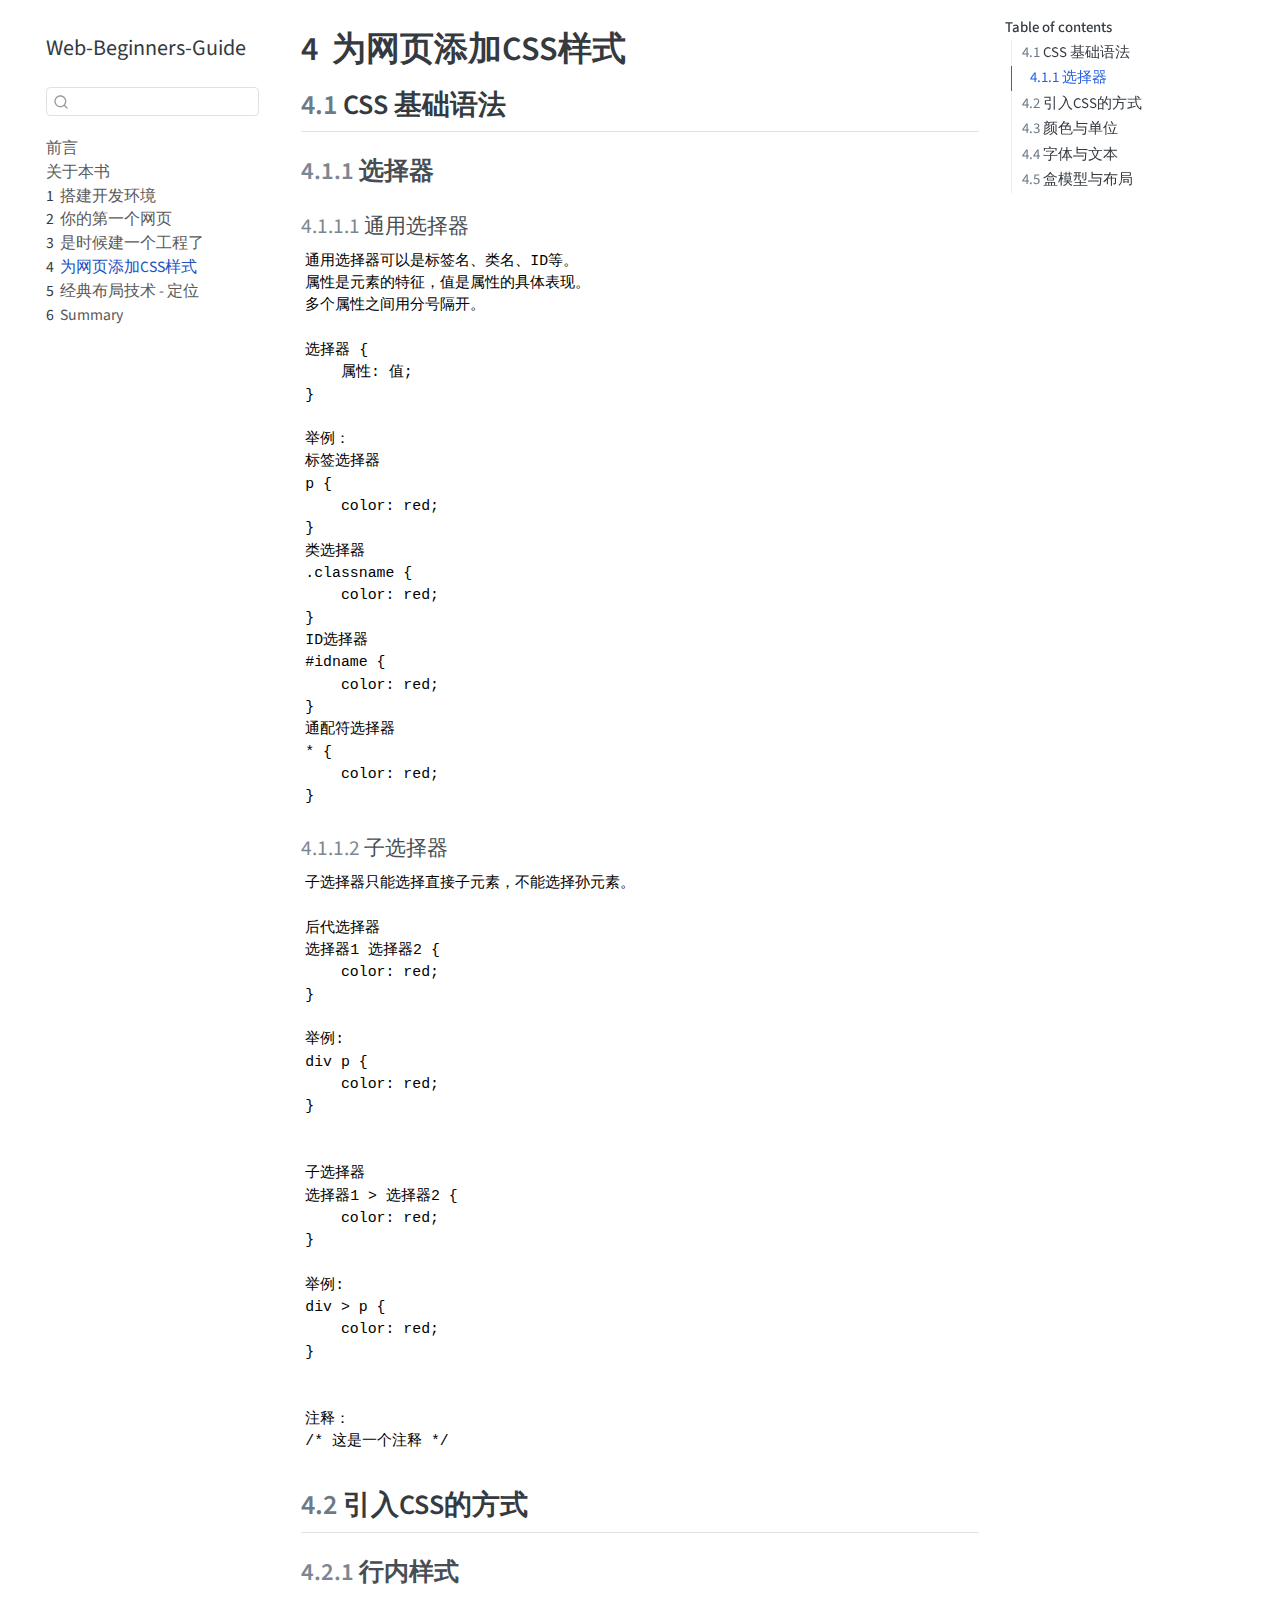
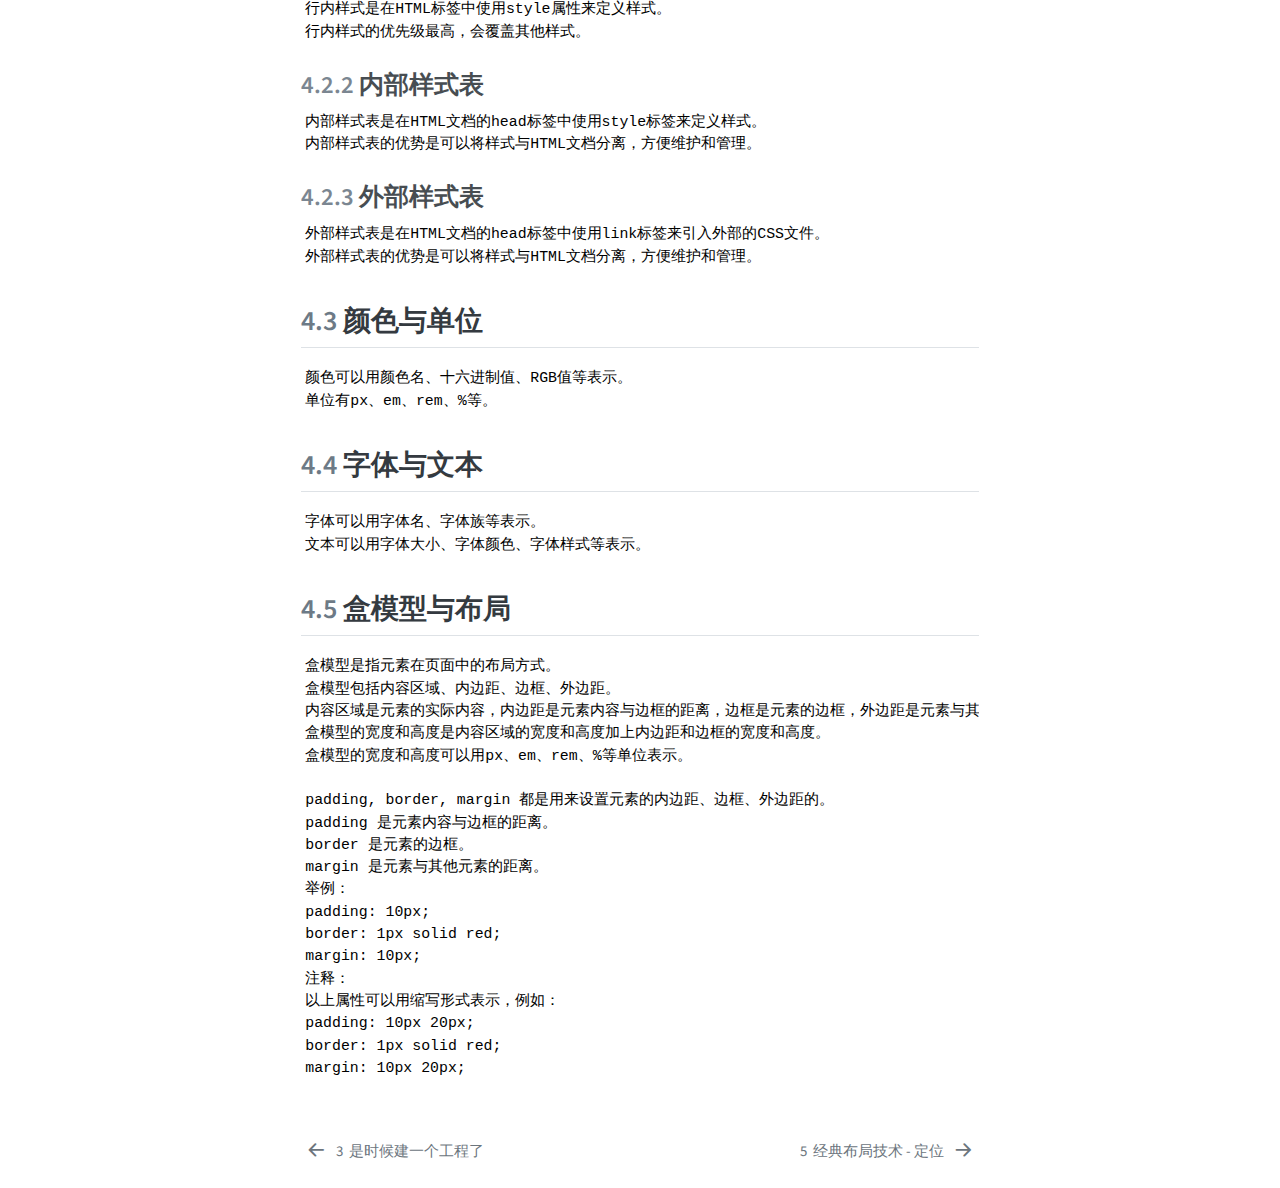
<file: chapter4.html>
<!DOCTYPE html>
<html xmlns="http://www.w3.org/1999/xhtml" lang="en" xml:lang="en"><head>

<meta charset="utf-8">
<meta name="generator" content="quarto-1.4.552">

<meta name="viewport" content="width=device-width, initial-scale=1.0, user-scalable=yes">


<title>Web-Beginners-Guide - 4&nbsp; 为网页添加CSS样式</title>
<style>
code{white-space: pre-wrap;}
span.smallcaps{font-variant: small-caps;}
div.columns{display: flex; gap: min(4vw, 1.5em);}
div.column{flex: auto; overflow-x: auto;}
div.hanging-indent{margin-left: 1.5em; text-indent: -1.5em;}
ul.task-list{list-style: none;}
ul.task-list li input[type="checkbox"] {
  width: 0.8em;
  margin: 0 0.8em 0.2em -1em; /* quarto-specific, see https://github.com/quarto-dev/quarto-cli/issues/4556 */ 
  vertical-align: middle;
}
</style>


<script src="site_libs/quarto-nav/quarto-nav.js"></script>
<script src="site_libs/quarto-nav/headroom.min.js"></script>
<script src="site_libs/clipboard/clipboard.min.js"></script>
<script src="site_libs/quarto-search/autocomplete.umd.js"></script>
<script src="site_libs/quarto-search/fuse.min.js"></script>
<script src="site_libs/quarto-search/quarto-search.js"></script>
<meta name="quarto:offset" content="./">
<link href="./chapter5.html" rel="next">
<link href="./chapter3.html" rel="prev">
<script src="site_libs/quarto-html/quarto.js"></script>
<script src="site_libs/quarto-html/popper.min.js"></script>
<script src="site_libs/quarto-html/tippy.umd.min.js"></script>
<script src="site_libs/quarto-html/anchor.min.js"></script>
<link href="site_libs/quarto-html/tippy.css" rel="stylesheet">
<link href="site_libs/quarto-html/quarto-syntax-highlighting.css" rel="stylesheet" id="quarto-text-highlighting-styles">
<script src="site_libs/bootstrap/bootstrap.min.js"></script>
<link href="site_libs/bootstrap/bootstrap-icons.css" rel="stylesheet">
<link href="site_libs/bootstrap/bootstrap.min.css" rel="stylesheet" id="quarto-bootstrap" data-mode="light">
<script id="quarto-search-options" type="application/json">{
  "location": "sidebar",
  "copy-button": false,
  "collapse-after": 3,
  "panel-placement": "start",
  "type": "textbox",
  "limit": 50,
  "keyboard-shortcut": [
    "f",
    "/",
    "s"
  ],
  "show-item-context": false,
  "language": {
    "search-no-results-text": "No results",
    "search-matching-documents-text": "matching documents",
    "search-copy-link-title": "Copy link to search",
    "search-hide-matches-text": "Hide additional matches",
    "search-more-match-text": "more match in this document",
    "search-more-matches-text": "more matches in this document",
    "search-clear-button-title": "Clear",
    "search-text-placeholder": "",
    "search-detached-cancel-button-title": "Cancel",
    "search-submit-button-title": "Submit",
    "search-label": "Search"
  }
}</script>


</head>

<body class="nav-sidebar floating">

<div id="quarto-search-results"></div>
  <header id="quarto-header" class="headroom fixed-top">
  <nav class="quarto-secondary-nav">
    <div class="container-fluid d-flex">
      <button type="button" class="quarto-btn-toggle btn" data-bs-toggle="collapse" data-bs-target=".quarto-sidebar-collapse-item" aria-controls="quarto-sidebar" aria-expanded="false" aria-label="Toggle sidebar navigation" onclick="if (window.quartoToggleHeadroom) { window.quartoToggleHeadroom(); }">
        <i class="bi bi-layout-text-sidebar-reverse"></i>
      </button>
        <nav class="quarto-page-breadcrumbs" aria-label="breadcrumb"><ol class="breadcrumb"><li class="breadcrumb-item"><a href="./chapter4.html"><span class="chapter-number">4</span>&nbsp; <span class="chapter-title">为网页添加CSS样式</span></a></li></ol></nav>
        <a class="flex-grow-1" role="button" data-bs-toggle="collapse" data-bs-target=".quarto-sidebar-collapse-item" aria-controls="quarto-sidebar" aria-expanded="false" aria-label="Toggle sidebar navigation" onclick="if (window.quartoToggleHeadroom) { window.quartoToggleHeadroom(); }">      
        </a>
      <button type="button" class="btn quarto-search-button" aria-label="" onclick="window.quartoOpenSearch();">
        <i class="bi bi-search"></i>
      </button>
    </div>
  </nav>
</header>
<!-- content -->
<div id="quarto-content" class="quarto-container page-columns page-rows-contents page-layout-article">
<!-- sidebar -->
  <nav id="quarto-sidebar" class="sidebar collapse collapse-horizontal quarto-sidebar-collapse-item sidebar-navigation floating overflow-auto">
    <div class="pt-lg-2 mt-2 text-left sidebar-header">
    <div class="sidebar-title mb-0 py-0">
      <a href="./">Web-Beginners-Guide</a> 
    </div>
      </div>
        <div class="mt-2 flex-shrink-0 align-items-center">
        <div class="sidebar-search">
        <div id="quarto-search" class="" title="Search"></div>
        </div>
        </div>
    <div class="sidebar-menu-container"> 
    <ul class="list-unstyled mt-1">
        <li class="sidebar-item">
  <div class="sidebar-item-container"> 
  <a href="./index.html" class="sidebar-item-text sidebar-link">
 <span class="menu-text">前言</span></a>
  </div>
</li>
        <li class="sidebar-item">
  <div class="sidebar-item-container"> 
  <a href="./intro.html" class="sidebar-item-text sidebar-link">
 <span class="menu-text">关于本书</span></a>
  </div>
</li>
        <li class="sidebar-item">
  <div class="sidebar-item-container"> 
  <a href="./chapter1.html" class="sidebar-item-text sidebar-link">
 <span class="menu-text"><span class="chapter-number">1</span>&nbsp; <span class="chapter-title">搭建开发环境</span></span></a>
  </div>
</li>
        <li class="sidebar-item">
  <div class="sidebar-item-container"> 
  <a href="./chapter2.html" class="sidebar-item-text sidebar-link">
 <span class="menu-text"><span class="chapter-number">2</span>&nbsp; <span class="chapter-title">你的第一个网页</span></span></a>
  </div>
</li>
        <li class="sidebar-item">
  <div class="sidebar-item-container"> 
  <a href="./chapter3.html" class="sidebar-item-text sidebar-link">
 <span class="menu-text"><span class="chapter-number">3</span>&nbsp; <span class="chapter-title">是时候建一个工程了</span></span></a>
  </div>
</li>
        <li class="sidebar-item">
  <div class="sidebar-item-container"> 
  <a href="./chapter4.html" class="sidebar-item-text sidebar-link active">
 <span class="menu-text"><span class="chapter-number">4</span>&nbsp; <span class="chapter-title">为网页添加CSS样式</span></span></a>
  </div>
</li>
        <li class="sidebar-item">
  <div class="sidebar-item-container"> 
  <a href="./chapter5.html" class="sidebar-item-text sidebar-link">
 <span class="menu-text"><span class="chapter-number">5</span>&nbsp; <span class="chapter-title">经典布局技术 - 定位</span></span></a>
  </div>
</li>
        <li class="sidebar-item">
  <div class="sidebar-item-container"> 
  <a href="./summary.html" class="sidebar-item-text sidebar-link">
 <span class="menu-text"><span class="chapter-number">6</span>&nbsp; <span class="chapter-title">Summary</span></span></a>
  </div>
</li>
    </ul>
    </div>
</nav>
<div id="quarto-sidebar-glass" class="quarto-sidebar-collapse-item" data-bs-toggle="collapse" data-bs-target=".quarto-sidebar-collapse-item"></div>
<!-- margin-sidebar -->
    <div id="quarto-margin-sidebar" class="sidebar margin-sidebar">
        <nav id="TOC" role="doc-toc" class="toc-active">
    <h2 id="toc-title">Table of contents</h2>
   
  <ul>
  <li><a href="#css-基础语法" id="toc-css-基础语法" class="nav-link active" data-scroll-target="#css-基础语法"><span class="header-section-number">4.1</span> CSS 基础语法</a>
  <ul class="collapse">
  <li><a href="#选择器" id="toc-选择器" class="nav-link" data-scroll-target="#选择器"><span class="header-section-number">4.1.1</span> 选择器</a></li>
  </ul></li>
  <li><a href="#引入css的方式" id="toc-引入css的方式" class="nav-link" data-scroll-target="#引入css的方式"><span class="header-section-number">4.2</span> 引入CSS的方式</a>
  <ul class="collapse">
  <li><a href="#行内样式" id="toc-行内样式" class="nav-link" data-scroll-target="#行内样式"><span class="header-section-number">4.2.1</span> 行内样式</a></li>
  <li><a href="#内部样式表" id="toc-内部样式表" class="nav-link" data-scroll-target="#内部样式表"><span class="header-section-number">4.2.2</span> 内部样式表</a></li>
  <li><a href="#外部样式表" id="toc-外部样式表" class="nav-link" data-scroll-target="#外部样式表"><span class="header-section-number">4.2.3</span> 外部样式表</a></li>
  </ul></li>
  <li><a href="#颜色与单位" id="toc-颜色与单位" class="nav-link" data-scroll-target="#颜色与单位"><span class="header-section-number">4.3</span> 颜色与单位</a></li>
  <li><a href="#字体与文本" id="toc-字体与文本" class="nav-link" data-scroll-target="#字体与文本"><span class="header-section-number">4.4</span> 字体与文本</a></li>
  <li><a href="#盒模型与布局" id="toc-盒模型与布局" class="nav-link" data-scroll-target="#盒模型与布局"><span class="header-section-number">4.5</span> 盒模型与布局</a></li>
  </ul>
</nav>
    </div>
<!-- main -->
<main class="content" id="quarto-document-content">

<header id="title-block-header" class="quarto-title-block default">
<div class="quarto-title">
<h1 class="title"><span class="chapter-number">4</span>&nbsp; <span class="chapter-title">为网页添加CSS样式</span></h1>
</div>



<div class="quarto-title-meta">

    
  
    
  </div>
  


</header>


<section id="css-基础语法" class="level2" data-number="4.1">
<h2 data-number="4.1" class="anchored" data-anchor-id="css-基础语法"><span class="header-section-number">4.1</span> CSS 基础语法</h2>
<section id="选择器" class="level3" data-number="4.1.1">
<h3 data-number="4.1.1" class="anchored" data-anchor-id="选择器"><span class="header-section-number">4.1.1</span> 选择器</h3>
<!-- 请给出选择器的定义 -->
<section id="通用选择器" class="level4" data-number="4.1.1.1">
<h4 data-number="4.1.1.1" class="anchored" data-anchor-id="通用选择器"><span class="header-section-number">4.1.1.1</span> 通用选择器</h4>
<pre><code>通用选择器可以是标签名、类名、ID等。
属性是元素的特征，值是属性的具体表现。
多个属性之间用分号隔开。

选择器 {
    属性: 值;
}
 
举例：
标签选择器
p {
    color: red;
}
类选择器
.classname {
    color: red;
}
ID选择器
#idname {
    color: red;
}
通配符选择器
* {
    color: red;
}</code></pre>
</section>
<section id="子选择器" class="level4" data-number="4.1.1.2">
<h4 data-number="4.1.1.2" class="anchored" data-anchor-id="子选择器"><span class="header-section-number">4.1.1.2</span> 子选择器</h4>
<pre><code>子选择器只能选择直接子元素，不能选择孙元素。

后代选择器
选择器1 选择器2 {
    color: red;
}

举例:
div p {
    color: red;
}


子选择器
选择器1 &gt; 选择器2 {
    color: red;
}

举例:
div &gt; p {
    color: red;
}


注释：
/* 这是一个注释 */</code></pre>
</section>
</section>
</section>
<section id="引入css的方式" class="level2" data-number="4.2">
<h2 data-number="4.2" class="anchored" data-anchor-id="引入css的方式"><span class="header-section-number">4.2</span> 引入CSS的方式</h2>
<section id="行内样式" class="level3" data-number="4.2.1">
<h3 data-number="4.2.1" class="anchored" data-anchor-id="行内样式"><span class="header-section-number">4.2.1</span> 行内样式</h3>
<pre><code>行内样式是在HTML标签中使用style属性来定义样式。
行内样式的优先级最高，会覆盖其他样式。</code></pre>
</section>
<section id="内部样式表" class="level3" data-number="4.2.2">
<h3 data-number="4.2.2" class="anchored" data-anchor-id="内部样式表"><span class="header-section-number">4.2.2</span> 内部样式表</h3>
<pre><code>内部样式表是在HTML文档的head标签中使用style标签来定义样式。
内部样式表的优势是可以将样式与HTML文档分离，方便维护和管理。</code></pre>
</section>
<section id="外部样式表" class="level3" data-number="4.2.3">
<h3 data-number="4.2.3" class="anchored" data-anchor-id="外部样式表"><span class="header-section-number">4.2.3</span> 外部样式表</h3>
<pre><code>外部样式表是在HTML文档的head标签中使用link标签来引入外部的CSS文件。
外部样式表的优势是可以将样式与HTML文档分离，方便维护和管理。</code></pre>
</section>
</section>
<section id="颜色与单位" class="level2" data-number="4.3">
<h2 data-number="4.3" class="anchored" data-anchor-id="颜色与单位"><span class="header-section-number">4.3</span> 颜色与单位</h2>
<pre><code>颜色可以用颜色名、十六进制值、RGB值等表示。
单位有px、em、rem、%等。</code></pre>
</section>
<section id="字体与文本" class="level2" data-number="4.4">
<h2 data-number="4.4" class="anchored" data-anchor-id="字体与文本"><span class="header-section-number">4.4</span> 字体与文本</h2>
<pre><code>字体可以用字体名、字体族等表示。
文本可以用字体大小、字体颜色、字体样式等表示。</code></pre>
</section>
<section id="盒模型与布局" class="level2" data-number="4.5">
<h2 data-number="4.5" class="anchored" data-anchor-id="盒模型与布局"><span class="header-section-number">4.5</span> 盒模型与布局</h2>
<pre><code>盒模型是指元素在页面中的布局方式。
盒模型包括内容区域、内边距、边框、外边距。
内容区域是元素的实际内容，内边距是元素内容与边框的距离，边框是元素的边框，外边距是元素与其他元素的距离。
盒模型的宽度和高度是内容区域的宽度和高度加上内边距和边框的宽度和高度。
盒模型的宽度和高度可以用px、em、rem、%等单位表示。

padding, border, margin 都是用来设置元素的内边距、边框、外边距的。
padding 是元素内容与边框的距离。
border 是元素的边框。
margin 是元素与其他元素的距离。
举例：
padding: 10px;
border: 1px solid red;
margin: 10px;
注释：
以上属性可以用缩写形式表示，例如：
padding: 10px 20px;
border: 1px solid red;
margin: 10px 20px;</code></pre>


</section>

</main> <!-- /main -->
<script id="quarto-html-after-body" type="application/javascript">
window.document.addEventListener("DOMContentLoaded", function (event) {
  const toggleBodyColorMode = (bsSheetEl) => {
    const mode = bsSheetEl.getAttribute("data-mode");
    const bodyEl = window.document.querySelector("body");
    if (mode === "dark") {
      bodyEl.classList.add("quarto-dark");
      bodyEl.classList.remove("quarto-light");
    } else {
      bodyEl.classList.add("quarto-light");
      bodyEl.classList.remove("quarto-dark");
    }
  }
  const toggleBodyColorPrimary = () => {
    const bsSheetEl = window.document.querySelector("link#quarto-bootstrap");
    if (bsSheetEl) {
      toggleBodyColorMode(bsSheetEl);
    }
  }
  toggleBodyColorPrimary();  
  const icon = "";
  const anchorJS = new window.AnchorJS();
  anchorJS.options = {
    placement: 'right',
    icon: icon
  };
  anchorJS.add('.anchored');
  const isCodeAnnotation = (el) => {
    for (const clz of el.classList) {
      if (clz.startsWith('code-annotation-')) {                     
        return true;
      }
    }
    return false;
  }
  const clipboard = new window.ClipboardJS('.code-copy-button', {
    text: function(trigger) {
      const codeEl = trigger.previousElementSibling.cloneNode(true);
      for (const childEl of codeEl.children) {
        if (isCodeAnnotation(childEl)) {
          childEl.remove();
        }
      }
      return codeEl.innerText;
    }
  });
  clipboard.on('success', function(e) {
    // button target
    const button = e.trigger;
    // don't keep focus
    button.blur();
    // flash "checked"
    button.classList.add('code-copy-button-checked');
    var currentTitle = button.getAttribute("title");
    button.setAttribute("title", "Copied!");
    let tooltip;
    if (window.bootstrap) {
      button.setAttribute("data-bs-toggle", "tooltip");
      button.setAttribute("data-bs-placement", "left");
      button.setAttribute("data-bs-title", "Copied!");
      tooltip = new bootstrap.Tooltip(button, 
        { trigger: "manual", 
          customClass: "code-copy-button-tooltip",
          offset: [0, -8]});
      tooltip.show();    
    }
    setTimeout(function() {
      if (tooltip) {
        tooltip.hide();
        button.removeAttribute("data-bs-title");
        button.removeAttribute("data-bs-toggle");
        button.removeAttribute("data-bs-placement");
      }
      button.setAttribute("title", currentTitle);
      button.classList.remove('code-copy-button-checked');
    }, 1000);
    // clear code selection
    e.clearSelection();
  });
    var localhostRegex = new RegExp(/^(?:http|https):\/\/localhost\:?[0-9]*\//);
    var mailtoRegex = new RegExp(/^mailto:/);
      var filterRegex = new RegExp('/' + window.location.host + '/');
    var isInternal = (href) => {
        return filterRegex.test(href) || localhostRegex.test(href) || mailtoRegex.test(href);
    }
    // Inspect non-navigation links and adorn them if external
 	var links = window.document.querySelectorAll('a[href]:not(.nav-link):not(.navbar-brand):not(.toc-action):not(.sidebar-link):not(.sidebar-item-toggle):not(.pagination-link):not(.no-external):not([aria-hidden]):not(.dropdown-item):not(.quarto-navigation-tool)');
    for (var i=0; i<links.length; i++) {
      const link = links[i];
      if (!isInternal(link.href)) {
        // undo the damage that might have been done by quarto-nav.js in the case of
        // links that we want to consider external
        if (link.dataset.originalHref !== undefined) {
          link.href = link.dataset.originalHref;
        }
      }
    }
  function tippyHover(el, contentFn, onTriggerFn, onUntriggerFn) {
    const config = {
      allowHTML: true,
      maxWidth: 500,
      delay: 100,
      arrow: false,
      appendTo: function(el) {
          return el.parentElement;
      },
      interactive: true,
      interactiveBorder: 10,
      theme: 'quarto',
      placement: 'bottom-start',
    };
    if (contentFn) {
      config.content = contentFn;
    }
    if (onTriggerFn) {
      config.onTrigger = onTriggerFn;
    }
    if (onUntriggerFn) {
      config.onUntrigger = onUntriggerFn;
    }
    window.tippy(el, config); 
  }
  const noterefs = window.document.querySelectorAll('a[role="doc-noteref"]');
  for (var i=0; i<noterefs.length; i++) {
    const ref = noterefs[i];
    tippyHover(ref, function() {
      // use id or data attribute instead here
      let href = ref.getAttribute('data-footnote-href') || ref.getAttribute('href');
      try { href = new URL(href).hash; } catch {}
      const id = href.replace(/^#\/?/, "");
      const note = window.document.getElementById(id);
      if (note) {
        return note.innerHTML;
      } else {
        return "";
      }
    });
  }
  const xrefs = window.document.querySelectorAll('a.quarto-xref');
  const processXRef = (id, note) => {
    // Strip column container classes
    const stripColumnClz = (el) => {
      el.classList.remove("page-full", "page-columns");
      if (el.children) {
        for (const child of el.children) {
          stripColumnClz(child);
        }
      }
    }
    stripColumnClz(note)
    if (id === null || id.startsWith('sec-')) {
      // Special case sections, only their first couple elements
      const container = document.createElement("div");
      if (note.children && note.children.length > 2) {
        container.appendChild(note.children[0].cloneNode(true));
        for (let i = 1; i < note.children.length; i++) {
          const child = note.children[i];
          if (child.tagName === "P" && child.innerText === "") {
            continue;
          } else {
            container.appendChild(child.cloneNode(true));
            break;
          }
        }
        if (window.Quarto?.typesetMath) {
          window.Quarto.typesetMath(container);
        }
        return container.innerHTML
      } else {
        if (window.Quarto?.typesetMath) {
          window.Quarto.typesetMath(note);
        }
        return note.innerHTML;
      }
    } else {
      // Remove any anchor links if they are present
      const anchorLink = note.querySelector('a.anchorjs-link');
      if (anchorLink) {
        anchorLink.remove();
      }
      if (window.Quarto?.typesetMath) {
        window.Quarto.typesetMath(note);
      }
      // TODO in 1.5, we should make sure this works without a callout special case
      if (note.classList.contains("callout")) {
        return note.outerHTML;
      } else {
        return note.innerHTML;
      }
    }
  }
  for (var i=0; i<xrefs.length; i++) {
    const xref = xrefs[i];
    tippyHover(xref, undefined, function(instance) {
      instance.disable();
      let url = xref.getAttribute('href');
      let hash = undefined; 
      if (url.startsWith('#')) {
        hash = url;
      } else {
        try { hash = new URL(url).hash; } catch {}
      }
      if (hash) {
        const id = hash.replace(/^#\/?/, "");
        const note = window.document.getElementById(id);
        if (note !== null) {
          try {
            const html = processXRef(id, note.cloneNode(true));
            instance.setContent(html);
          } finally {
            instance.enable();
            instance.show();
          }
        } else {
          // See if we can fetch this
          fetch(url.split('#')[0])
          .then(res => res.text())
          .then(html => {
            const parser = new DOMParser();
            const htmlDoc = parser.parseFromString(html, "text/html");
            const note = htmlDoc.getElementById(id);
            if (note !== null) {
              const html = processXRef(id, note);
              instance.setContent(html);
            } 
          }).finally(() => {
            instance.enable();
            instance.show();
          });
        }
      } else {
        // See if we can fetch a full url (with no hash to target)
        // This is a special case and we should probably do some content thinning / targeting
        fetch(url)
        .then(res => res.text())
        .then(html => {
          const parser = new DOMParser();
          const htmlDoc = parser.parseFromString(html, "text/html");
          const note = htmlDoc.querySelector('main.content');
          if (note !== null) {
            // This should only happen for chapter cross references
            // (since there is no id in the URL)
            // remove the first header
            if (note.children.length > 0 && note.children[0].tagName === "HEADER") {
              note.children[0].remove();
            }
            const html = processXRef(null, note);
            instance.setContent(html);
          } 
        }).finally(() => {
          instance.enable();
          instance.show();
        });
      }
    }, function(instance) {
    });
  }
      let selectedAnnoteEl;
      const selectorForAnnotation = ( cell, annotation) => {
        let cellAttr = 'data-code-cell="' + cell + '"';
        let lineAttr = 'data-code-annotation="' +  annotation + '"';
        const selector = 'span[' + cellAttr + '][' + lineAttr + ']';
        return selector;
      }
      const selectCodeLines = (annoteEl) => {
        const doc = window.document;
        const targetCell = annoteEl.getAttribute("data-target-cell");
        const targetAnnotation = annoteEl.getAttribute("data-target-annotation");
        const annoteSpan = window.document.querySelector(selectorForAnnotation(targetCell, targetAnnotation));
        const lines = annoteSpan.getAttribute("data-code-lines").split(",");
        const lineIds = lines.map((line) => {
          return targetCell + "-" + line;
        })
        let top = null;
        let height = null;
        let parent = null;
        if (lineIds.length > 0) {
            //compute the position of the single el (top and bottom and make a div)
            const el = window.document.getElementById(lineIds[0]);
            top = el.offsetTop;
            height = el.offsetHeight;
            parent = el.parentElement.parentElement;
          if (lineIds.length > 1) {
            const lastEl = window.document.getElementById(lineIds[lineIds.length - 1]);
            const bottom = lastEl.offsetTop + lastEl.offsetHeight;
            height = bottom - top;
          }
          if (top !== null && height !== null && parent !== null) {
            // cook up a div (if necessary) and position it 
            let div = window.document.getElementById("code-annotation-line-highlight");
            if (div === null) {
              div = window.document.createElement("div");
              div.setAttribute("id", "code-annotation-line-highlight");
              div.style.position = 'absolute';
              parent.appendChild(div);
            }
            div.style.top = top - 2 + "px";
            div.style.height = height + 4 + "px";
            div.style.left = 0;
            let gutterDiv = window.document.getElementById("code-annotation-line-highlight-gutter");
            if (gutterDiv === null) {
              gutterDiv = window.document.createElement("div");
              gutterDiv.setAttribute("id", "code-annotation-line-highlight-gutter");
              gutterDiv.style.position = 'absolute';
              const codeCell = window.document.getElementById(targetCell);
              const gutter = codeCell.querySelector('.code-annotation-gutter');
              gutter.appendChild(gutterDiv);
            }
            gutterDiv.style.top = top - 2 + "px";
            gutterDiv.style.height = height + 4 + "px";
          }
          selectedAnnoteEl = annoteEl;
        }
      };
      const unselectCodeLines = () => {
        const elementsIds = ["code-annotation-line-highlight", "code-annotation-line-highlight-gutter"];
        elementsIds.forEach((elId) => {
          const div = window.document.getElementById(elId);
          if (div) {
            div.remove();
          }
        });
        selectedAnnoteEl = undefined;
      };
        // Handle positioning of the toggle
    window.addEventListener(
      "resize",
      throttle(() => {
        elRect = undefined;
        if (selectedAnnoteEl) {
          selectCodeLines(selectedAnnoteEl);
        }
      }, 10)
    );
    function throttle(fn, ms) {
    let throttle = false;
    let timer;
      return (...args) => {
        if(!throttle) { // first call gets through
            fn.apply(this, args);
            throttle = true;
        } else { // all the others get throttled
            if(timer) clearTimeout(timer); // cancel #2
            timer = setTimeout(() => {
              fn.apply(this, args);
              timer = throttle = false;
            }, ms);
        }
      };
    }
      // Attach click handler to the DT
      const annoteDls = window.document.querySelectorAll('dt[data-target-cell]');
      for (const annoteDlNode of annoteDls) {
        annoteDlNode.addEventListener('click', (event) => {
          const clickedEl = event.target;
          if (clickedEl !== selectedAnnoteEl) {
            unselectCodeLines();
            const activeEl = window.document.querySelector('dt[data-target-cell].code-annotation-active');
            if (activeEl) {
              activeEl.classList.remove('code-annotation-active');
            }
            selectCodeLines(clickedEl);
            clickedEl.classList.add('code-annotation-active');
          } else {
            // Unselect the line
            unselectCodeLines();
            clickedEl.classList.remove('code-annotation-active');
          }
        });
      }
  const findCites = (el) => {
    const parentEl = el.parentElement;
    if (parentEl) {
      const cites = parentEl.dataset.cites;
      if (cites) {
        return {
          el,
          cites: cites.split(' ')
        };
      } else {
        return findCites(el.parentElement)
      }
    } else {
      return undefined;
    }
  };
  var bibliorefs = window.document.querySelectorAll('a[role="doc-biblioref"]');
  for (var i=0; i<bibliorefs.length; i++) {
    const ref = bibliorefs[i];
    const citeInfo = findCites(ref);
    if (citeInfo) {
      tippyHover(citeInfo.el, function() {
        var popup = window.document.createElement('div');
        citeInfo.cites.forEach(function(cite) {
          var citeDiv = window.document.createElement('div');
          citeDiv.classList.add('hanging-indent');
          citeDiv.classList.add('csl-entry');
          var biblioDiv = window.document.getElementById('ref-' + cite);
          if (biblioDiv) {
            citeDiv.innerHTML = biblioDiv.innerHTML;
          }
          popup.appendChild(citeDiv);
        });
        return popup.innerHTML;
      });
    }
  }
});
</script>
<nav class="page-navigation">
  <div class="nav-page nav-page-previous">
      <a href="./chapter3.html" class="pagination-link" aria-label="是时候建一个工程了">
        <i class="bi bi-arrow-left-short"></i> <span class="nav-page-text"><span class="chapter-number">3</span>&nbsp; <span class="chapter-title">是时候建一个工程了</span></span>
      </a>          
  </div>
  <div class="nav-page nav-page-next">
      <a href="./chapter5.html" class="pagination-link" aria-label="经典布局技术 - 定位">
        <span class="nav-page-text"><span class="chapter-number">5</span>&nbsp; <span class="chapter-title">经典布局技术 - 定位</span></span> <i class="bi bi-arrow-right-short"></i>
      </a>
  </div>
</nav>
</div> <!-- /content -->




</body></html>
</file>
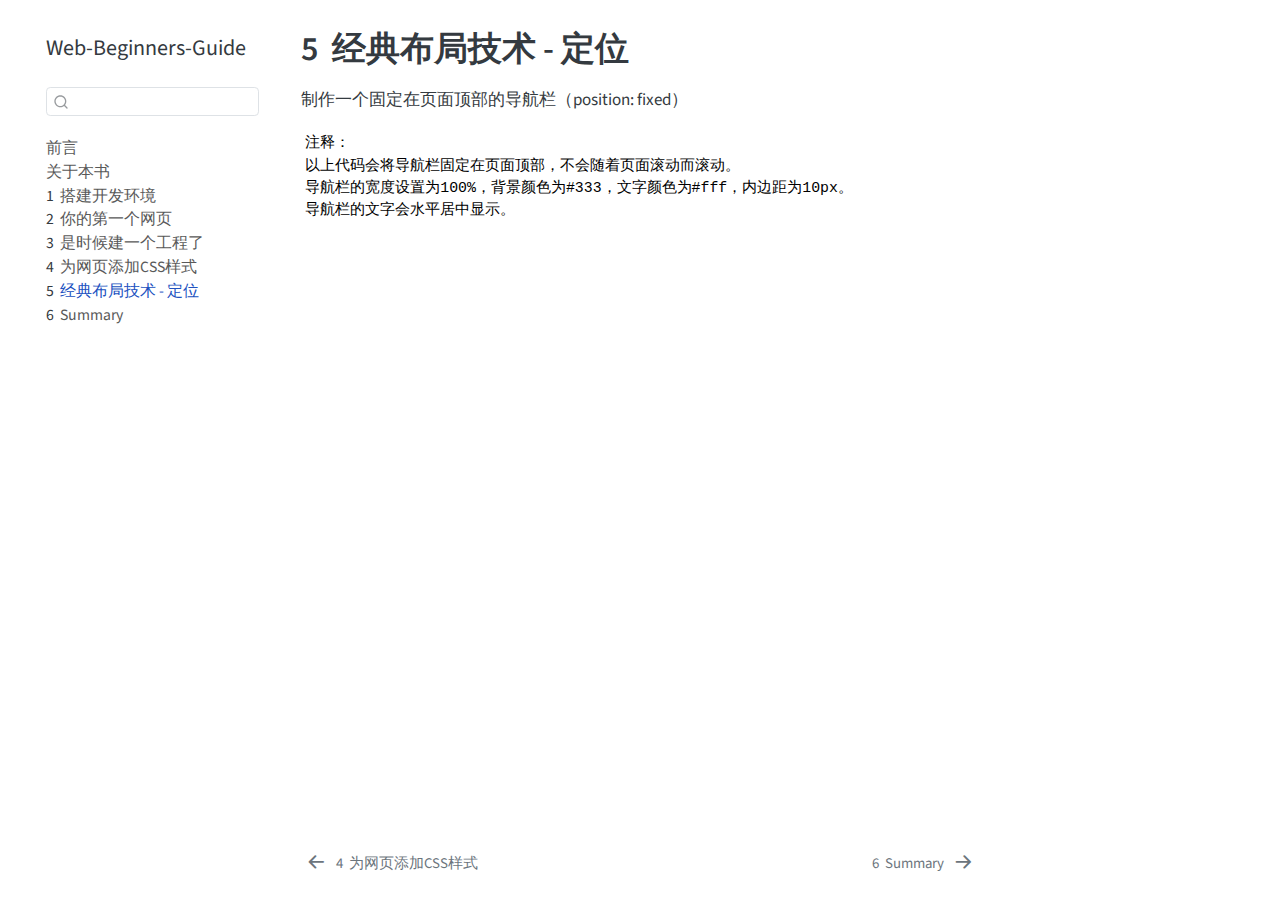
<file: chapter5.html>
<!DOCTYPE html>
<html xmlns="http://www.w3.org/1999/xhtml" lang="en" xml:lang="en"><head>

<meta charset="utf-8">
<meta name="generator" content="quarto-1.4.552">

<meta name="viewport" content="width=device-width, initial-scale=1.0, user-scalable=yes">


<title>Web-Beginners-Guide - 5&nbsp; 经典布局技术 - 定位</title>
<style>
code{white-space: pre-wrap;}
span.smallcaps{font-variant: small-caps;}
div.columns{display: flex; gap: min(4vw, 1.5em);}
div.column{flex: auto; overflow-x: auto;}
div.hanging-indent{margin-left: 1.5em; text-indent: -1.5em;}
ul.task-list{list-style: none;}
ul.task-list li input[type="checkbox"] {
  width: 0.8em;
  margin: 0 0.8em 0.2em -1em; /* quarto-specific, see https://github.com/quarto-dev/quarto-cli/issues/4556 */ 
  vertical-align: middle;
}
</style>


<script src="site_libs/quarto-nav/quarto-nav.js"></script>
<script src="site_libs/quarto-nav/headroom.min.js"></script>
<script src="site_libs/clipboard/clipboard.min.js"></script>
<script src="site_libs/quarto-search/autocomplete.umd.js"></script>
<script src="site_libs/quarto-search/fuse.min.js"></script>
<script src="site_libs/quarto-search/quarto-search.js"></script>
<meta name="quarto:offset" content="./">
<link href="./summary.html" rel="next">
<link href="./chapter4.html" rel="prev">
<script src="site_libs/quarto-html/quarto.js"></script>
<script src="site_libs/quarto-html/popper.min.js"></script>
<script src="site_libs/quarto-html/tippy.umd.min.js"></script>
<script src="site_libs/quarto-html/anchor.min.js"></script>
<link href="site_libs/quarto-html/tippy.css" rel="stylesheet">
<link href="site_libs/quarto-html/quarto-syntax-highlighting.css" rel="stylesheet" id="quarto-text-highlighting-styles">
<script src="site_libs/bootstrap/bootstrap.min.js"></script>
<link href="site_libs/bootstrap/bootstrap-icons.css" rel="stylesheet">
<link href="site_libs/bootstrap/bootstrap.min.css" rel="stylesheet" id="quarto-bootstrap" data-mode="light">
<script id="quarto-search-options" type="application/json">{
  "location": "sidebar",
  "copy-button": false,
  "collapse-after": 3,
  "panel-placement": "start",
  "type": "textbox",
  "limit": 50,
  "keyboard-shortcut": [
    "f",
    "/",
    "s"
  ],
  "show-item-context": false,
  "language": {
    "search-no-results-text": "No results",
    "search-matching-documents-text": "matching documents",
    "search-copy-link-title": "Copy link to search",
    "search-hide-matches-text": "Hide additional matches",
    "search-more-match-text": "more match in this document",
    "search-more-matches-text": "more matches in this document",
    "search-clear-button-title": "Clear",
    "search-text-placeholder": "",
    "search-detached-cancel-button-title": "Cancel",
    "search-submit-button-title": "Submit",
    "search-label": "Search"
  }
}</script>


</head>

<body class="nav-sidebar floating">

<div id="quarto-search-results"></div>
  <header id="quarto-header" class="headroom fixed-top">
  <nav class="quarto-secondary-nav">
    <div class="container-fluid d-flex">
      <button type="button" class="quarto-btn-toggle btn" data-bs-toggle="collapse" data-bs-target=".quarto-sidebar-collapse-item" aria-controls="quarto-sidebar" aria-expanded="false" aria-label="Toggle sidebar navigation" onclick="if (window.quartoToggleHeadroom) { window.quartoToggleHeadroom(); }">
        <i class="bi bi-layout-text-sidebar-reverse"></i>
      </button>
        <nav class="quarto-page-breadcrumbs" aria-label="breadcrumb"><ol class="breadcrumb"><li class="breadcrumb-item"><a href="./chapter5.html"><span class="chapter-number">5</span>&nbsp; <span class="chapter-title">经典布局技术 - 定位</span></a></li></ol></nav>
        <a class="flex-grow-1" role="button" data-bs-toggle="collapse" data-bs-target=".quarto-sidebar-collapse-item" aria-controls="quarto-sidebar" aria-expanded="false" aria-label="Toggle sidebar navigation" onclick="if (window.quartoToggleHeadroom) { window.quartoToggleHeadroom(); }">      
        </a>
      <button type="button" class="btn quarto-search-button" aria-label="" onclick="window.quartoOpenSearch();">
        <i class="bi bi-search"></i>
      </button>
    </div>
  </nav>
</header>
<!-- content -->
<div id="quarto-content" class="quarto-container page-columns page-rows-contents page-layout-article">
<!-- sidebar -->
  <nav id="quarto-sidebar" class="sidebar collapse collapse-horizontal quarto-sidebar-collapse-item sidebar-navigation floating overflow-auto">
    <div class="pt-lg-2 mt-2 text-left sidebar-header">
    <div class="sidebar-title mb-0 py-0">
      <a href="./">Web-Beginners-Guide</a> 
    </div>
      </div>
        <div class="mt-2 flex-shrink-0 align-items-center">
        <div class="sidebar-search">
        <div id="quarto-search" class="" title="Search"></div>
        </div>
        </div>
    <div class="sidebar-menu-container"> 
    <ul class="list-unstyled mt-1">
        <li class="sidebar-item">
  <div class="sidebar-item-container"> 
  <a href="./index.html" class="sidebar-item-text sidebar-link">
 <span class="menu-text">前言</span></a>
  </div>
</li>
        <li class="sidebar-item">
  <div class="sidebar-item-container"> 
  <a href="./intro.html" class="sidebar-item-text sidebar-link">
 <span class="menu-text">关于本书</span></a>
  </div>
</li>
        <li class="sidebar-item">
  <div class="sidebar-item-container"> 
  <a href="./chapter1.html" class="sidebar-item-text sidebar-link">
 <span class="menu-text"><span class="chapter-number">1</span>&nbsp; <span class="chapter-title">搭建开发环境</span></span></a>
  </div>
</li>
        <li class="sidebar-item">
  <div class="sidebar-item-container"> 
  <a href="./chapter2.html" class="sidebar-item-text sidebar-link">
 <span class="menu-text"><span class="chapter-number">2</span>&nbsp; <span class="chapter-title">你的第一个网页</span></span></a>
  </div>
</li>
        <li class="sidebar-item">
  <div class="sidebar-item-container"> 
  <a href="./chapter3.html" class="sidebar-item-text sidebar-link">
 <span class="menu-text"><span class="chapter-number">3</span>&nbsp; <span class="chapter-title">是时候建一个工程了</span></span></a>
  </div>
</li>
        <li class="sidebar-item">
  <div class="sidebar-item-container"> 
  <a href="./chapter4.html" class="sidebar-item-text sidebar-link">
 <span class="menu-text"><span class="chapter-number">4</span>&nbsp; <span class="chapter-title">为网页添加CSS样式</span></span></a>
  </div>
</li>
        <li class="sidebar-item">
  <div class="sidebar-item-container"> 
  <a href="./chapter5.html" class="sidebar-item-text sidebar-link active">
 <span class="menu-text"><span class="chapter-number">5</span>&nbsp; <span class="chapter-title">经典布局技术 - 定位</span></span></a>
  </div>
</li>
        <li class="sidebar-item">
  <div class="sidebar-item-container"> 
  <a href="./summary.html" class="sidebar-item-text sidebar-link">
 <span class="menu-text"><span class="chapter-number">6</span>&nbsp; <span class="chapter-title">Summary</span></span></a>
  </div>
</li>
    </ul>
    </div>
</nav>
<div id="quarto-sidebar-glass" class="quarto-sidebar-collapse-item" data-bs-toggle="collapse" data-bs-target=".quarto-sidebar-collapse-item"></div>
<!-- margin-sidebar -->
    <div id="quarto-margin-sidebar" class="sidebar margin-sidebar">
        
    </div>
<!-- main -->
<main class="content" id="quarto-document-content">

<header id="title-block-header" class="quarto-title-block default">
<div class="quarto-title">
<h1 class="title"><span class="chapter-number">5</span>&nbsp; <span class="chapter-title">经典布局技术 - 定位</span></h1>
</div>



<div class="quarto-title-meta">

    
  
    
  </div>
  


</header>


<p>制作一个固定在页面顶部的导航栏（position: fixed） <!-- ```{css}
nav {
    position: fixed;
    top: 0;
    left: 0;
    width: 100%;
    background-color: #333;
    color: #fff;
    padding: 10px;
}
``` --></p>
<pre><code>注释：
以上代码会将导航栏固定在页面顶部，不会随着页面滚动而滚动。
导航栏的宽度设置为100%，背景颜色为#333，文字颜色为#fff，内边距为10px。
导航栏的文字会水平居中显示。</code></pre>



</main> <!-- /main -->
<script id="quarto-html-after-body" type="application/javascript">
window.document.addEventListener("DOMContentLoaded", function (event) {
  const toggleBodyColorMode = (bsSheetEl) => {
    const mode = bsSheetEl.getAttribute("data-mode");
    const bodyEl = window.document.querySelector("body");
    if (mode === "dark") {
      bodyEl.classList.add("quarto-dark");
      bodyEl.classList.remove("quarto-light");
    } else {
      bodyEl.classList.add("quarto-light");
      bodyEl.classList.remove("quarto-dark");
    }
  }
  const toggleBodyColorPrimary = () => {
    const bsSheetEl = window.document.querySelector("link#quarto-bootstrap");
    if (bsSheetEl) {
      toggleBodyColorMode(bsSheetEl);
    }
  }
  toggleBodyColorPrimary();  
  const icon = "";
  const anchorJS = new window.AnchorJS();
  anchorJS.options = {
    placement: 'right',
    icon: icon
  };
  anchorJS.add('.anchored');
  const isCodeAnnotation = (el) => {
    for (const clz of el.classList) {
      if (clz.startsWith('code-annotation-')) {                     
        return true;
      }
    }
    return false;
  }
  const clipboard = new window.ClipboardJS('.code-copy-button', {
    text: function(trigger) {
      const codeEl = trigger.previousElementSibling.cloneNode(true);
      for (const childEl of codeEl.children) {
        if (isCodeAnnotation(childEl)) {
          childEl.remove();
        }
      }
      return codeEl.innerText;
    }
  });
  clipboard.on('success', function(e) {
    // button target
    const button = e.trigger;
    // don't keep focus
    button.blur();
    // flash "checked"
    button.classList.add('code-copy-button-checked');
    var currentTitle = button.getAttribute("title");
    button.setAttribute("title", "Copied!");
    let tooltip;
    if (window.bootstrap) {
      button.setAttribute("data-bs-toggle", "tooltip");
      button.setAttribute("data-bs-placement", "left");
      button.setAttribute("data-bs-title", "Copied!");
      tooltip = new bootstrap.Tooltip(button, 
        { trigger: "manual", 
          customClass: "code-copy-button-tooltip",
          offset: [0, -8]});
      tooltip.show();    
    }
    setTimeout(function() {
      if (tooltip) {
        tooltip.hide();
        button.removeAttribute("data-bs-title");
        button.removeAttribute("data-bs-toggle");
        button.removeAttribute("data-bs-placement");
      }
      button.setAttribute("title", currentTitle);
      button.classList.remove('code-copy-button-checked');
    }, 1000);
    // clear code selection
    e.clearSelection();
  });
    var localhostRegex = new RegExp(/^(?:http|https):\/\/localhost\:?[0-9]*\//);
    var mailtoRegex = new RegExp(/^mailto:/);
      var filterRegex = new RegExp('/' + window.location.host + '/');
    var isInternal = (href) => {
        return filterRegex.test(href) || localhostRegex.test(href) || mailtoRegex.test(href);
    }
    // Inspect non-navigation links and adorn them if external
 	var links = window.document.querySelectorAll('a[href]:not(.nav-link):not(.navbar-brand):not(.toc-action):not(.sidebar-link):not(.sidebar-item-toggle):not(.pagination-link):not(.no-external):not([aria-hidden]):not(.dropdown-item):not(.quarto-navigation-tool)');
    for (var i=0; i<links.length; i++) {
      const link = links[i];
      if (!isInternal(link.href)) {
        // undo the damage that might have been done by quarto-nav.js in the case of
        // links that we want to consider external
        if (link.dataset.originalHref !== undefined) {
          link.href = link.dataset.originalHref;
        }
      }
    }
  function tippyHover(el, contentFn, onTriggerFn, onUntriggerFn) {
    const config = {
      allowHTML: true,
      maxWidth: 500,
      delay: 100,
      arrow: false,
      appendTo: function(el) {
          return el.parentElement;
      },
      interactive: true,
      interactiveBorder: 10,
      theme: 'quarto',
      placement: 'bottom-start',
    };
    if (contentFn) {
      config.content = contentFn;
    }
    if (onTriggerFn) {
      config.onTrigger = onTriggerFn;
    }
    if (onUntriggerFn) {
      config.onUntrigger = onUntriggerFn;
    }
    window.tippy(el, config); 
  }
  const noterefs = window.document.querySelectorAll('a[role="doc-noteref"]');
  for (var i=0; i<noterefs.length; i++) {
    const ref = noterefs[i];
    tippyHover(ref, function() {
      // use id or data attribute instead here
      let href = ref.getAttribute('data-footnote-href') || ref.getAttribute('href');
      try { href = new URL(href).hash; } catch {}
      const id = href.replace(/^#\/?/, "");
      const note = window.document.getElementById(id);
      if (note) {
        return note.innerHTML;
      } else {
        return "";
      }
    });
  }
  const xrefs = window.document.querySelectorAll('a.quarto-xref');
  const processXRef = (id, note) => {
    // Strip column container classes
    const stripColumnClz = (el) => {
      el.classList.remove("page-full", "page-columns");
      if (el.children) {
        for (const child of el.children) {
          stripColumnClz(child);
        }
      }
    }
    stripColumnClz(note)
    if (id === null || id.startsWith('sec-')) {
      // Special case sections, only their first couple elements
      const container = document.createElement("div");
      if (note.children && note.children.length > 2) {
        container.appendChild(note.children[0].cloneNode(true));
        for (let i = 1; i < note.children.length; i++) {
          const child = note.children[i];
          if (child.tagName === "P" && child.innerText === "") {
            continue;
          } else {
            container.appendChild(child.cloneNode(true));
            break;
          }
        }
        if (window.Quarto?.typesetMath) {
          window.Quarto.typesetMath(container);
        }
        return container.innerHTML
      } else {
        if (window.Quarto?.typesetMath) {
          window.Quarto.typesetMath(note);
        }
        return note.innerHTML;
      }
    } else {
      // Remove any anchor links if they are present
      const anchorLink = note.querySelector('a.anchorjs-link');
      if (anchorLink) {
        anchorLink.remove();
      }
      if (window.Quarto?.typesetMath) {
        window.Quarto.typesetMath(note);
      }
      // TODO in 1.5, we should make sure this works without a callout special case
      if (note.classList.contains("callout")) {
        return note.outerHTML;
      } else {
        return note.innerHTML;
      }
    }
  }
  for (var i=0; i<xrefs.length; i++) {
    const xref = xrefs[i];
    tippyHover(xref, undefined, function(instance) {
      instance.disable();
      let url = xref.getAttribute('href');
      let hash = undefined; 
      if (url.startsWith('#')) {
        hash = url;
      } else {
        try { hash = new URL(url).hash; } catch {}
      }
      if (hash) {
        const id = hash.replace(/^#\/?/, "");
        const note = window.document.getElementById(id);
        if (note !== null) {
          try {
            const html = processXRef(id, note.cloneNode(true));
            instance.setContent(html);
          } finally {
            instance.enable();
            instance.show();
          }
        } else {
          // See if we can fetch this
          fetch(url.split('#')[0])
          .then(res => res.text())
          .then(html => {
            const parser = new DOMParser();
            const htmlDoc = parser.parseFromString(html, "text/html");
            const note = htmlDoc.getElementById(id);
            if (note !== null) {
              const html = processXRef(id, note);
              instance.setContent(html);
            } 
          }).finally(() => {
            instance.enable();
            instance.show();
          });
        }
      } else {
        // See if we can fetch a full url (with no hash to target)
        // This is a special case and we should probably do some content thinning / targeting
        fetch(url)
        .then(res => res.text())
        .then(html => {
          const parser = new DOMParser();
          const htmlDoc = parser.parseFromString(html, "text/html");
          const note = htmlDoc.querySelector('main.content');
          if (note !== null) {
            // This should only happen for chapter cross references
            // (since there is no id in the URL)
            // remove the first header
            if (note.children.length > 0 && note.children[0].tagName === "HEADER") {
              note.children[0].remove();
            }
            const html = processXRef(null, note);
            instance.setContent(html);
          } 
        }).finally(() => {
          instance.enable();
          instance.show();
        });
      }
    }, function(instance) {
    });
  }
      let selectedAnnoteEl;
      const selectorForAnnotation = ( cell, annotation) => {
        let cellAttr = 'data-code-cell="' + cell + '"';
        let lineAttr = 'data-code-annotation="' +  annotation + '"';
        const selector = 'span[' + cellAttr + '][' + lineAttr + ']';
        return selector;
      }
      const selectCodeLines = (annoteEl) => {
        const doc = window.document;
        const targetCell = annoteEl.getAttribute("data-target-cell");
        const targetAnnotation = annoteEl.getAttribute("data-target-annotation");
        const annoteSpan = window.document.querySelector(selectorForAnnotation(targetCell, targetAnnotation));
        const lines = annoteSpan.getAttribute("data-code-lines").split(",");
        const lineIds = lines.map((line) => {
          return targetCell + "-" + line;
        })
        let top = null;
        let height = null;
        let parent = null;
        if (lineIds.length > 0) {
            //compute the position of the single el (top and bottom and make a div)
            const el = window.document.getElementById(lineIds[0]);
            top = el.offsetTop;
            height = el.offsetHeight;
            parent = el.parentElement.parentElement;
          if (lineIds.length > 1) {
            const lastEl = window.document.getElementById(lineIds[lineIds.length - 1]);
            const bottom = lastEl.offsetTop + lastEl.offsetHeight;
            height = bottom - top;
          }
          if (top !== null && height !== null && parent !== null) {
            // cook up a div (if necessary) and position it 
            let div = window.document.getElementById("code-annotation-line-highlight");
            if (div === null) {
              div = window.document.createElement("div");
              div.setAttribute("id", "code-annotation-line-highlight");
              div.style.position = 'absolute';
              parent.appendChild(div);
            }
            div.style.top = top - 2 + "px";
            div.style.height = height + 4 + "px";
            div.style.left = 0;
            let gutterDiv = window.document.getElementById("code-annotation-line-highlight-gutter");
            if (gutterDiv === null) {
              gutterDiv = window.document.createElement("div");
              gutterDiv.setAttribute("id", "code-annotation-line-highlight-gutter");
              gutterDiv.style.position = 'absolute';
              const codeCell = window.document.getElementById(targetCell);
              const gutter = codeCell.querySelector('.code-annotation-gutter');
              gutter.appendChild(gutterDiv);
            }
            gutterDiv.style.top = top - 2 + "px";
            gutterDiv.style.height = height + 4 + "px";
          }
          selectedAnnoteEl = annoteEl;
        }
      };
      const unselectCodeLines = () => {
        const elementsIds = ["code-annotation-line-highlight", "code-annotation-line-highlight-gutter"];
        elementsIds.forEach((elId) => {
          const div = window.document.getElementById(elId);
          if (div) {
            div.remove();
          }
        });
        selectedAnnoteEl = undefined;
      };
        // Handle positioning of the toggle
    window.addEventListener(
      "resize",
      throttle(() => {
        elRect = undefined;
        if (selectedAnnoteEl) {
          selectCodeLines(selectedAnnoteEl);
        }
      }, 10)
    );
    function throttle(fn, ms) {
    let throttle = false;
    let timer;
      return (...args) => {
        if(!throttle) { // first call gets through
            fn.apply(this, args);
            throttle = true;
        } else { // all the others get throttled
            if(timer) clearTimeout(timer); // cancel #2
            timer = setTimeout(() => {
              fn.apply(this, args);
              timer = throttle = false;
            }, ms);
        }
      };
    }
      // Attach click handler to the DT
      const annoteDls = window.document.querySelectorAll('dt[data-target-cell]');
      for (const annoteDlNode of annoteDls) {
        annoteDlNode.addEventListener('click', (event) => {
          const clickedEl = event.target;
          if (clickedEl !== selectedAnnoteEl) {
            unselectCodeLines();
            const activeEl = window.document.querySelector('dt[data-target-cell].code-annotation-active');
            if (activeEl) {
              activeEl.classList.remove('code-annotation-active');
            }
            selectCodeLines(clickedEl);
            clickedEl.classList.add('code-annotation-active');
          } else {
            // Unselect the line
            unselectCodeLines();
            clickedEl.classList.remove('code-annotation-active');
          }
        });
      }
  const findCites = (el) => {
    const parentEl = el.parentElement;
    if (parentEl) {
      const cites = parentEl.dataset.cites;
      if (cites) {
        return {
          el,
          cites: cites.split(' ')
        };
      } else {
        return findCites(el.parentElement)
      }
    } else {
      return undefined;
    }
  };
  var bibliorefs = window.document.querySelectorAll('a[role="doc-biblioref"]');
  for (var i=0; i<bibliorefs.length; i++) {
    const ref = bibliorefs[i];
    const citeInfo = findCites(ref);
    if (citeInfo) {
      tippyHover(citeInfo.el, function() {
        var popup = window.document.createElement('div');
        citeInfo.cites.forEach(function(cite) {
          var citeDiv = window.document.createElement('div');
          citeDiv.classList.add('hanging-indent');
          citeDiv.classList.add('csl-entry');
          var biblioDiv = window.document.getElementById('ref-' + cite);
          if (biblioDiv) {
            citeDiv.innerHTML = biblioDiv.innerHTML;
          }
          popup.appendChild(citeDiv);
        });
        return popup.innerHTML;
      });
    }
  }
});
</script>
<nav class="page-navigation">
  <div class="nav-page nav-page-previous">
      <a href="./chapter4.html" class="pagination-link" aria-label="为网页添加CSS样式">
        <i class="bi bi-arrow-left-short"></i> <span class="nav-page-text"><span class="chapter-number">4</span>&nbsp; <span class="chapter-title">为网页添加CSS样式</span></span>
      </a>          
  </div>
  <div class="nav-page nav-page-next">
      <a href="./summary.html" class="pagination-link" aria-label="Summary">
        <span class="nav-page-text"><span class="chapter-number">6</span>&nbsp; <span class="chapter-title">Summary</span></span> <i class="bi bi-arrow-right-short"></i>
      </a>
  </div>
</nav>
</div> <!-- /content -->




</body></html>
</file>
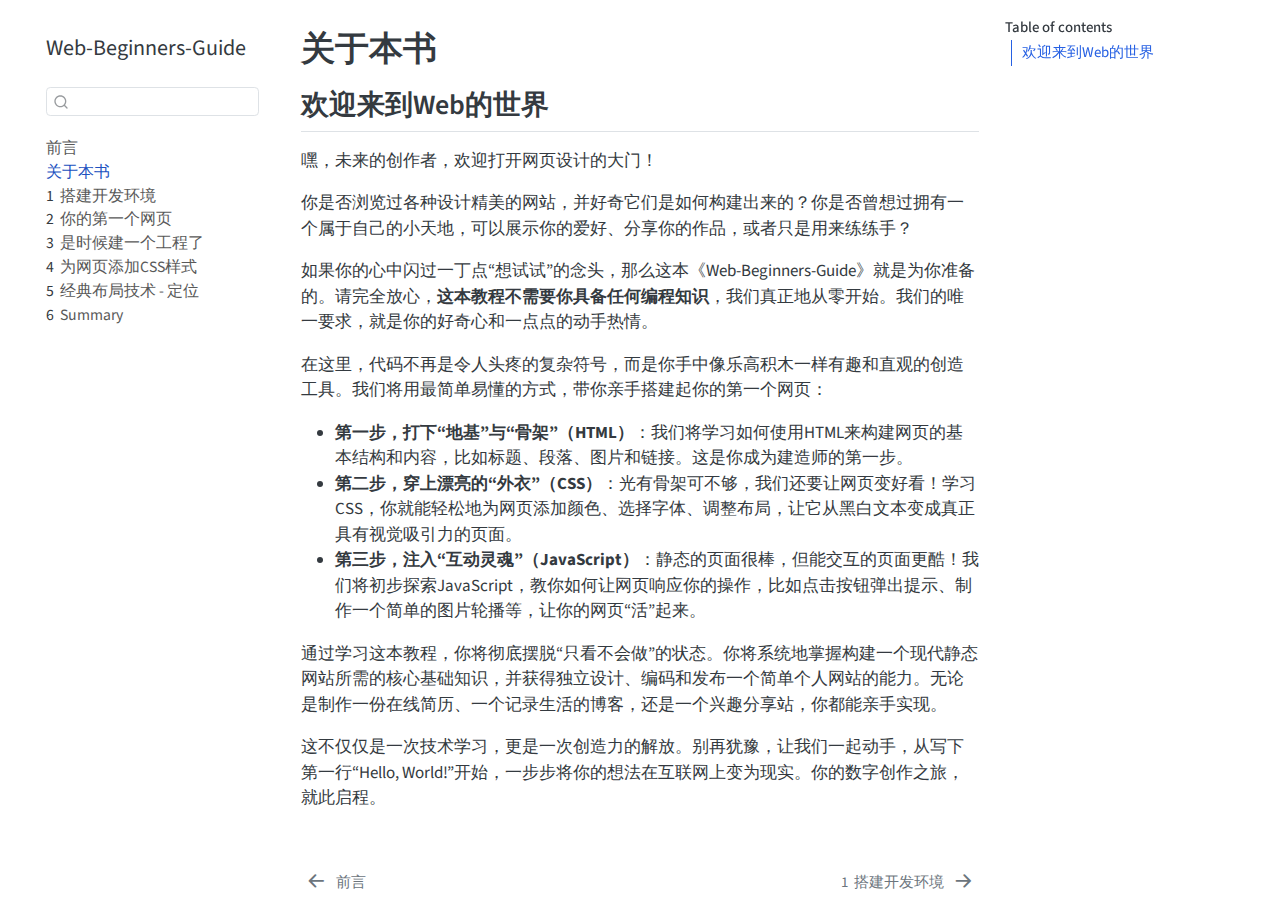
<file: intro.html>
<!DOCTYPE html>
<html xmlns="http://www.w3.org/1999/xhtml" lang="en" xml:lang="en"><head>

<meta charset="utf-8">
<meta name="generator" content="quarto-1.4.552">

<meta name="viewport" content="width=device-width, initial-scale=1.0, user-scalable=yes">


<title>Web-Beginners-Guide - 关于本书</title>
<style>
code{white-space: pre-wrap;}
span.smallcaps{font-variant: small-caps;}
div.columns{display: flex; gap: min(4vw, 1.5em);}
div.column{flex: auto; overflow-x: auto;}
div.hanging-indent{margin-left: 1.5em; text-indent: -1.5em;}
ul.task-list{list-style: none;}
ul.task-list li input[type="checkbox"] {
  width: 0.8em;
  margin: 0 0.8em 0.2em -1em; /* quarto-specific, see https://github.com/quarto-dev/quarto-cli/issues/4556 */ 
  vertical-align: middle;
}
</style>


<script src="site_libs/quarto-nav/quarto-nav.js"></script>
<script src="site_libs/quarto-nav/headroom.min.js"></script>
<script src="site_libs/clipboard/clipboard.min.js"></script>
<script src="site_libs/quarto-search/autocomplete.umd.js"></script>
<script src="site_libs/quarto-search/fuse.min.js"></script>
<script src="site_libs/quarto-search/quarto-search.js"></script>
<meta name="quarto:offset" content="./">
<link href="./chapter1.html" rel="next">
<link href="./index.html" rel="prev">
<script src="site_libs/quarto-html/quarto.js"></script>
<script src="site_libs/quarto-html/popper.min.js"></script>
<script src="site_libs/quarto-html/tippy.umd.min.js"></script>
<script src="site_libs/quarto-html/anchor.min.js"></script>
<link href="site_libs/quarto-html/tippy.css" rel="stylesheet">
<link href="site_libs/quarto-html/quarto-syntax-highlighting.css" rel="stylesheet" id="quarto-text-highlighting-styles">
<script src="site_libs/bootstrap/bootstrap.min.js"></script>
<link href="site_libs/bootstrap/bootstrap-icons.css" rel="stylesheet">
<link href="site_libs/bootstrap/bootstrap.min.css" rel="stylesheet" id="quarto-bootstrap" data-mode="light">
<script id="quarto-search-options" type="application/json">{
  "location": "sidebar",
  "copy-button": false,
  "collapse-after": 3,
  "panel-placement": "start",
  "type": "textbox",
  "limit": 50,
  "keyboard-shortcut": [
    "f",
    "/",
    "s"
  ],
  "show-item-context": false,
  "language": {
    "search-no-results-text": "No results",
    "search-matching-documents-text": "matching documents",
    "search-copy-link-title": "Copy link to search",
    "search-hide-matches-text": "Hide additional matches",
    "search-more-match-text": "more match in this document",
    "search-more-matches-text": "more matches in this document",
    "search-clear-button-title": "Clear",
    "search-text-placeholder": "",
    "search-detached-cancel-button-title": "Cancel",
    "search-submit-button-title": "Submit",
    "search-label": "Search"
  }
}</script>


</head>

<body class="nav-sidebar floating">

<div id="quarto-search-results"></div>
  <header id="quarto-header" class="headroom fixed-top">
  <nav class="quarto-secondary-nav">
    <div class="container-fluid d-flex">
      <button type="button" class="quarto-btn-toggle btn" data-bs-toggle="collapse" data-bs-target=".quarto-sidebar-collapse-item" aria-controls="quarto-sidebar" aria-expanded="false" aria-label="Toggle sidebar navigation" onclick="if (window.quartoToggleHeadroom) { window.quartoToggleHeadroom(); }">
        <i class="bi bi-layout-text-sidebar-reverse"></i>
      </button>
        <nav class="quarto-page-breadcrumbs" aria-label="breadcrumb"><ol class="breadcrumb"><li class="breadcrumb-item"><a href="./intro.html">关于本书</a></li></ol></nav>
        <a class="flex-grow-1" role="button" data-bs-toggle="collapse" data-bs-target=".quarto-sidebar-collapse-item" aria-controls="quarto-sidebar" aria-expanded="false" aria-label="Toggle sidebar navigation" onclick="if (window.quartoToggleHeadroom) { window.quartoToggleHeadroom(); }">      
        </a>
      <button type="button" class="btn quarto-search-button" aria-label="" onclick="window.quartoOpenSearch();">
        <i class="bi bi-search"></i>
      </button>
    </div>
  </nav>
</header>
<!-- content -->
<div id="quarto-content" class="quarto-container page-columns page-rows-contents page-layout-article">
<!-- sidebar -->
  <nav id="quarto-sidebar" class="sidebar collapse collapse-horizontal quarto-sidebar-collapse-item sidebar-navigation floating overflow-auto">
    <div class="pt-lg-2 mt-2 text-left sidebar-header">
    <div class="sidebar-title mb-0 py-0">
      <a href="./">Web-Beginners-Guide</a> 
    </div>
      </div>
        <div class="mt-2 flex-shrink-0 align-items-center">
        <div class="sidebar-search">
        <div id="quarto-search" class="" title="Search"></div>
        </div>
        </div>
    <div class="sidebar-menu-container"> 
    <ul class="list-unstyled mt-1">
        <li class="sidebar-item">
  <div class="sidebar-item-container"> 
  <a href="./index.html" class="sidebar-item-text sidebar-link">
 <span class="menu-text">前言</span></a>
  </div>
</li>
        <li class="sidebar-item">
  <div class="sidebar-item-container"> 
  <a href="./intro.html" class="sidebar-item-text sidebar-link active">
 <span class="menu-text">关于本书</span></a>
  </div>
</li>
        <li class="sidebar-item">
  <div class="sidebar-item-container"> 
  <a href="./chapter1.html" class="sidebar-item-text sidebar-link">
 <span class="menu-text"><span class="chapter-number">1</span>&nbsp; <span class="chapter-title">搭建开发环境</span></span></a>
  </div>
</li>
        <li class="sidebar-item">
  <div class="sidebar-item-container"> 
  <a href="./chapter2.html" class="sidebar-item-text sidebar-link">
 <span class="menu-text"><span class="chapter-number">2</span>&nbsp; <span class="chapter-title">你的第一个网页</span></span></a>
  </div>
</li>
        <li class="sidebar-item">
  <div class="sidebar-item-container"> 
  <a href="./chapter3.html" class="sidebar-item-text sidebar-link">
 <span class="menu-text"><span class="chapter-number">3</span>&nbsp; <span class="chapter-title">是时候建一个工程了</span></span></a>
  </div>
</li>
        <li class="sidebar-item">
  <div class="sidebar-item-container"> 
  <a href="./chapter4.html" class="sidebar-item-text sidebar-link">
 <span class="menu-text"><span class="chapter-number">4</span>&nbsp; <span class="chapter-title">为网页添加CSS样式</span></span></a>
  </div>
</li>
        <li class="sidebar-item">
  <div class="sidebar-item-container"> 
  <a href="./chapter5.html" class="sidebar-item-text sidebar-link">
 <span class="menu-text"><span class="chapter-number">5</span>&nbsp; <span class="chapter-title">经典布局技术 - 定位</span></span></a>
  </div>
</li>
        <li class="sidebar-item">
  <div class="sidebar-item-container"> 
  <a href="./summary.html" class="sidebar-item-text sidebar-link">
 <span class="menu-text"><span class="chapter-number">6</span>&nbsp; <span class="chapter-title">Summary</span></span></a>
  </div>
</li>
    </ul>
    </div>
</nav>
<div id="quarto-sidebar-glass" class="quarto-sidebar-collapse-item" data-bs-toggle="collapse" data-bs-target=".quarto-sidebar-collapse-item"></div>
<!-- margin-sidebar -->
    <div id="quarto-margin-sidebar" class="sidebar margin-sidebar">
        <nav id="TOC" role="doc-toc" class="toc-active">
    <h2 id="toc-title">Table of contents</h2>
   
  <ul>
  <li><a href="#欢迎来到web的世界" id="toc-欢迎来到web的世界" class="nav-link active" data-scroll-target="#欢迎来到web的世界">欢迎来到Web的世界</a></li>
  </ul>
</nav>
    </div>
<!-- main -->
<main class="content" id="quarto-document-content">

<header id="title-block-header" class="quarto-title-block default">
<div class="quarto-title">
<h1 class="title">关于本书</h1>
</div>



<div class="quarto-title-meta">

    
  
    
  </div>
  


</header>


<section id="欢迎来到web的世界" class="level2">
<h2 class="anchored" data-anchor-id="欢迎来到web的世界">欢迎来到Web的世界</h2>
<p>嘿，未来的创作者，欢迎打开网页设计的大门！</p>
<p>你是否浏览过各种设计精美的网站，并好奇它们是如何构建出来的？你是否曾想过拥有一个属于自己的小天地，可以展示你的爱好、分享你的作品，或者只是用来练练手？</p>
<p>如果你的心中闪过一丁点“想试试”的念头，那么这本《Web-Beginners-Guide》就是为你准备的。请完全放心，<strong>这本教程不需要你具备任何编程知识</strong>，我们真正地从零开始。我们的唯一要求，就是你的好奇心和一点点的动手热情。</p>
<p>在这里，代码不再是令人头疼的复杂符号，而是你手中像乐高积木一样有趣和直观的创造工具。我们将用最简单易懂的方式，带你亲手搭建起你的第一个网页：</p>
<ul>
<li><strong>第一步，打下“地基”与“骨架”（HTML）</strong>：我们将学习如何使用HTML来构建网页的基本结构和内容，比如标题、段落、图片和链接。这是你成为建造师的第一步。</li>
<li><strong>第二步，穿上漂亮的“外衣”（CSS）</strong>：光有骨架可不够，我们还要让网页变好看！学习CSS，你就能轻松地为网页添加颜色、选择字体、调整布局，让它从黑白文本变成真正具有视觉吸引力的页面。</li>
<li><strong>第三步，注入“互动灵魂”（JavaScript）</strong>：静态的页面很棒，但能交互的页面更酷！我们将初步探索JavaScript，教你如何让网页响应你的操作，比如点击按钮弹出提示、制作一个简单的图片轮播等，让你的网页“活”起来。</li>
</ul>
<p>通过学习这本教程，你将彻底摆脱“只看不会做”的状态。你将系统地掌握构建一个现代静态网站所需的核心基础知识，并获得独立设计、编码和发布一个简单个人网站的能力。无论是制作一份在线简历、一个记录生活的博客，还是一个兴趣分享站，你都能亲手实现。</p>
<p>这不仅仅是一次技术学习，更是一次创造力的解放。别再犹豫，让我们一起动手，从写下第一行“Hello, World!”开始，一步步将你的想法在互联网上变为现实。你的数字创作之旅，就此启程。</p>


</section>

</main> <!-- /main -->
<script id="quarto-html-after-body" type="application/javascript">
window.document.addEventListener("DOMContentLoaded", function (event) {
  const toggleBodyColorMode = (bsSheetEl) => {
    const mode = bsSheetEl.getAttribute("data-mode");
    const bodyEl = window.document.querySelector("body");
    if (mode === "dark") {
      bodyEl.classList.add("quarto-dark");
      bodyEl.classList.remove("quarto-light");
    } else {
      bodyEl.classList.add("quarto-light");
      bodyEl.classList.remove("quarto-dark");
    }
  }
  const toggleBodyColorPrimary = () => {
    const bsSheetEl = window.document.querySelector("link#quarto-bootstrap");
    if (bsSheetEl) {
      toggleBodyColorMode(bsSheetEl);
    }
  }
  toggleBodyColorPrimary();  
  const icon = "";
  const anchorJS = new window.AnchorJS();
  anchorJS.options = {
    placement: 'right',
    icon: icon
  };
  anchorJS.add('.anchored');
  const isCodeAnnotation = (el) => {
    for (const clz of el.classList) {
      if (clz.startsWith('code-annotation-')) {                     
        return true;
      }
    }
    return false;
  }
  const clipboard = new window.ClipboardJS('.code-copy-button', {
    text: function(trigger) {
      const codeEl = trigger.previousElementSibling.cloneNode(true);
      for (const childEl of codeEl.children) {
        if (isCodeAnnotation(childEl)) {
          childEl.remove();
        }
      }
      return codeEl.innerText;
    }
  });
  clipboard.on('success', function(e) {
    // button target
    const button = e.trigger;
    // don't keep focus
    button.blur();
    // flash "checked"
    button.classList.add('code-copy-button-checked');
    var currentTitle = button.getAttribute("title");
    button.setAttribute("title", "Copied!");
    let tooltip;
    if (window.bootstrap) {
      button.setAttribute("data-bs-toggle", "tooltip");
      button.setAttribute("data-bs-placement", "left");
      button.setAttribute("data-bs-title", "Copied!");
      tooltip = new bootstrap.Tooltip(button, 
        { trigger: "manual", 
          customClass: "code-copy-button-tooltip",
          offset: [0, -8]});
      tooltip.show();    
    }
    setTimeout(function() {
      if (tooltip) {
        tooltip.hide();
        button.removeAttribute("data-bs-title");
        button.removeAttribute("data-bs-toggle");
        button.removeAttribute("data-bs-placement");
      }
      button.setAttribute("title", currentTitle);
      button.classList.remove('code-copy-button-checked');
    }, 1000);
    // clear code selection
    e.clearSelection();
  });
    var localhostRegex = new RegExp(/^(?:http|https):\/\/localhost\:?[0-9]*\//);
    var mailtoRegex = new RegExp(/^mailto:/);
      var filterRegex = new RegExp('/' + window.location.host + '/');
    var isInternal = (href) => {
        return filterRegex.test(href) || localhostRegex.test(href) || mailtoRegex.test(href);
    }
    // Inspect non-navigation links and adorn them if external
 	var links = window.document.querySelectorAll('a[href]:not(.nav-link):not(.navbar-brand):not(.toc-action):not(.sidebar-link):not(.sidebar-item-toggle):not(.pagination-link):not(.no-external):not([aria-hidden]):not(.dropdown-item):not(.quarto-navigation-tool)');
    for (var i=0; i<links.length; i++) {
      const link = links[i];
      if (!isInternal(link.href)) {
        // undo the damage that might have been done by quarto-nav.js in the case of
        // links that we want to consider external
        if (link.dataset.originalHref !== undefined) {
          link.href = link.dataset.originalHref;
        }
      }
    }
  function tippyHover(el, contentFn, onTriggerFn, onUntriggerFn) {
    const config = {
      allowHTML: true,
      maxWidth: 500,
      delay: 100,
      arrow: false,
      appendTo: function(el) {
          return el.parentElement;
      },
      interactive: true,
      interactiveBorder: 10,
      theme: 'quarto',
      placement: 'bottom-start',
    };
    if (contentFn) {
      config.content = contentFn;
    }
    if (onTriggerFn) {
      config.onTrigger = onTriggerFn;
    }
    if (onUntriggerFn) {
      config.onUntrigger = onUntriggerFn;
    }
    window.tippy(el, config); 
  }
  const noterefs = window.document.querySelectorAll('a[role="doc-noteref"]');
  for (var i=0; i<noterefs.length; i++) {
    const ref = noterefs[i];
    tippyHover(ref, function() {
      // use id or data attribute instead here
      let href = ref.getAttribute('data-footnote-href') || ref.getAttribute('href');
      try { href = new URL(href).hash; } catch {}
      const id = href.replace(/^#\/?/, "");
      const note = window.document.getElementById(id);
      if (note) {
        return note.innerHTML;
      } else {
        return "";
      }
    });
  }
  const xrefs = window.document.querySelectorAll('a.quarto-xref');
  const processXRef = (id, note) => {
    // Strip column container classes
    const stripColumnClz = (el) => {
      el.classList.remove("page-full", "page-columns");
      if (el.children) {
        for (const child of el.children) {
          stripColumnClz(child);
        }
      }
    }
    stripColumnClz(note)
    if (id === null || id.startsWith('sec-')) {
      // Special case sections, only their first couple elements
      const container = document.createElement("div");
      if (note.children && note.children.length > 2) {
        container.appendChild(note.children[0].cloneNode(true));
        for (let i = 1; i < note.children.length; i++) {
          const child = note.children[i];
          if (child.tagName === "P" && child.innerText === "") {
            continue;
          } else {
            container.appendChild(child.cloneNode(true));
            break;
          }
        }
        if (window.Quarto?.typesetMath) {
          window.Quarto.typesetMath(container);
        }
        return container.innerHTML
      } else {
        if (window.Quarto?.typesetMath) {
          window.Quarto.typesetMath(note);
        }
        return note.innerHTML;
      }
    } else {
      // Remove any anchor links if they are present
      const anchorLink = note.querySelector('a.anchorjs-link');
      if (anchorLink) {
        anchorLink.remove();
      }
      if (window.Quarto?.typesetMath) {
        window.Quarto.typesetMath(note);
      }
      // TODO in 1.5, we should make sure this works without a callout special case
      if (note.classList.contains("callout")) {
        return note.outerHTML;
      } else {
        return note.innerHTML;
      }
    }
  }
  for (var i=0; i<xrefs.length; i++) {
    const xref = xrefs[i];
    tippyHover(xref, undefined, function(instance) {
      instance.disable();
      let url = xref.getAttribute('href');
      let hash = undefined; 
      if (url.startsWith('#')) {
        hash = url;
      } else {
        try { hash = new URL(url).hash; } catch {}
      }
      if (hash) {
        const id = hash.replace(/^#\/?/, "");
        const note = window.document.getElementById(id);
        if (note !== null) {
          try {
            const html = processXRef(id, note.cloneNode(true));
            instance.setContent(html);
          } finally {
            instance.enable();
            instance.show();
          }
        } else {
          // See if we can fetch this
          fetch(url.split('#')[0])
          .then(res => res.text())
          .then(html => {
            const parser = new DOMParser();
            const htmlDoc = parser.parseFromString(html, "text/html");
            const note = htmlDoc.getElementById(id);
            if (note !== null) {
              const html = processXRef(id, note);
              instance.setContent(html);
            } 
          }).finally(() => {
            instance.enable();
            instance.show();
          });
        }
      } else {
        // See if we can fetch a full url (with no hash to target)
        // This is a special case and we should probably do some content thinning / targeting
        fetch(url)
        .then(res => res.text())
        .then(html => {
          const parser = new DOMParser();
          const htmlDoc = parser.parseFromString(html, "text/html");
          const note = htmlDoc.querySelector('main.content');
          if (note !== null) {
            // This should only happen for chapter cross references
            // (since there is no id in the URL)
            // remove the first header
            if (note.children.length > 0 && note.children[0].tagName === "HEADER") {
              note.children[0].remove();
            }
            const html = processXRef(null, note);
            instance.setContent(html);
          } 
        }).finally(() => {
          instance.enable();
          instance.show();
        });
      }
    }, function(instance) {
    });
  }
      let selectedAnnoteEl;
      const selectorForAnnotation = ( cell, annotation) => {
        let cellAttr = 'data-code-cell="' + cell + '"';
        let lineAttr = 'data-code-annotation="' +  annotation + '"';
        const selector = 'span[' + cellAttr + '][' + lineAttr + ']';
        return selector;
      }
      const selectCodeLines = (annoteEl) => {
        const doc = window.document;
        const targetCell = annoteEl.getAttribute("data-target-cell");
        const targetAnnotation = annoteEl.getAttribute("data-target-annotation");
        const annoteSpan = window.document.querySelector(selectorForAnnotation(targetCell, targetAnnotation));
        const lines = annoteSpan.getAttribute("data-code-lines").split(",");
        const lineIds = lines.map((line) => {
          return targetCell + "-" + line;
        })
        let top = null;
        let height = null;
        let parent = null;
        if (lineIds.length > 0) {
            //compute the position of the single el (top and bottom and make a div)
            const el = window.document.getElementById(lineIds[0]);
            top = el.offsetTop;
            height = el.offsetHeight;
            parent = el.parentElement.parentElement;
          if (lineIds.length > 1) {
            const lastEl = window.document.getElementById(lineIds[lineIds.length - 1]);
            const bottom = lastEl.offsetTop + lastEl.offsetHeight;
            height = bottom - top;
          }
          if (top !== null && height !== null && parent !== null) {
            // cook up a div (if necessary) and position it 
            let div = window.document.getElementById("code-annotation-line-highlight");
            if (div === null) {
              div = window.document.createElement("div");
              div.setAttribute("id", "code-annotation-line-highlight");
              div.style.position = 'absolute';
              parent.appendChild(div);
            }
            div.style.top = top - 2 + "px";
            div.style.height = height + 4 + "px";
            div.style.left = 0;
            let gutterDiv = window.document.getElementById("code-annotation-line-highlight-gutter");
            if (gutterDiv === null) {
              gutterDiv = window.document.createElement("div");
              gutterDiv.setAttribute("id", "code-annotation-line-highlight-gutter");
              gutterDiv.style.position = 'absolute';
              const codeCell = window.document.getElementById(targetCell);
              const gutter = codeCell.querySelector('.code-annotation-gutter');
              gutter.appendChild(gutterDiv);
            }
            gutterDiv.style.top = top - 2 + "px";
            gutterDiv.style.height = height + 4 + "px";
          }
          selectedAnnoteEl = annoteEl;
        }
      };
      const unselectCodeLines = () => {
        const elementsIds = ["code-annotation-line-highlight", "code-annotation-line-highlight-gutter"];
        elementsIds.forEach((elId) => {
          const div = window.document.getElementById(elId);
          if (div) {
            div.remove();
          }
        });
        selectedAnnoteEl = undefined;
      };
        // Handle positioning of the toggle
    window.addEventListener(
      "resize",
      throttle(() => {
        elRect = undefined;
        if (selectedAnnoteEl) {
          selectCodeLines(selectedAnnoteEl);
        }
      }, 10)
    );
    function throttle(fn, ms) {
    let throttle = false;
    let timer;
      return (...args) => {
        if(!throttle) { // first call gets through
            fn.apply(this, args);
            throttle = true;
        } else { // all the others get throttled
            if(timer) clearTimeout(timer); // cancel #2
            timer = setTimeout(() => {
              fn.apply(this, args);
              timer = throttle = false;
            }, ms);
        }
      };
    }
      // Attach click handler to the DT
      const annoteDls = window.document.querySelectorAll('dt[data-target-cell]');
      for (const annoteDlNode of annoteDls) {
        annoteDlNode.addEventListener('click', (event) => {
          const clickedEl = event.target;
          if (clickedEl !== selectedAnnoteEl) {
            unselectCodeLines();
            const activeEl = window.document.querySelector('dt[data-target-cell].code-annotation-active');
            if (activeEl) {
              activeEl.classList.remove('code-annotation-active');
            }
            selectCodeLines(clickedEl);
            clickedEl.classList.add('code-annotation-active');
          } else {
            // Unselect the line
            unselectCodeLines();
            clickedEl.classList.remove('code-annotation-active');
          }
        });
      }
  const findCites = (el) => {
    const parentEl = el.parentElement;
    if (parentEl) {
      const cites = parentEl.dataset.cites;
      if (cites) {
        return {
          el,
          cites: cites.split(' ')
        };
      } else {
        return findCites(el.parentElement)
      }
    } else {
      return undefined;
    }
  };
  var bibliorefs = window.document.querySelectorAll('a[role="doc-biblioref"]');
  for (var i=0; i<bibliorefs.length; i++) {
    const ref = bibliorefs[i];
    const citeInfo = findCites(ref);
    if (citeInfo) {
      tippyHover(citeInfo.el, function() {
        var popup = window.document.createElement('div');
        citeInfo.cites.forEach(function(cite) {
          var citeDiv = window.document.createElement('div');
          citeDiv.classList.add('hanging-indent');
          citeDiv.classList.add('csl-entry');
          var biblioDiv = window.document.getElementById('ref-' + cite);
          if (biblioDiv) {
            citeDiv.innerHTML = biblioDiv.innerHTML;
          }
          popup.appendChild(citeDiv);
        });
        return popup.innerHTML;
      });
    }
  }
});
</script>
<nav class="page-navigation">
  <div class="nav-page nav-page-previous">
      <a href="./index.html" class="pagination-link" aria-label="前言">
        <i class="bi bi-arrow-left-short"></i> <span class="nav-page-text">前言</span>
      </a>          
  </div>
  <div class="nav-page nav-page-next">
      <a href="./chapter1.html" class="pagination-link" aria-label="搭建开发环境">
        <span class="nav-page-text"><span class="chapter-number">1</span>&nbsp; <span class="chapter-title">搭建开发环境</span></span> <i class="bi bi-arrow-right-short"></i>
      </a>
  </div>
</nav>
</div> <!-- /content -->




</body></html>
</file>
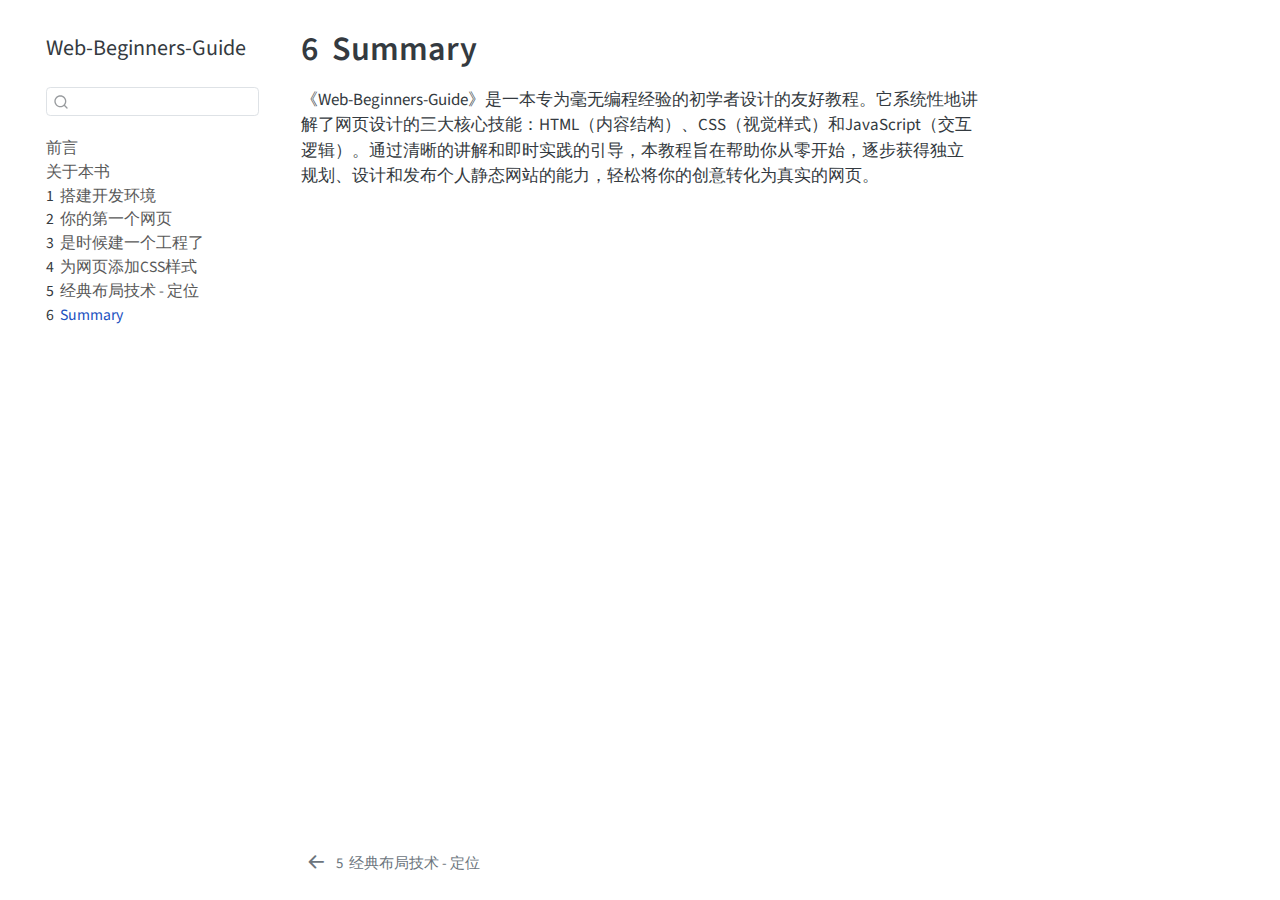
<file: summary.html>
<!DOCTYPE html>
<html xmlns="http://www.w3.org/1999/xhtml" lang="en" xml:lang="en"><head>

<meta charset="utf-8">
<meta name="generator" content="quarto-1.4.552">

<meta name="viewport" content="width=device-width, initial-scale=1.0, user-scalable=yes">


<title>Web-Beginners-Guide - 6&nbsp; Summary</title>
<style>
code{white-space: pre-wrap;}
span.smallcaps{font-variant: small-caps;}
div.columns{display: flex; gap: min(4vw, 1.5em);}
div.column{flex: auto; overflow-x: auto;}
div.hanging-indent{margin-left: 1.5em; text-indent: -1.5em;}
ul.task-list{list-style: none;}
ul.task-list li input[type="checkbox"] {
  width: 0.8em;
  margin: 0 0.8em 0.2em -1em; /* quarto-specific, see https://github.com/quarto-dev/quarto-cli/issues/4556 */ 
  vertical-align: middle;
}
</style>


<script src="site_libs/quarto-nav/quarto-nav.js"></script>
<script src="site_libs/quarto-nav/headroom.min.js"></script>
<script src="site_libs/clipboard/clipboard.min.js"></script>
<script src="site_libs/quarto-search/autocomplete.umd.js"></script>
<script src="site_libs/quarto-search/fuse.min.js"></script>
<script src="site_libs/quarto-search/quarto-search.js"></script>
<meta name="quarto:offset" content="./">
<link href="./chapter5.html" rel="prev">
<script src="site_libs/quarto-html/quarto.js"></script>
<script src="site_libs/quarto-html/popper.min.js"></script>
<script src="site_libs/quarto-html/tippy.umd.min.js"></script>
<script src="site_libs/quarto-html/anchor.min.js"></script>
<link href="site_libs/quarto-html/tippy.css" rel="stylesheet">
<link href="site_libs/quarto-html/quarto-syntax-highlighting.css" rel="stylesheet" id="quarto-text-highlighting-styles">
<script src="site_libs/bootstrap/bootstrap.min.js"></script>
<link href="site_libs/bootstrap/bootstrap-icons.css" rel="stylesheet">
<link href="site_libs/bootstrap/bootstrap.min.css" rel="stylesheet" id="quarto-bootstrap" data-mode="light">
<script id="quarto-search-options" type="application/json">{
  "location": "sidebar",
  "copy-button": false,
  "collapse-after": 3,
  "panel-placement": "start",
  "type": "textbox",
  "limit": 50,
  "keyboard-shortcut": [
    "f",
    "/",
    "s"
  ],
  "show-item-context": false,
  "language": {
    "search-no-results-text": "No results",
    "search-matching-documents-text": "matching documents",
    "search-copy-link-title": "Copy link to search",
    "search-hide-matches-text": "Hide additional matches",
    "search-more-match-text": "more match in this document",
    "search-more-matches-text": "more matches in this document",
    "search-clear-button-title": "Clear",
    "search-text-placeholder": "",
    "search-detached-cancel-button-title": "Cancel",
    "search-submit-button-title": "Submit",
    "search-label": "Search"
  }
}</script>


</head>

<body class="nav-sidebar floating">

<div id="quarto-search-results"></div>
  <header id="quarto-header" class="headroom fixed-top">
  <nav class="quarto-secondary-nav">
    <div class="container-fluid d-flex">
      <button type="button" class="quarto-btn-toggle btn" data-bs-toggle="collapse" data-bs-target=".quarto-sidebar-collapse-item" aria-controls="quarto-sidebar" aria-expanded="false" aria-label="Toggle sidebar navigation" onclick="if (window.quartoToggleHeadroom) { window.quartoToggleHeadroom(); }">
        <i class="bi bi-layout-text-sidebar-reverse"></i>
      </button>
        <nav class="quarto-page-breadcrumbs" aria-label="breadcrumb"><ol class="breadcrumb"><li class="breadcrumb-item"><a href="./summary.html"><span class="chapter-number">6</span>&nbsp; <span class="chapter-title">Summary</span></a></li></ol></nav>
        <a class="flex-grow-1" role="button" data-bs-toggle="collapse" data-bs-target=".quarto-sidebar-collapse-item" aria-controls="quarto-sidebar" aria-expanded="false" aria-label="Toggle sidebar navigation" onclick="if (window.quartoToggleHeadroom) { window.quartoToggleHeadroom(); }">      
        </a>
      <button type="button" class="btn quarto-search-button" aria-label="" onclick="window.quartoOpenSearch();">
        <i class="bi bi-search"></i>
      </button>
    </div>
  </nav>
</header>
<!-- content -->
<div id="quarto-content" class="quarto-container page-columns page-rows-contents page-layout-article">
<!-- sidebar -->
  <nav id="quarto-sidebar" class="sidebar collapse collapse-horizontal quarto-sidebar-collapse-item sidebar-navigation floating overflow-auto">
    <div class="pt-lg-2 mt-2 text-left sidebar-header">
    <div class="sidebar-title mb-0 py-0">
      <a href="./">Web-Beginners-Guide</a> 
    </div>
      </div>
        <div class="mt-2 flex-shrink-0 align-items-center">
        <div class="sidebar-search">
        <div id="quarto-search" class="" title="Search"></div>
        </div>
        </div>
    <div class="sidebar-menu-container"> 
    <ul class="list-unstyled mt-1">
        <li class="sidebar-item">
  <div class="sidebar-item-container"> 
  <a href="./index.html" class="sidebar-item-text sidebar-link">
 <span class="menu-text">前言</span></a>
  </div>
</li>
        <li class="sidebar-item">
  <div class="sidebar-item-container"> 
  <a href="./intro.html" class="sidebar-item-text sidebar-link">
 <span class="menu-text">关于本书</span></a>
  </div>
</li>
        <li class="sidebar-item">
  <div class="sidebar-item-container"> 
  <a href="./chapter1.html" class="sidebar-item-text sidebar-link">
 <span class="menu-text"><span class="chapter-number">1</span>&nbsp; <span class="chapter-title">搭建开发环境</span></span></a>
  </div>
</li>
        <li class="sidebar-item">
  <div class="sidebar-item-container"> 
  <a href="./chapter2.html" class="sidebar-item-text sidebar-link">
 <span class="menu-text"><span class="chapter-number">2</span>&nbsp; <span class="chapter-title">你的第一个网页</span></span></a>
  </div>
</li>
        <li class="sidebar-item">
  <div class="sidebar-item-container"> 
  <a href="./chapter3.html" class="sidebar-item-text sidebar-link">
 <span class="menu-text"><span class="chapter-number">3</span>&nbsp; <span class="chapter-title">是时候建一个工程了</span></span></a>
  </div>
</li>
        <li class="sidebar-item">
  <div class="sidebar-item-container"> 
  <a href="./chapter4.html" class="sidebar-item-text sidebar-link">
 <span class="menu-text"><span class="chapter-number">4</span>&nbsp; <span class="chapter-title">为网页添加CSS样式</span></span></a>
  </div>
</li>
        <li class="sidebar-item">
  <div class="sidebar-item-container"> 
  <a href="./chapter5.html" class="sidebar-item-text sidebar-link">
 <span class="menu-text"><span class="chapter-number">5</span>&nbsp; <span class="chapter-title">经典布局技术 - 定位</span></span></a>
  </div>
</li>
        <li class="sidebar-item">
  <div class="sidebar-item-container"> 
  <a href="./summary.html" class="sidebar-item-text sidebar-link active">
 <span class="menu-text"><span class="chapter-number">6</span>&nbsp; <span class="chapter-title">Summary</span></span></a>
  </div>
</li>
    </ul>
    </div>
</nav>
<div id="quarto-sidebar-glass" class="quarto-sidebar-collapse-item" data-bs-toggle="collapse" data-bs-target=".quarto-sidebar-collapse-item"></div>
<!-- margin-sidebar -->
    <div id="quarto-margin-sidebar" class="sidebar margin-sidebar">
        
    </div>
<!-- main -->
<main class="content" id="quarto-document-content">

<header id="title-block-header" class="quarto-title-block default">
<div class="quarto-title">
<h1 class="title"><span class="chapter-number">6</span>&nbsp; <span class="chapter-title">Summary</span></h1>
</div>



<div class="quarto-title-meta">

    
  
    
  </div>
  


</header>


<p>《Web-Beginners-Guide》是一本专为毫无编程经验的初学者设计的友好教程。它系统性地讲解了网页设计的三大核心技能：HTML（内容结构）、CSS（视觉样式）和JavaScript（交互逻辑）。通过清晰的讲解和即时实践的引导，本教程旨在帮助你从零开始，逐步获得独立规划、设计和发布个人静态网站的能力，轻松将你的创意转化为真实的网页。</p>



</main> <!-- /main -->
<script id="quarto-html-after-body" type="application/javascript">
window.document.addEventListener("DOMContentLoaded", function (event) {
  const toggleBodyColorMode = (bsSheetEl) => {
    const mode = bsSheetEl.getAttribute("data-mode");
    const bodyEl = window.document.querySelector("body");
    if (mode === "dark") {
      bodyEl.classList.add("quarto-dark");
      bodyEl.classList.remove("quarto-light");
    } else {
      bodyEl.classList.add("quarto-light");
      bodyEl.classList.remove("quarto-dark");
    }
  }
  const toggleBodyColorPrimary = () => {
    const bsSheetEl = window.document.querySelector("link#quarto-bootstrap");
    if (bsSheetEl) {
      toggleBodyColorMode(bsSheetEl);
    }
  }
  toggleBodyColorPrimary();  
  const icon = "";
  const anchorJS = new window.AnchorJS();
  anchorJS.options = {
    placement: 'right',
    icon: icon
  };
  anchorJS.add('.anchored');
  const isCodeAnnotation = (el) => {
    for (const clz of el.classList) {
      if (clz.startsWith('code-annotation-')) {                     
        return true;
      }
    }
    return false;
  }
  const clipboard = new window.ClipboardJS('.code-copy-button', {
    text: function(trigger) {
      const codeEl = trigger.previousElementSibling.cloneNode(true);
      for (const childEl of codeEl.children) {
        if (isCodeAnnotation(childEl)) {
          childEl.remove();
        }
      }
      return codeEl.innerText;
    }
  });
  clipboard.on('success', function(e) {
    // button target
    const button = e.trigger;
    // don't keep focus
    button.blur();
    // flash "checked"
    button.classList.add('code-copy-button-checked');
    var currentTitle = button.getAttribute("title");
    button.setAttribute("title", "Copied!");
    let tooltip;
    if (window.bootstrap) {
      button.setAttribute("data-bs-toggle", "tooltip");
      button.setAttribute("data-bs-placement", "left");
      button.setAttribute("data-bs-title", "Copied!");
      tooltip = new bootstrap.Tooltip(button, 
        { trigger: "manual", 
          customClass: "code-copy-button-tooltip",
          offset: [0, -8]});
      tooltip.show();    
    }
    setTimeout(function() {
      if (tooltip) {
        tooltip.hide();
        button.removeAttribute("data-bs-title");
        button.removeAttribute("data-bs-toggle");
        button.removeAttribute("data-bs-placement");
      }
      button.setAttribute("title", currentTitle);
      button.classList.remove('code-copy-button-checked');
    }, 1000);
    // clear code selection
    e.clearSelection();
  });
    var localhostRegex = new RegExp(/^(?:http|https):\/\/localhost\:?[0-9]*\//);
    var mailtoRegex = new RegExp(/^mailto:/);
      var filterRegex = new RegExp('/' + window.location.host + '/');
    var isInternal = (href) => {
        return filterRegex.test(href) || localhostRegex.test(href) || mailtoRegex.test(href);
    }
    // Inspect non-navigation links and adorn them if external
 	var links = window.document.querySelectorAll('a[href]:not(.nav-link):not(.navbar-brand):not(.toc-action):not(.sidebar-link):not(.sidebar-item-toggle):not(.pagination-link):not(.no-external):not([aria-hidden]):not(.dropdown-item):not(.quarto-navigation-tool)');
    for (var i=0; i<links.length; i++) {
      const link = links[i];
      if (!isInternal(link.href)) {
        // undo the damage that might have been done by quarto-nav.js in the case of
        // links that we want to consider external
        if (link.dataset.originalHref !== undefined) {
          link.href = link.dataset.originalHref;
        }
      }
    }
  function tippyHover(el, contentFn, onTriggerFn, onUntriggerFn) {
    const config = {
      allowHTML: true,
      maxWidth: 500,
      delay: 100,
      arrow: false,
      appendTo: function(el) {
          return el.parentElement;
      },
      interactive: true,
      interactiveBorder: 10,
      theme: 'quarto',
      placement: 'bottom-start',
    };
    if (contentFn) {
      config.content = contentFn;
    }
    if (onTriggerFn) {
      config.onTrigger = onTriggerFn;
    }
    if (onUntriggerFn) {
      config.onUntrigger = onUntriggerFn;
    }
    window.tippy(el, config); 
  }
  const noterefs = window.document.querySelectorAll('a[role="doc-noteref"]');
  for (var i=0; i<noterefs.length; i++) {
    const ref = noterefs[i];
    tippyHover(ref, function() {
      // use id or data attribute instead here
      let href = ref.getAttribute('data-footnote-href') || ref.getAttribute('href');
      try { href = new URL(href).hash; } catch {}
      const id = href.replace(/^#\/?/, "");
      const note = window.document.getElementById(id);
      if (note) {
        return note.innerHTML;
      } else {
        return "";
      }
    });
  }
  const xrefs = window.document.querySelectorAll('a.quarto-xref');
  const processXRef = (id, note) => {
    // Strip column container classes
    const stripColumnClz = (el) => {
      el.classList.remove("page-full", "page-columns");
      if (el.children) {
        for (const child of el.children) {
          stripColumnClz(child);
        }
      }
    }
    stripColumnClz(note)
    if (id === null || id.startsWith('sec-')) {
      // Special case sections, only their first couple elements
      const container = document.createElement("div");
      if (note.children && note.children.length > 2) {
        container.appendChild(note.children[0].cloneNode(true));
        for (let i = 1; i < note.children.length; i++) {
          const child = note.children[i];
          if (child.tagName === "P" && child.innerText === "") {
            continue;
          } else {
            container.appendChild(child.cloneNode(true));
            break;
          }
        }
        if (window.Quarto?.typesetMath) {
          window.Quarto.typesetMath(container);
        }
        return container.innerHTML
      } else {
        if (window.Quarto?.typesetMath) {
          window.Quarto.typesetMath(note);
        }
        return note.innerHTML;
      }
    } else {
      // Remove any anchor links if they are present
      const anchorLink = note.querySelector('a.anchorjs-link');
      if (anchorLink) {
        anchorLink.remove();
      }
      if (window.Quarto?.typesetMath) {
        window.Quarto.typesetMath(note);
      }
      // TODO in 1.5, we should make sure this works without a callout special case
      if (note.classList.contains("callout")) {
        return note.outerHTML;
      } else {
        return note.innerHTML;
      }
    }
  }
  for (var i=0; i<xrefs.length; i++) {
    const xref = xrefs[i];
    tippyHover(xref, undefined, function(instance) {
      instance.disable();
      let url = xref.getAttribute('href');
      let hash = undefined; 
      if (url.startsWith('#')) {
        hash = url;
      } else {
        try { hash = new URL(url).hash; } catch {}
      }
      if (hash) {
        const id = hash.replace(/^#\/?/, "");
        const note = window.document.getElementById(id);
        if (note !== null) {
          try {
            const html = processXRef(id, note.cloneNode(true));
            instance.setContent(html);
          } finally {
            instance.enable();
            instance.show();
          }
        } else {
          // See if we can fetch this
          fetch(url.split('#')[0])
          .then(res => res.text())
          .then(html => {
            const parser = new DOMParser();
            const htmlDoc = parser.parseFromString(html, "text/html");
            const note = htmlDoc.getElementById(id);
            if (note !== null) {
              const html = processXRef(id, note);
              instance.setContent(html);
            } 
          }).finally(() => {
            instance.enable();
            instance.show();
          });
        }
      } else {
        // See if we can fetch a full url (with no hash to target)
        // This is a special case and we should probably do some content thinning / targeting
        fetch(url)
        .then(res => res.text())
        .then(html => {
          const parser = new DOMParser();
          const htmlDoc = parser.parseFromString(html, "text/html");
          const note = htmlDoc.querySelector('main.content');
          if (note !== null) {
            // This should only happen for chapter cross references
            // (since there is no id in the URL)
            // remove the first header
            if (note.children.length > 0 && note.children[0].tagName === "HEADER") {
              note.children[0].remove();
            }
            const html = processXRef(null, note);
            instance.setContent(html);
          } 
        }).finally(() => {
          instance.enable();
          instance.show();
        });
      }
    }, function(instance) {
    });
  }
      let selectedAnnoteEl;
      const selectorForAnnotation = ( cell, annotation) => {
        let cellAttr = 'data-code-cell="' + cell + '"';
        let lineAttr = 'data-code-annotation="' +  annotation + '"';
        const selector = 'span[' + cellAttr + '][' + lineAttr + ']';
        return selector;
      }
      const selectCodeLines = (annoteEl) => {
        const doc = window.document;
        const targetCell = annoteEl.getAttribute("data-target-cell");
        const targetAnnotation = annoteEl.getAttribute("data-target-annotation");
        const annoteSpan = window.document.querySelector(selectorForAnnotation(targetCell, targetAnnotation));
        const lines = annoteSpan.getAttribute("data-code-lines").split(",");
        const lineIds = lines.map((line) => {
          return targetCell + "-" + line;
        })
        let top = null;
        let height = null;
        let parent = null;
        if (lineIds.length > 0) {
            //compute the position of the single el (top and bottom and make a div)
            const el = window.document.getElementById(lineIds[0]);
            top = el.offsetTop;
            height = el.offsetHeight;
            parent = el.parentElement.parentElement;
          if (lineIds.length > 1) {
            const lastEl = window.document.getElementById(lineIds[lineIds.length - 1]);
            const bottom = lastEl.offsetTop + lastEl.offsetHeight;
            height = bottom - top;
          }
          if (top !== null && height !== null && parent !== null) {
            // cook up a div (if necessary) and position it 
            let div = window.document.getElementById("code-annotation-line-highlight");
            if (div === null) {
              div = window.document.createElement("div");
              div.setAttribute("id", "code-annotation-line-highlight");
              div.style.position = 'absolute';
              parent.appendChild(div);
            }
            div.style.top = top - 2 + "px";
            div.style.height = height + 4 + "px";
            div.style.left = 0;
            let gutterDiv = window.document.getElementById("code-annotation-line-highlight-gutter");
            if (gutterDiv === null) {
              gutterDiv = window.document.createElement("div");
              gutterDiv.setAttribute("id", "code-annotation-line-highlight-gutter");
              gutterDiv.style.position = 'absolute';
              const codeCell = window.document.getElementById(targetCell);
              const gutter = codeCell.querySelector('.code-annotation-gutter');
              gutter.appendChild(gutterDiv);
            }
            gutterDiv.style.top = top - 2 + "px";
            gutterDiv.style.height = height + 4 + "px";
          }
          selectedAnnoteEl = annoteEl;
        }
      };
      const unselectCodeLines = () => {
        const elementsIds = ["code-annotation-line-highlight", "code-annotation-line-highlight-gutter"];
        elementsIds.forEach((elId) => {
          const div = window.document.getElementById(elId);
          if (div) {
            div.remove();
          }
        });
        selectedAnnoteEl = undefined;
      };
        // Handle positioning of the toggle
    window.addEventListener(
      "resize",
      throttle(() => {
        elRect = undefined;
        if (selectedAnnoteEl) {
          selectCodeLines(selectedAnnoteEl);
        }
      }, 10)
    );
    function throttle(fn, ms) {
    let throttle = false;
    let timer;
      return (...args) => {
        if(!throttle) { // first call gets through
            fn.apply(this, args);
            throttle = true;
        } else { // all the others get throttled
            if(timer) clearTimeout(timer); // cancel #2
            timer = setTimeout(() => {
              fn.apply(this, args);
              timer = throttle = false;
            }, ms);
        }
      };
    }
      // Attach click handler to the DT
      const annoteDls = window.document.querySelectorAll('dt[data-target-cell]');
      for (const annoteDlNode of annoteDls) {
        annoteDlNode.addEventListener('click', (event) => {
          const clickedEl = event.target;
          if (clickedEl !== selectedAnnoteEl) {
            unselectCodeLines();
            const activeEl = window.document.querySelector('dt[data-target-cell].code-annotation-active');
            if (activeEl) {
              activeEl.classList.remove('code-annotation-active');
            }
            selectCodeLines(clickedEl);
            clickedEl.classList.add('code-annotation-active');
          } else {
            // Unselect the line
            unselectCodeLines();
            clickedEl.classList.remove('code-annotation-active');
          }
        });
      }
  const findCites = (el) => {
    const parentEl = el.parentElement;
    if (parentEl) {
      const cites = parentEl.dataset.cites;
      if (cites) {
        return {
          el,
          cites: cites.split(' ')
        };
      } else {
        return findCites(el.parentElement)
      }
    } else {
      return undefined;
    }
  };
  var bibliorefs = window.document.querySelectorAll('a[role="doc-biblioref"]');
  for (var i=0; i<bibliorefs.length; i++) {
    const ref = bibliorefs[i];
    const citeInfo = findCites(ref);
    if (citeInfo) {
      tippyHover(citeInfo.el, function() {
        var popup = window.document.createElement('div');
        citeInfo.cites.forEach(function(cite) {
          var citeDiv = window.document.createElement('div');
          citeDiv.classList.add('hanging-indent');
          citeDiv.classList.add('csl-entry');
          var biblioDiv = window.document.getElementById('ref-' + cite);
          if (biblioDiv) {
            citeDiv.innerHTML = biblioDiv.innerHTML;
          }
          popup.appendChild(citeDiv);
        });
        return popup.innerHTML;
      });
    }
  }
});
</script>
<nav class="page-navigation">
  <div class="nav-page nav-page-previous">
      <a href="./chapter5.html" class="pagination-link" aria-label="经典布局技术 - 定位">
        <i class="bi bi-arrow-left-short"></i> <span class="nav-page-text"><span class="chapter-number">5</span>&nbsp; <span class="chapter-title">经典布局技术 - 定位</span></span>
      </a>          
  </div>
  <div class="nav-page nav-page-next">
  </div>
</nav>
</div> <!-- /content -->




</body></html>
</file>
<file: site_libs/quarto-html/tippy.css>
.tippy-box[data-animation=fade][data-state=hidden]{opacity:0}[data-tippy-root]{max-width:calc(100vw - 10px)}.tippy-box{position:relative;background-color:#333;color:#fff;border-radius:4px;font-size:14px;line-height:1.4;white-space:normal;outline:0;transition-property:transform,visibility,opacity}.tippy-box[data-placement^=top]>.tippy-arrow{bottom:0}.tippy-box[data-placement^=top]>.tippy-arrow:before{bottom:-7px;left:0;border-width:8px 8px 0;border-top-color:initial;transform-origin:center top}.tippy-box[data-placement^=bottom]>.tippy-arrow{top:0}.tippy-box[data-placement^=bottom]>.tippy-arrow:before{top:-7px;left:0;border-width:0 8px 8px;border-bottom-color:initial;transform-origin:center bottom}.tippy-box[data-placement^=left]>.tippy-arrow{right:0}.tippy-box[data-placement^=left]>.tippy-arrow:before{border-width:8px 0 8px 8px;border-left-color:initial;right:-7px;transform-origin:center left}.tippy-box[data-placement^=right]>.tippy-arrow{left:0}.tippy-box[data-placement^=right]>.tippy-arrow:before{left:-7px;border-width:8px 8px 8px 0;border-right-color:initial;transform-origin:center right}.tippy-box[data-inertia][data-state=visible]{transition-timing-function:cubic-bezier(.54,1.5,.38,1.11)}.tippy-arrow{width:16px;height:16px;color:#333}.tippy-arrow:before{content:"";position:absolute;border-color:transparent;border-style:solid}.tippy-content{position:relative;padding:5px 9px;z-index:1}
</file>
<file: site_libs/quarto-html/quarto-syntax-highlighting.css>
/* quarto syntax highlight colors */
:root {
  --quarto-hl-ot-color: #003B4F;
  --quarto-hl-at-color: #657422;
  --quarto-hl-ss-color: #20794D;
  --quarto-hl-an-color: #5E5E5E;
  --quarto-hl-fu-color: #4758AB;
  --quarto-hl-st-color: #20794D;
  --quarto-hl-cf-color: #003B4F;
  --quarto-hl-op-color: #5E5E5E;
  --quarto-hl-er-color: #AD0000;
  --quarto-hl-bn-color: #AD0000;
  --quarto-hl-al-color: #AD0000;
  --quarto-hl-va-color: #111111;
  --quarto-hl-bu-color: inherit;
  --quarto-hl-ex-color: inherit;
  --quarto-hl-pp-color: #AD0000;
  --quarto-hl-in-color: #5E5E5E;
  --quarto-hl-vs-color: #20794D;
  --quarto-hl-wa-color: #5E5E5E;
  --quarto-hl-do-color: #5E5E5E;
  --quarto-hl-im-color: #00769E;
  --quarto-hl-ch-color: #20794D;
  --quarto-hl-dt-color: #AD0000;
  --quarto-hl-fl-color: #AD0000;
  --quarto-hl-co-color: #5E5E5E;
  --quarto-hl-cv-color: #5E5E5E;
  --quarto-hl-cn-color: #8f5902;
  --quarto-hl-sc-color: #5E5E5E;
  --quarto-hl-dv-color: #AD0000;
  --quarto-hl-kw-color: #003B4F;
}

/* other quarto variables */
:root {
  --quarto-font-monospace: SFMono-Regular, Menlo, Monaco, Consolas, "Liberation Mono", "Courier New", monospace;
}

pre > code.sourceCode > span {
  color: #003B4F;
}

code span {
  color: #003B4F;
}

code.sourceCode > span {
  color: #003B4F;
}

div.sourceCode,
div.sourceCode pre.sourceCode {
  color: #003B4F;
}

code span.ot {
  color: #003B4F;
  font-style: inherit;
}

code span.at {
  color: #657422;
  font-style: inherit;
}

code span.ss {
  color: #20794D;
  font-style: inherit;
}

code span.an {
  color: #5E5E5E;
  font-style: inherit;
}

code span.fu {
  color: #4758AB;
  font-style: inherit;
}

code span.st {
  color: #20794D;
  font-style: inherit;
}

code span.cf {
  color: #003B4F;
  font-style: inherit;
}

code span.op {
  color: #5E5E5E;
  font-style: inherit;
}

code span.er {
  color: #AD0000;
  font-style: inherit;
}

code span.bn {
  color: #AD0000;
  font-style: inherit;
}

code span.al {
  color: #AD0000;
  font-style: inherit;
}

code span.va {
  color: #111111;
  font-style: inherit;
}

code span.bu {
  font-style: inherit;
}

code span.ex {
  font-style: inherit;
}

code span.pp {
  color: #AD0000;
  font-style: inherit;
}

code span.in {
  color: #5E5E5E;
  font-style: inherit;
}

code span.vs {
  color: #20794D;
  font-style: inherit;
}

code span.wa {
  color: #5E5E5E;
  font-style: italic;
}

code span.do {
  color: #5E5E5E;
  font-style: italic;
}

code span.im {
  color: #00769E;
  font-style: inherit;
}

code span.ch {
  color: #20794D;
  font-style: inherit;
}

code span.dt {
  color: #AD0000;
  font-style: inherit;
}

code span.fl {
  color: #AD0000;
  font-style: inherit;
}

code span.co {
  color: #5E5E5E;
  font-style: inherit;
}

code span.cv {
  color: #5E5E5E;
  font-style: italic;
}

code span.cn {
  color: #8f5902;
  font-style: inherit;
}

code span.sc {
  color: #5E5E5E;
  font-style: inherit;
}

code span.dv {
  color: #AD0000;
  font-style: inherit;
}

code span.kw {
  color: #003B4F;
  font-style: inherit;
}

.prevent-inlining {
  content: "</";
}

/*# sourceMappingURL=debc5d5d77c3f9108843748ff7464032.css.map */
</file>
